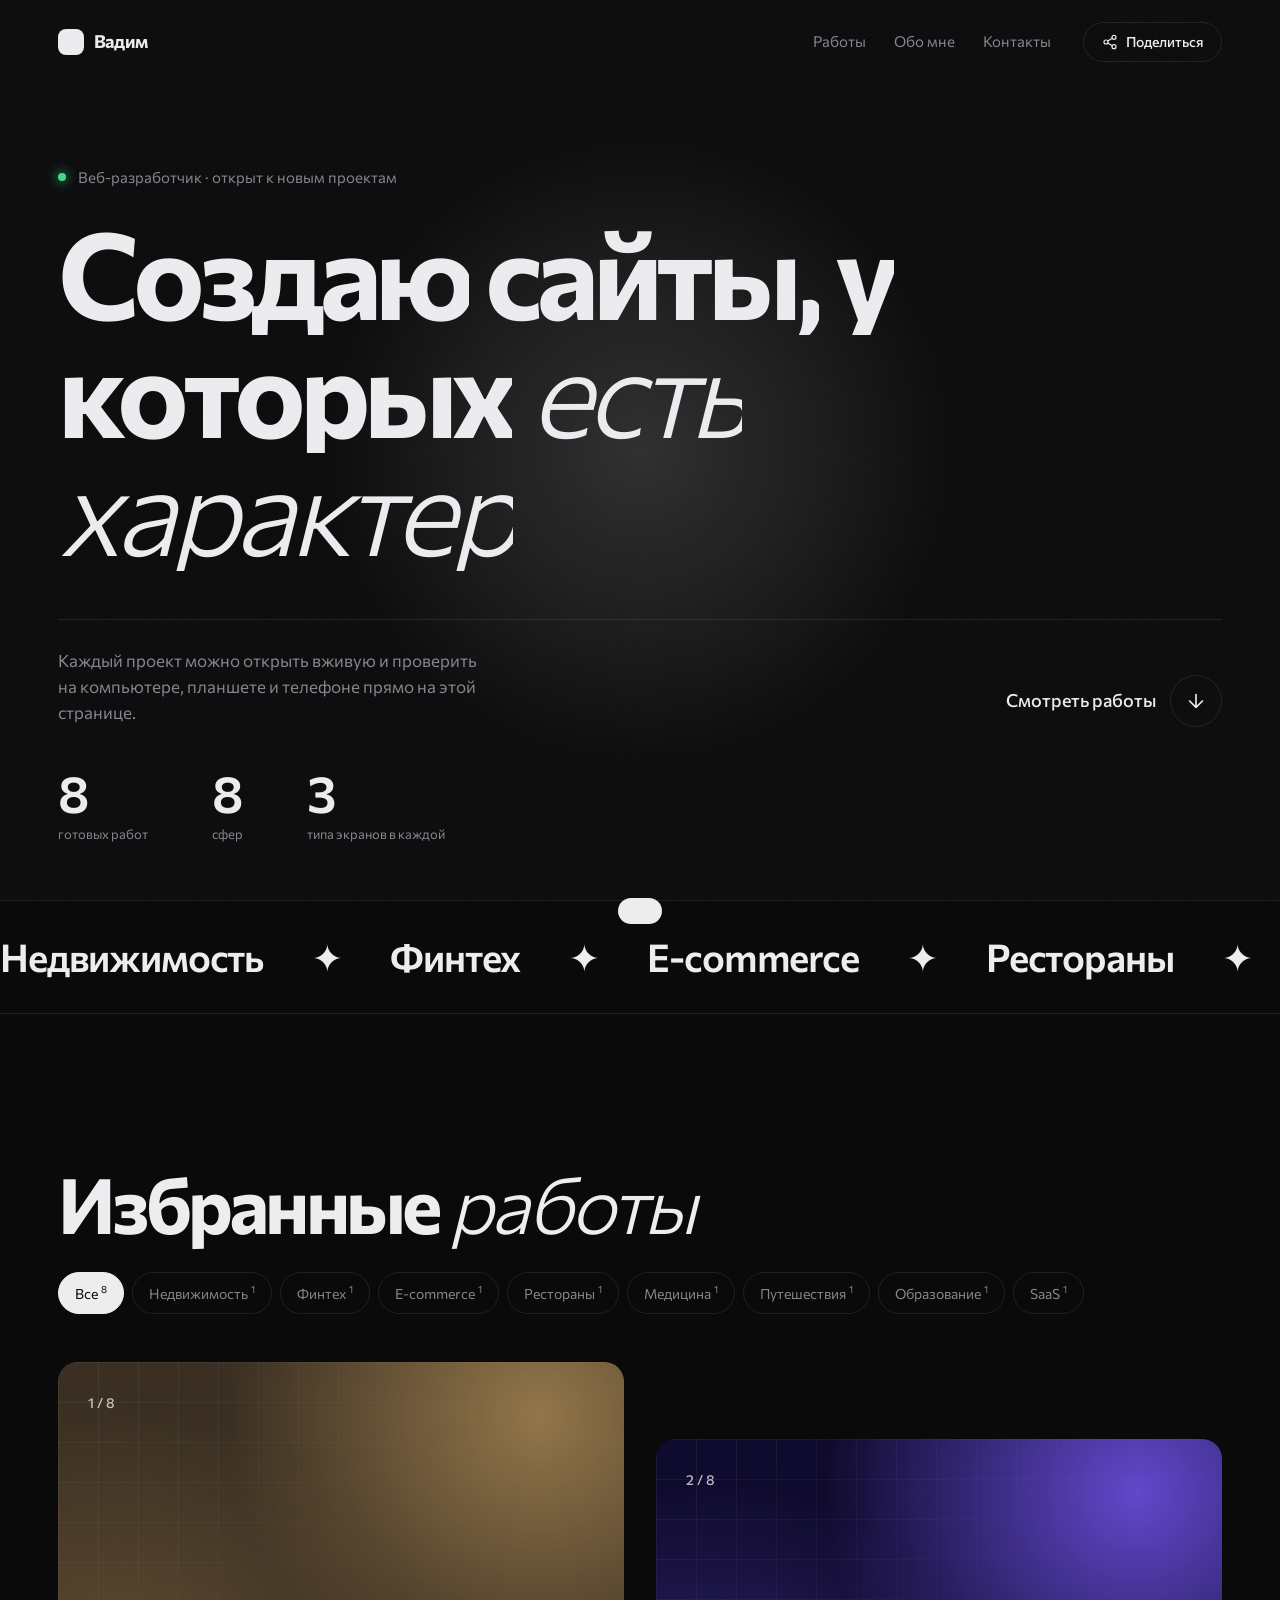
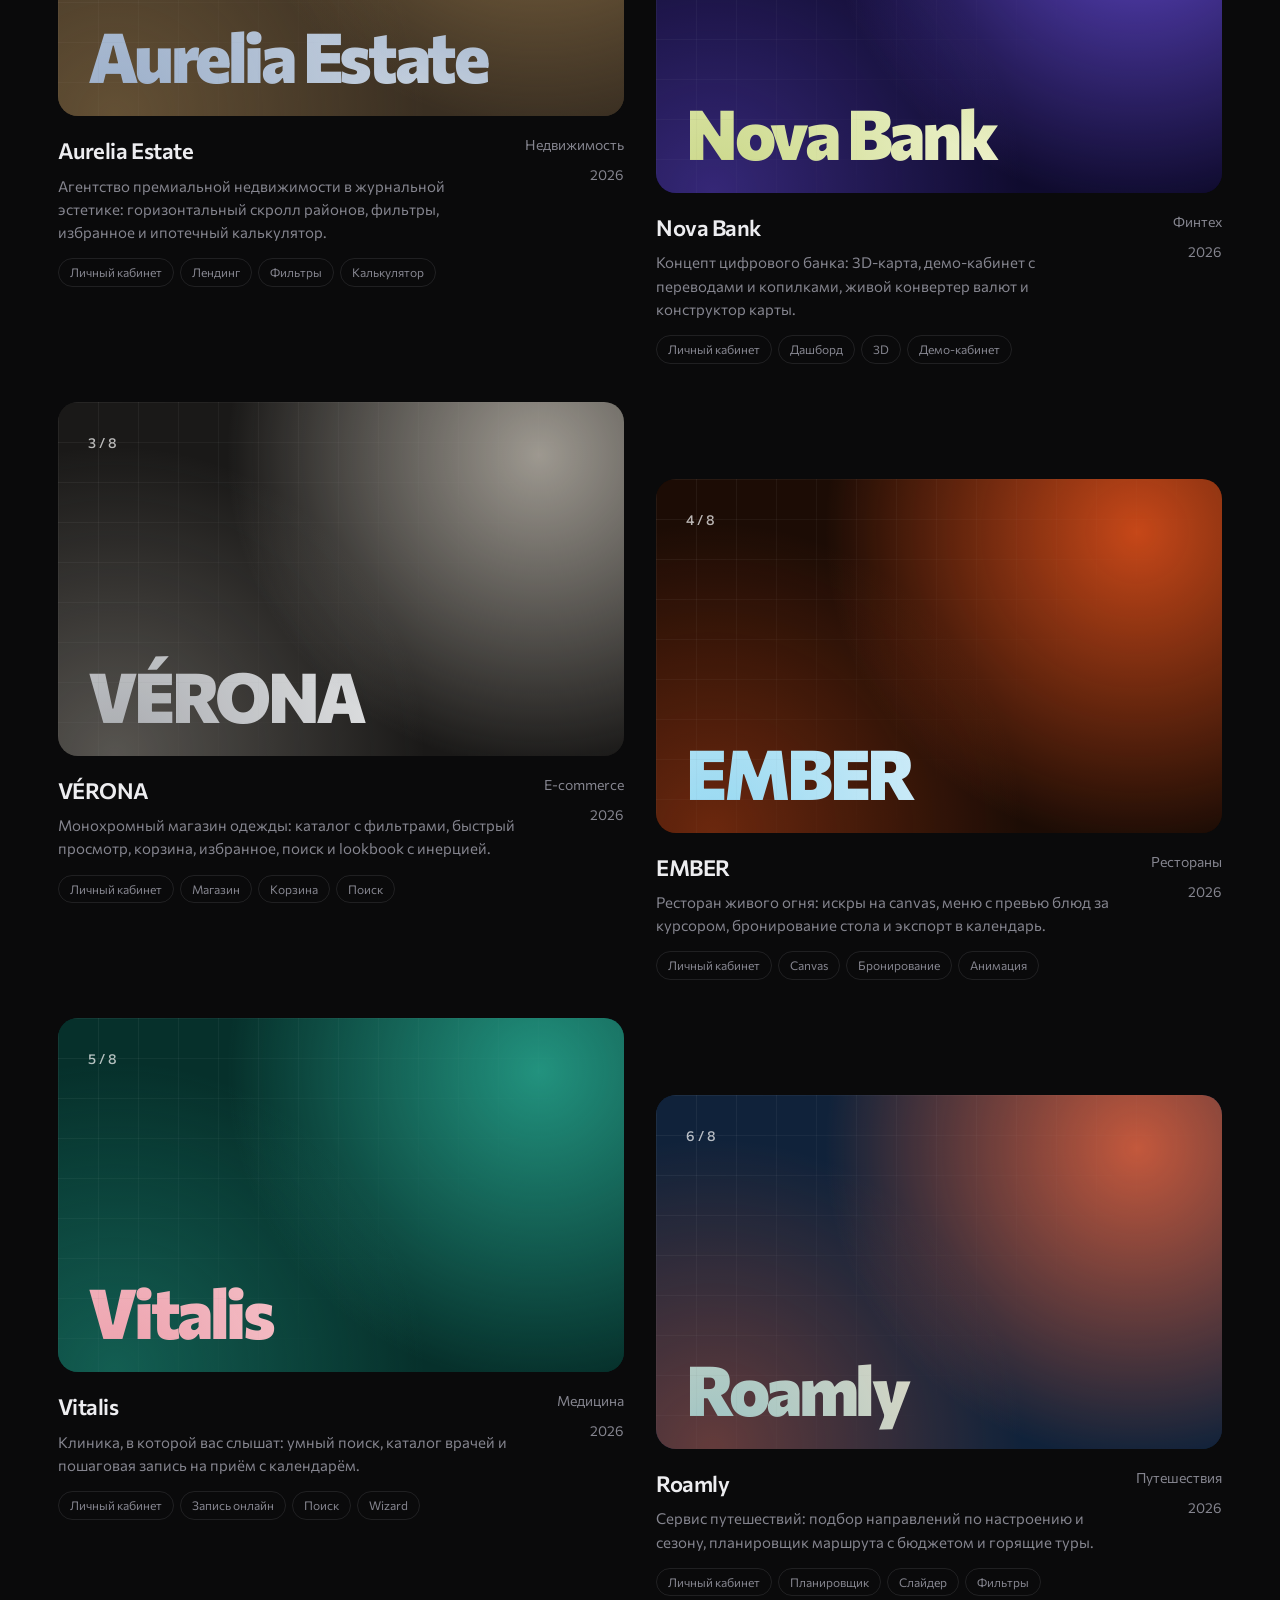
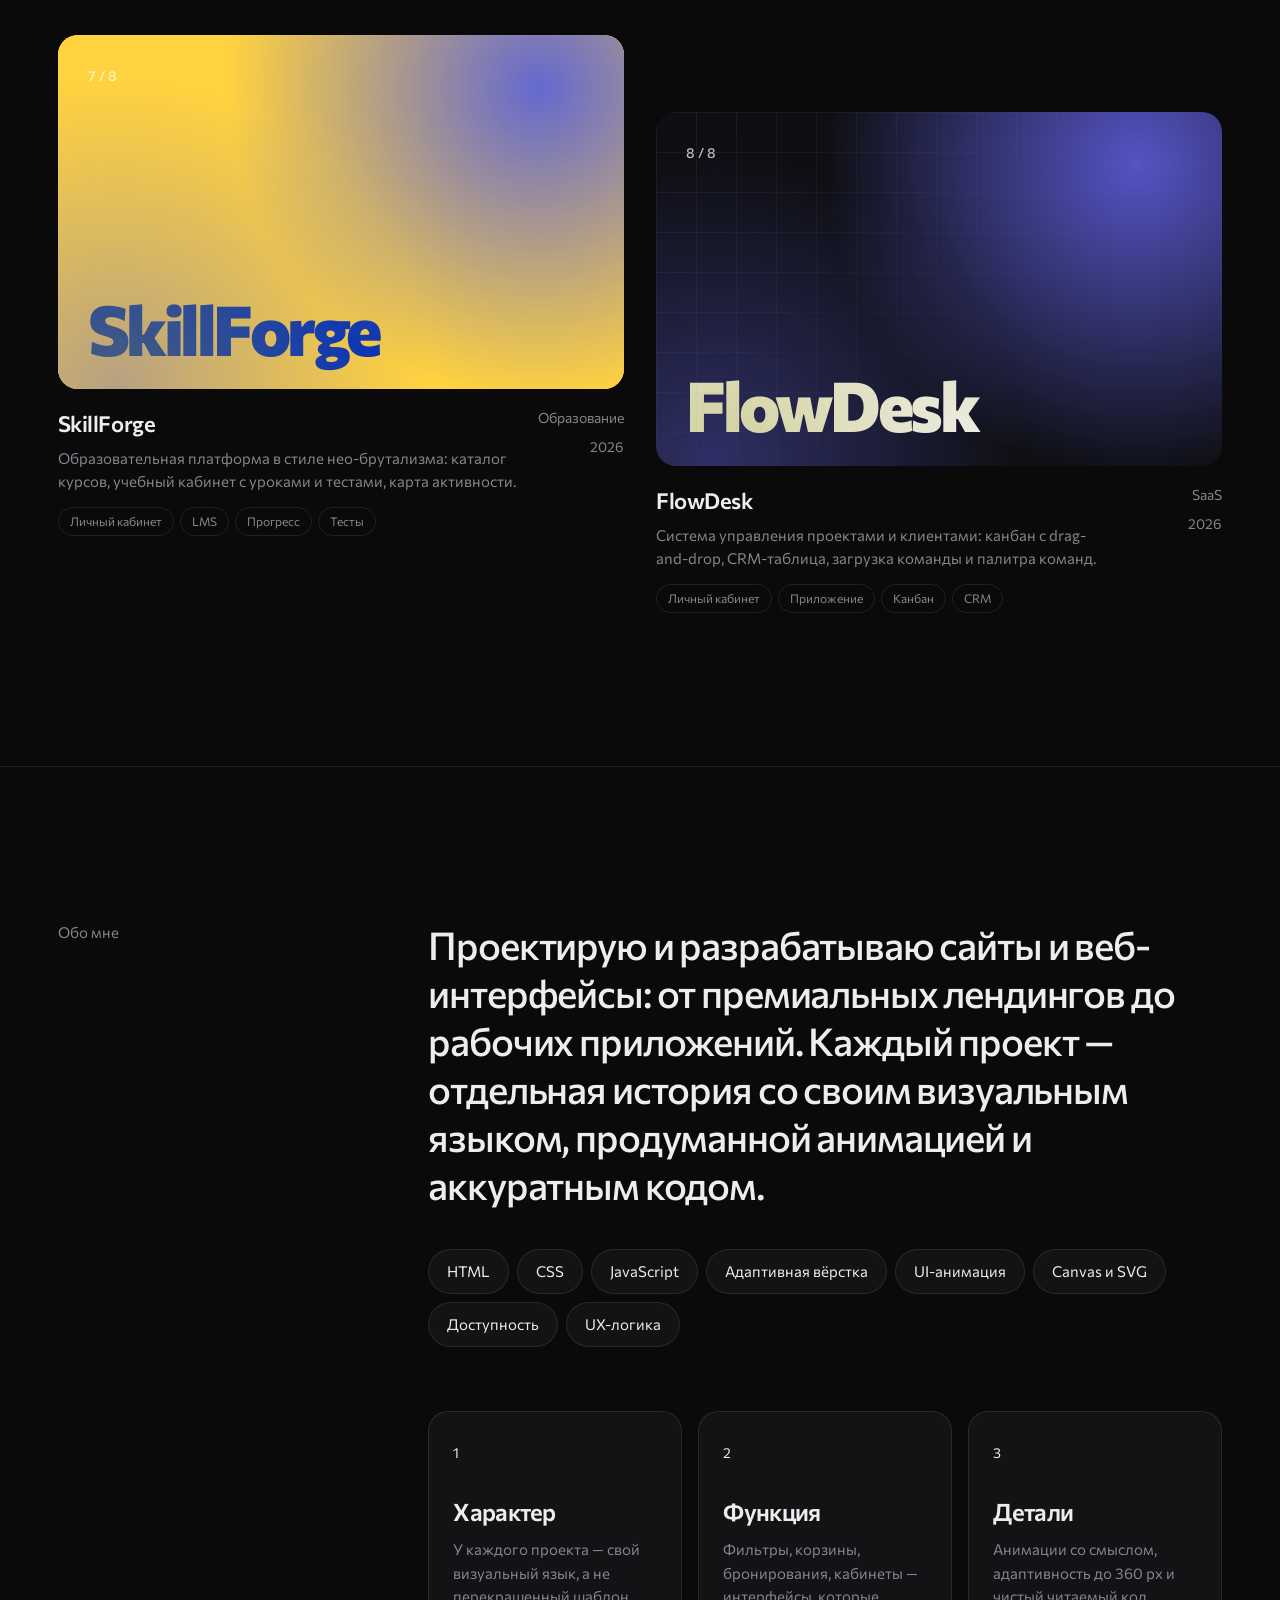
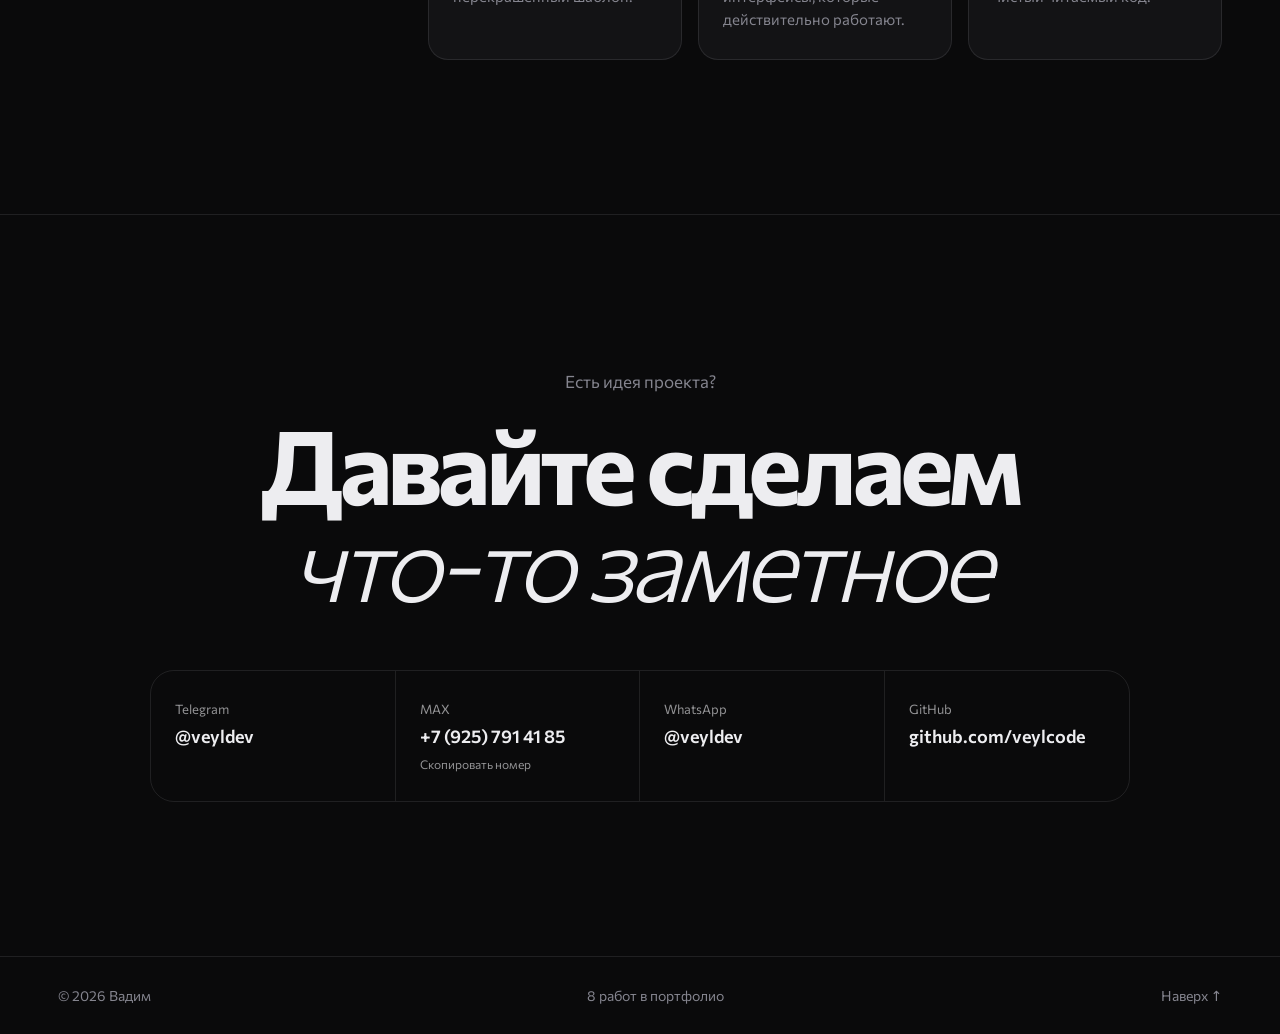
<file: index.html>
<!DOCTYPE html>
<html lang="ru">
<head>
  <meta charset="UTF-8">
  <meta name="viewport" content="width=device-width, initial-scale=1.0">
  <title>Портфолио — сайты с характером</title>
  <meta name="description" content="Портфолио веб-разработчика: интерактивные сайты для недвижимости, финтеха, e-commerce, ресторанов, медицины, туризма, образования и SaaS.">
  <meta property="og:title" content="Портфолио — сайты с характером">
  <meta property="og:description" content="Интерактивные сайты с собственным визуальным языком. Смотрите вживую на любом устройстве.">
  <meta property="og:type" content="website">
  <meta name="theme-color" content="#0a0a0b">
  <link rel="icon" href="data:image/svg+xml,%3Csvg xmlns='http://www.w3.org/2000/svg' viewBox='0 0 32 32'%3E%3Crect width='32' height='32' rx='8' fill='%23ededf0'/%3E%3Ccircle cx='16' cy='16' r='6' fill='%230a0a0b'/%3E%3C/svg%3E">
  <link rel="preconnect" href="https://fonts.googleapis.com">
  <link rel="preconnect" href="https://fonts.gstatic.com" crossorigin>
  <link href="https://fonts.googleapis.com/css2?family=Commissioner:wght@300;400;500;600;700;800&display=swap" rel="stylesheet">
  <link rel="stylesheet" href="assets/hub.css?v=c6bb14c7860f">
</head>
<body>
  <div class="spotlight" id="spotlight" aria-hidden="true"></div>

  <header class="header" id="header">
    <a href="#top" class="logo" id="logo"><span class="logo__mark"></span><span id="logoName"></span></a>
    <nav class="nav">
      <a href="#works">Работы</a>
      <a href="#about">Обо мне</a>
      <a href="#contact">Контакты</a>
    </nav>
    <button class="share-btn" id="shareBtn">
      <svg viewBox="0 0 24 24"><circle cx="18" cy="5" r="3"/><circle cx="6" cy="12" r="3"/><circle cx="18" cy="19" r="3"/><path d="m8.6 13.5 6.8 4M15.4 6.5l-6.8 4"/></svg>
      <span>Поделиться</span>
    </button>
  </header>

  <main>
    <section class="hero" id="top">
      <p class="hero__role" id="heroRole"></p>
      <h1 class="hero__title" id="heroTitle"></h1>
      <div class="hero__bottom">
        <p class="hero__lead">Каждый проект можно открыть вживую и проверить на компьютере, планшете и телефоне прямо на этой странице.</p>
        <a href="#works" class="hero__cta">
          <span>Смотреть работы</span>
          <svg viewBox="0 0 24 24"><path d="M12 5v14M5 12l7 7 7-7"/></svg>
        </a>
      </div>
      <dl class="hero__stats" id="heroStats"></dl>
    </section>

    <div class="ticker" aria-hidden="true">
      <div class="ticker__track" id="ticker"></div>
    </div>

    <section class="works" id="works">
      <div class="works__head">
        <h2 class="section-title reveal">Избранные <span class="accent">работы</span></h2>
        <div class="filters reveal" id="filters"></div>
      </div>
      <div class="grid" id="grid"></div>
    </section>

    <section class="about" id="about">
      <div class="about__label reveal">Обо мне</div>
      <div class="about__body">
        <p class="about__text reveal" id="aboutText"></p>
        <ul class="skills reveal" id="skills"></ul>
        <div class="principles">
          <article class="principle reveal">
            <span>1</span>
            <h3>Характер</h3>
            <p>У каждого проекта — свой визуальный язык, а не перекрашенный шаблон.</p>
          </article>
          <article class="principle reveal">
            <span>2</span>
            <h3>Функция</h3>
            <p>Фильтры, корзины, бронирования, кабинеты — интерфейсы, которые действительно работают.</p>
          </article>
          <article class="principle reveal">
            <span>3</span>
            <h3>Детали</h3>
            <p>Анимации со смыслом, адаптивность до 360 px и чистый читаемый код.</p>
          </article>
        </div>
      </div>
    </section>

    <section class="contact" id="contact">
      <p class="contact__kicker reveal">Есть идея проекта?</p>
      <h2 class="contact__title reveal">Давайте сделаем<br><span class="accent">что-то заметное</span></h2>
      <ul class="contact__list" id="contacts"></ul>
    </section>
  </main>

  <footer class="footer">
    <span id="footerName"></span>
    <span id="footerCount"></span>
    <a href="#top">Наверх ↑</a>
  </footer>

  <div class="viewer" id="viewer" aria-hidden="true">
    <div class="viewer__bar">
      <div class="viewer__info">
        <span class="viewer__dot" id="viewerDot"></span>
        <div>
          <b id="viewerTitle"></b>
          <small id="viewerCategory"></small>
        </div>
      </div>
      <div class="devices" id="devices">
        <button class="is-active" data-device="desktop" aria-label="Компьютер">
          <svg viewBox="0 0 24 24"><rect x="2" y="4" width="20" height="13" rx="2"/><path d="M8 21h8M12 17v4"/></svg>
          <span>ПК</span>
        </button>
        <button data-device="tablet" aria-label="Планшет">
          <svg viewBox="0 0 24 24"><rect x="5" y="2" width="14" height="20" rx="2"/><path d="M11 18h2"/></svg>
          <span>Планшет</span>
        </button>
        <button data-device="mobile" aria-label="Телефон">
          <svg viewBox="0 0 24 24"><rect x="7" y="2" width="10" height="20" rx="2"/><path d="M11 18h2"/></svg>
          <span>Телефон</span>
        </button>
      </div>
      <div class="viewer__actions">
        <button class="icon-btn" id="viewerPrev" aria-label="Предыдущая работа"><svg viewBox="0 0 24 24"><path d="m15 18-6-6 6-6"/></svg></button>
        <button class="icon-btn" id="viewerNext" aria-label="Следующая работа"><svg viewBox="0 0 24 24"><path d="m9 18 6-6-6-6"/></svg></button>
        <button class="icon-btn" id="viewerShare" aria-label="Скопировать ссылку на работу"><svg viewBox="0 0 24 24"><path d="M10 14a5 5 0 0 0 7 0l3-3a5 5 0 0 0-7-7l-1 1"/><path d="M14 10a5 5 0 0 0-7 0l-3 3a5 5 0 0 0 7 7l1-1"/></svg></button>
        <a class="viewer__open" id="viewerOpen" target="_blank" rel="noopener">Открыть сайт ↗</a>
        <button class="icon-btn" id="viewerClose" aria-label="Закрыть"><svg viewBox="0 0 24 24"><path d="m6 6 12 12M18 6 6 18"/></svg></button>
      </div>
    </div>
    <div class="viewer__stage" id="viewerStage">
      <div class="frame" id="frame">
        <div class="frame__loader" id="frameLoader"><span></span></div>
        <iframe id="viewerFrame" title="Предпросмотр сайта" loading="lazy"></iframe>
      </div>
    </div>
  </div>

  <div class="toast" id="toast" role="status"></div>

  <script src="projects.js?v=3c3fac9658bf"></script>
  <script src="assets/hub.js?v=1ea142410634"></script>
</body>
</html>
</file>
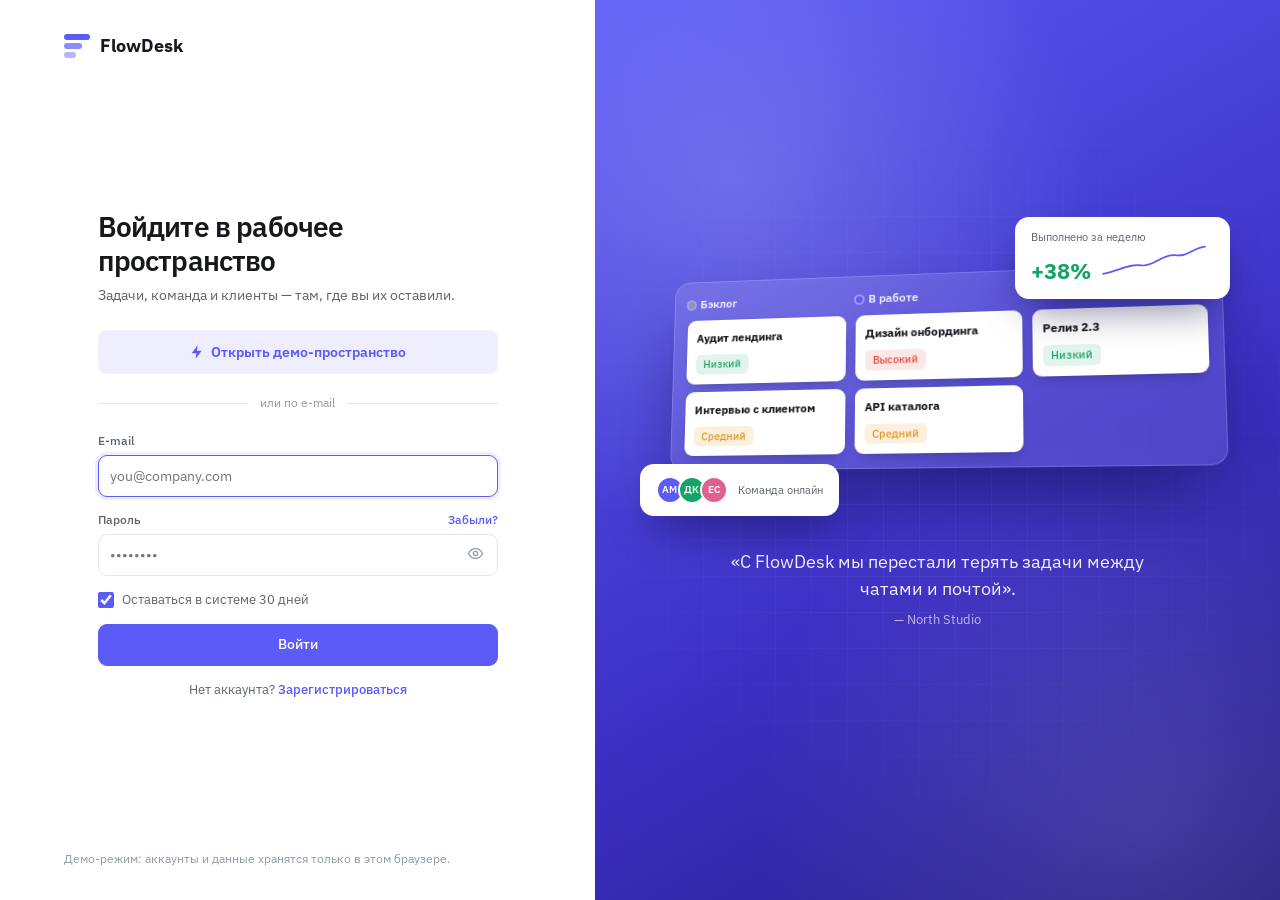
<file: flowdesk-app/index.html>
<!DOCTYPE html>
<html lang="ru" data-theme="light">
<head>
  <meta charset="UTF-8">
  <meta name="viewport" content="width=device-width, initial-scale=1.0">
  <title>FlowDesk — задачи, команда и клиенты в одном потоке</title>
  <meta name="description" content="FlowDesk — онлайн-сервис управления проектами и клиентами. Демо-версия с локальным хранением данных.">
  <link rel="preconnect" href="https://fonts.googleapis.com">
  <link rel="preconnect" href="https://fonts.gstatic.com" crossorigin>
  <link href="https://fonts.googleapis.com/css2?family=IBM+Plex+Mono:wght@400;500&family=IBM+Plex+Sans:wght@400;500;600;700&display=swap" rel="stylesheet">
  <link rel="stylesheet" href="styles.css?v=6851c9fe927c">
  <link rel="stylesheet" href="account.css?v=2b1e70dfdc2d">
</head>
<body>
  <section class="gate" data-when="out" data-auth-root data-view="login">
    <div class="gate__form">
      <div class="gate__brand">
        <span class="brand-mark"><i></i><i></i><i></i></span>
        <b>FlowDesk</b>
      </div>

      <div class="gate__inner">
        <h1 class="gate__title">
          <span data-pane="login">Войдите в рабочее пространство</span>
          <span data-pane="register" hidden>Создайте рабочее пространство</span>
          <span data-pane="reset" hidden>Восстановление доступа</span>
        </h1>
        <p class="gate__lead" data-pane="login">Задачи, команда и клиенты — там, где вы их оставили.</p>
        <p class="gate__lead" data-pane="register" hidden>Бесплатно для команд до 10 человек. Без карты.</p>

        <button class="btn gate__demo" data-auth-demo>
          <svg viewBox="0 0 24 24"><path d="M13 2 4 14h7l-1 8 9-12h-7l1-8Z"/></svg>
          Открыть демо-пространство
        </button>
        <div class="gate__divider"><span>или по e-mail</span></div>

        <form class="g-form" data-auth-form="login" data-pane="login">
          <label class="field" data-field>
            <span>E-mail</span>
            <input type="email" name="email" placeholder="you@company.com" autocomplete="email">
            <small data-field-error></small>
          </label>
          <label class="field" data-field>
            <span class="g-form__label-row">Пароль <button class="link" data-auth-switch="reset">Забыли?</button></span>
            <input type="password" name="password" placeholder="••••••••" autocomplete="current-password">
            <button class="g-eye" data-toggle-password aria-label="Показать пароль"><svg viewBox="0 0 24 24"><path d="M2 12s3.5-7 10-7 10 7 10 7-3.5 7-10 7S2 12 2 12Z"/><circle cx="12" cy="12" r="3"/></svg></button>
            <small data-field-error></small>
          </label>
          <label class="g-check"><input type="checkbox" name="remember" checked>Оставаться в системе 30 дней</label>
          <p class="form-error" data-form-error hidden></p>
          <button class="btn btn--primary btn--block" type="submit">Войти</button>
          <p class="g-form__switch">Нет аккаунта? <button class="link" data-auth-switch="register">Зарегистрироваться</button></p>
        </form>

        <form class="g-form" data-auth-form="register" data-pane="register" hidden>
          <label class="field" data-field>
            <span>Имя и фамилия</span>
            <input type="text" name="name" placeholder="Алина Морозова" autocomplete="name">
            <small data-field-error></small>
          </label>
          <label class="field" data-field>
            <span>Рабочий e-mail</span>
            <input type="email" name="email" placeholder="you@company.com" autocomplete="email">
            <small data-field-error></small>
          </label>
          <label class="field" data-field>
            <span>Пароль</span>
            <input type="password" name="password" placeholder="Минимум 8 символов" autocomplete="new-password">
            <button class="g-eye" data-toggle-password aria-label="Показать пароль"><svg viewBox="0 0 24 24"><path d="M2 12s3.5-7 10-7 10 7 10 7-3.5 7-10 7S2 12 2 12Z"/><circle cx="12" cy="12" r="3"/></svg></button>
            <small data-field-error></small>
          </label>
          <div class="g-strength" data-strength><i></i><i></i><i></i><i></i><span data-strength-label></span></div>
          <label class="field" data-field>
            <span>Повторите пароль</span>
            <input type="password" name="confirm" placeholder="••••••••" autocomplete="new-password">
            <small data-field-error></small>
          </label>
          <label class="g-check" data-field>
            <input type="checkbox" name="agree">Принимаю условия использования
            <small data-field-error></small>
          </label>
          <p class="form-error" data-form-error hidden></p>
          <button class="btn btn--primary btn--block" type="submit">Создать пространство</button>
          <p class="g-form__switch">Уже есть аккаунт? <button class="link" data-auth-switch="login">Войти</button></p>
        </form>

        <form class="g-form" data-auth-form="reset" data-pane="reset" hidden>
          <label class="field" data-field>
            <span>E-mail</span>
            <input type="email" name="email" placeholder="you@company.com" autocomplete="email">
            <small data-field-error></small>
          </label>
          <p class="g-success" data-form-success hidden></p>
          <button class="btn btn--primary btn--block" type="submit">Отправить ссылку</button>
          <p class="g-form__switch"><button class="link" data-auth-switch="login">← Вернуться ко входу</button></p>
        </form>
      </div>

      <p class="gate__note">Демо-режим: аккаунты и данные хранятся только в этом браузере.</p>
    </div>

    <div class="gate__showcase" aria-hidden="true">
      <div class="showcase">
        <div class="showcase__stat showcase__stat--a">
          <small>Выполнено за неделю</small>
          <b>+38%</b>
          <svg viewBox="0 0 120 40"><path d="M0 34 C20 30 30 22 45 24 S70 10 85 12 S105 4 120 2"/></svg>
        </div>
        <div class="showcase__board">
          <div class="showcase__col">
            <span class="showcase__head"><i style="--c:#9198a6"></i>Бэклог</span>
            <div class="showcase__card"><b>Аудит лендинга</b><span class="tag tag--low">Низкий</span></div>
            <div class="showcase__card"><b>Интервью с клиентом</b><span class="tag tag--medium">Средний</span></div>
          </div>
          <div class="showcase__col">
            <span class="showcase__head"><i style="--c:#5b5bf7"></i>В работе</span>
            <div class="showcase__card showcase__card--moving"><b>Дизайн онбординга</b><span class="tag tag--high">Высокий</span></div>
            <div class="showcase__card"><b>API каталога</b><span class="tag tag--medium">Средний</span></div>
          </div>
          <div class="showcase__col">
            <span class="showcase__head"><i style="--c:#16a36a"></i>Готово</span>
            <div class="showcase__card"><b>Релиз 2.3</b><span class="tag tag--low">Низкий</span></div>
          </div>
        </div>
        <div class="showcase__stat showcase__stat--b">
          <span class="showcase__avatars"><i style="--c:#5b5bf7">АМ</i><i style="--c:#16a36a">ДК</i><i style="--c:#e0618f">ЕС</i></span>
          <small>Команда онлайн</small>
        </div>
      </div>
      <p class="gate__quote">«С FlowDesk мы перестали терять задачи между чатами и почтой».<span>— North Studio</span></p>
    </div>
  </section>

  <div class="app" data-when="in">
    <aside class="sidebar" id="sidebar">
      <div class="sidebar__brand">
        <span class="brand-mark"><i></i><i></i><i></i></span>
        <b>FlowDesk</b>
      </div>

      <button class="workspace">
        <span class="workspace__avatar">NS</span>
        <span class="workspace__info"><b>North Studio</b><small>Команда · 6 человек</small></span>
      </button>

      <nav class="menu" id="menu">
        <button class="menu__item is-active" data-view="dashboard">
          <svg viewBox="0 0 24 24"><rect x="3" y="3" width="7" height="9" rx="2"/><rect x="14" y="3" width="7" height="5" rx="2"/><rect x="14" y="12" width="7" height="9" rx="2"/><rect x="3" y="16" width="7" height="5" rx="2"/></svg>
          Обзор
        </button>
        <button class="menu__item" data-view="board">
          <svg viewBox="0 0 24 24"><rect x="3" y="4" width="5" height="16" rx="1.5"/><rect x="10" y="4" width="5" height="11" rx="1.5"/><rect x="17" y="4" width="4" height="7" rx="1.5"/></svg>
          Задачи
          <span class="menu__badge" id="openBadge">0</span>
        </button>
        <button class="menu__item" data-view="clients">
          <svg viewBox="0 0 24 24"><path d="M16 20v-1a4 4 0 0 0-4-4H7a4 4 0 0 0-4 4v1"/><circle cx="9.5" cy="8" r="3.5"/><path d="M21 20v-1a4 4 0 0 0-3-3.8M16 4.3a3.5 3.5 0 0 1 0 6.9"/></svg>
          Клиенты
        </button>
        <button class="menu__item" data-view="team">
          <svg viewBox="0 0 24 24"><circle cx="12" cy="8" r="4"/><path d="M4 21a8 8 0 0 1 16 0"/></svg>
          Команда
        </button>
      </nav>

      <div class="sidebar__footer">
        <button class="me" id="meBtn">
          <span class="avatar me__avatar" data-auth-initials></span>
          <span class="me__info"><b data-auth-name></b><small data-auth-email></small></span>
          <svg viewBox="0 0 24 24"><circle cx="12" cy="5" r="1"/><circle cx="12" cy="12" r="1"/><circle cx="12" cy="19" r="1"/></svg>
        </button>
        <div class="demo-note">
          <b>Демо-режим</b>
          <span>Данные хранятся только в вашем браузере.</span>
          <button id="resetData">Сбросить данные</button>
        </div>
        <button class="theme-toggle" id="themeToggle" aria-label="Сменить тему">
          <span class="theme-toggle__track"><span class="theme-toggle__thumb"></span></span>
          <span id="themeLabel">Тёмная тема</span>
        </button>
      </div>
    </aside>

    <div class="sidebar-backdrop" id="sidebarBackdrop"></div>

    <div class="main">
      <header class="topbar">
        <button class="icon-btn mobile-only" id="openSidebar" aria-label="Меню">
          <svg viewBox="0 0 24 24"><path d="M4 7h16M4 12h16M4 17h16"/></svg>
        </button>
        <div class="topbar__title">
          <small id="viewEyebrow">North Studio</small>
          <h1 id="viewTitle">Обзор</h1>
        </div>
        <button class="search-trigger" id="openPalette">
          <svg viewBox="0 0 24 24"><circle cx="11" cy="11" r="7"/><path d="m20 20-4-4"/></svg>
          <span>Поиск и команды</span>
          <kbd>Ctrl K</kbd>
        </button>
        <div class="notifications">
          <button class="icon-btn" id="bellBtn" aria-label="Уведомления">
            <svg viewBox="0 0 24 24"><path d="M6 8a6 6 0 1 1 12 0c0 7 3 9 3 9H3s3-2 3-9M10 21h4"/></svg>
            <span class="dot" id="bellDot"></span>
          </button>
          <div class="dropdown" id="notifications"></div>
        </div>
        <button class="btn btn--primary" id="newTaskBtn">
          <svg viewBox="0 0 24 24"><path d="M12 5v14M5 12h14"/></svg>
          <span>Задача</span>
        </button>
      </header>

      <section class="view is-active" data-view="dashboard">
        <div class="greeting">
          <h2 id="greeting">Добрый день, Алина</h2>
          <p id="greetingSub"></p>
        </div>

        <div class="kpis" id="kpis"></div>

        <div class="dash-grid">
          <article class="panel panel--chart">
            <div class="panel__head">
              <h3>Выполненные задачи</h3>
              <div class="segmented" id="chartRange">
                <button class="is-active" data-range="14">14 дней</button>
                <button data-range="30">30 дней</button>
              </div>
            </div>
            <div class="chart" id="chart"></div>
          </article>

          <article class="panel">
            <div class="panel__head">
              <h3>Мои задачи</h3>
              <button class="link" data-goto="board">Все →</button>
            </div>
            <ul class="todo" id="myTasks"></ul>
          </article>

          <article class="panel">
            <div class="panel__head"><h3>Статусы</h3></div>
            <div class="status-bars" id="statusBars"></div>
          </article>

          <article class="panel">
            <div class="panel__head"><h3>Активность</h3></div>
            <ul class="feed" id="feed"></ul>
          </article>
        </div>
      </section>

      <section class="view" data-view="board">
        <div class="board-toolbar">
          <div class="avatar-filter" id="assigneeFilter"></div>
          <div class="segmented" id="priorityFilter">
            <button class="is-active" data-priority="all">Все</button>
            <button data-priority="high">Высокий</button>
            <button data-priority="medium">Средний</button>
            <button data-priority="low">Низкий</button>
          </div>
        </div>
        <div class="board" id="board"></div>
      </section>

      <section class="view" data-view="clients">
        <div class="clients-toolbar">
          <label class="input-search">
            <svg viewBox="0 0 24 24"><circle cx="11" cy="11" r="7"/><path d="m20 20-4-4"/></svg>
            <input type="search" id="clientSearch" placeholder="Поиск по компании или контакту">
          </label>
          <div class="segmented" id="clientStatusFilter">
            <button class="is-active" data-status="all">Все</button>
            <button data-status="active">Активные</button>
            <button data-status="lead">Лиды</button>
            <button data-status="paused">Пауза</button>
          </div>
          <button class="btn" id="newClientBtn">
            <svg viewBox="0 0 24 24"><path d="M12 5v14M5 12h14"/></svg>
            Клиент
          </button>
        </div>
        <div class="table-wrap">
          <table class="table">
            <thead>
              <tr>
                <th><button data-sort="company">Компания</button></th>
                <th><button data-sort="contact">Контакт</button></th>
                <th><button data-sort="status">Статус</button></th>
                <th><button data-sort="value">Сумма сделок</button></th>
                <th><button data-sort="tasks">Задачи</button></th>
                <th><button data-sort="updated">Обновлено</button></th>
              </tr>
            </thead>
            <tbody id="clientsBody"></tbody>
          </table>
        </div>
      </section>

      <section class="view" data-view="team">
        <div class="team" id="team"></div>
      </section>
    </div>
  </div>

  <aside class="drawer" id="clientDrawer" aria-hidden="true">
    <div class="drawer__head">
      <h3 id="drawerTitle"></h3>
      <button class="icon-btn" data-close-drawer aria-label="Закрыть"><svg viewBox="0 0 24 24"><path d="m6 6 12 12M18 6 6 18"/></svg></button>
    </div>
    <div class="drawer__body" id="drawerBody"></div>
  </aside>

  <div class="modal" id="taskModal" aria-hidden="true">
    <div class="modal__backdrop" data-close-modal></div>
    <form class="modal__panel" id="taskForm" novalidate>
      <div class="modal__head">
        <h3 id="taskModalTitle">Новая задача</h3>
        <button type="button" class="icon-btn" data-close-modal aria-label="Закрыть"><svg viewBox="0 0 24 24"><path d="m6 6 12 12M18 6 6 18"/></svg></button>
      </div>
      <label class="field field--title">
        <input name="title" placeholder="Название задачи" required minlength="3" autocomplete="off">
      </label>
      <label class="field">
        <span>Описание</span>
        <textarea name="description" rows="3" placeholder="Детали, ссылки, критерии готовности"></textarea>
      </label>
      <div class="field-grid">
        <label class="field">
          <span>Статус</span>
          <select name="status" id="taskStatus"></select>
        </label>
        <label class="field">
          <span>Приоритет</span>
          <select name="priority">
            <option value="high">Высокий</option>
            <option value="medium">Средний</option>
            <option value="low">Низкий</option>
          </select>
        </label>
        <label class="field">
          <span>Исполнитель</span>
          <select name="assignee" id="taskAssignee"></select>
        </label>
        <label class="field">
          <span>Клиент</span>
          <select name="client" id="taskClient"></select>
        </label>
        <label class="field">
          <span>Срок</span>
          <input type="date" name="due">
        </label>
        <label class="field">
          <span>Оценка, ч</span>
          <input type="number" name="estimate" min="1" max="200" value="4">
        </label>
      </div>
      <p class="form-error" id="taskError"></p>
      <div class="modal__foot">
        <button type="button" class="btn btn--danger" id="deleteTask">Удалить</button>
        <button type="submit" class="btn btn--primary">Сохранить</button>
      </div>
    </form>
  </div>

  <div class="modal" id="clientModal" aria-hidden="true">
    <div class="modal__backdrop" data-close-modal></div>
    <form class="modal__panel" id="clientForm" novalidate>
      <div class="modal__head">
        <h3>Новый клиент</h3>
        <button type="button" class="icon-btn" data-close-modal aria-label="Закрыть"><svg viewBox="0 0 24 24"><path d="m6 6 12 12M18 6 6 18"/></svg></button>
      </div>
      <div class="field-grid">
        <label class="field">
          <span>Компания</span>
          <input name="company" required minlength="2">
        </label>
        <label class="field">
          <span>Контактное лицо</span>
          <input name="contact" required minlength="2">
        </label>
        <label class="field">
          <span>E-mail</span>
          <input name="email" type="email" required>
        </label>
        <label class="field">
          <span>Статус</span>
          <select name="status">
            <option value="lead">Лид</option>
            <option value="active">Активный</option>
            <option value="paused">Пауза</option>
          </select>
        </label>
        <label class="field">
          <span>Сумма сделок, ₽</span>
          <input name="value" type="number" min="0" step="10000" value="300000">
        </label>
        <label class="field">
          <span>Отрасль</span>
          <input name="industry" placeholder="Например, ритейл">
        </label>
      </div>
      <p class="form-error" id="clientError"></p>
      <div class="modal__foot">
        <span></span>
        <button type="submit" class="btn btn--primary">Добавить клиента</button>
      </div>
    </form>
  </div>

  <div class="palette" id="palette" aria-hidden="true">
    <div class="palette__backdrop" data-close-palette></div>
    <div class="palette__panel" role="dialog" aria-modal="true">
      <label class="palette__input">
        <svg viewBox="0 0 24 24"><circle cx="11" cy="11" r="7"/><path d="m20 20-4-4"/></svg>
        <input type="text" id="paletteInput" placeholder="Найдите задачу, клиента или действие…" autocomplete="off">
        <kbd>Esc</kbd>
      </label>
      <ul class="palette__list" id="paletteList"></ul>
      <div class="palette__hint"><span><kbd>↑</kbd><kbd>↓</kbd> навигация</span><span><kbd>Enter</kbd> выбрать</span></div>
    </div>
  </div>

  <div class="toasts" id="toasts"></div>

  <div class="modal" id="profileModal" aria-hidden="true">
    <div class="modal__backdrop" data-close-profile></div>
    <div class="modal__panel profile">
      <div class="modal__head">
        <h3>Настройки аккаунта</h3>
        <button type="button" class="icon-btn" data-close-profile aria-label="Закрыть"><svg viewBox="0 0 24 24"><path d="m6 6 12 12M18 6 6 18"/></svg></button>
      </div>
      <div class="profile__hero">
        <span class="avatar avatar--lg" data-auth-initials></span>
        <div>
          <b data-auth-name></b>
          <small><span data-auth-email></span> · с <span data-auth-since></span></small>
        </div>
      </div>
      <div class="segmented profile__tabs" id="profileTabs">
        <button class="is-active" data-ptab="profile">Профиль</button>
        <button data-ptab="security">Безопасность</button>
      </div>

      <form class="g-form" data-auth-form="profile" data-ppanel="profile">
        <div class="field-grid">
          <label class="field" data-field>
            <span>Имя и фамилия</span>
            <input type="text" name="name">
            <small data-field-error></small>
          </label>
          <label class="field" data-field>
            <span>Телефон</span>
            <input type="tel" name="phone" placeholder="+7 900 000-00-00">
            <small data-field-error></small>
          </label>
        </div>
        <label class="field" data-field>
          <span>E-mail</span>
          <input type="email" name="email" readonly>
        </label>
        <p class="g-success" data-form-success hidden></p>
        <div class="modal__foot">
          <button type="button" class="btn btn--danger" data-auth-logout>Выйти</button>
          <button type="submit" class="btn btn--primary">Сохранить</button>
        </div>
      </form>

      <form class="g-form" data-auth-form="password" data-ppanel="security" hidden>
        <label class="field" data-field>
          <span>Текущий пароль</span>
          <input type="password" name="current" autocomplete="current-password">
          <small data-field-error></small>
        </label>
        <div class="field-grid">
          <label class="field" data-field>
            <span>Новый пароль</span>
            <input type="password" name="password" autocomplete="new-password">
            <button class="g-eye" data-toggle-password aria-label="Показать пароль"><svg viewBox="0 0 24 24"><path d="M2 12s3.5-7 10-7 10 7 10 7-3.5 7-10 7S2 12 2 12Z"/><circle cx="12" cy="12" r="3"/></svg></button>
            <small data-field-error></small>
          </label>
          <label class="field" data-field>
            <span>Повторите пароль</span>
            <input type="password" name="confirm" autocomplete="new-password">
            <small data-field-error></small>
          </label>
        </div>
        <div class="g-strength" data-strength><i></i><i></i><i></i><i></i><span data-strength-label></span></div>
        <p class="form-error" data-form-error hidden></p>
        <p class="g-success" data-form-success hidden></p>
        <div class="modal__foot">
          <span class="profile__session" id="sessionInfo"></span>
          <button type="submit" class="btn btn--primary">Обновить пароль</button>
        </div>
      </form>
    </div>
  </div>

  <script src="auth.js?v=54d93c96dfa7"></script>
  <script src="script.js?v=7d62396e2336"></script>
  <script src="account.js?v=dc2eda9f0840"></script>
</body>
</html>
</file>
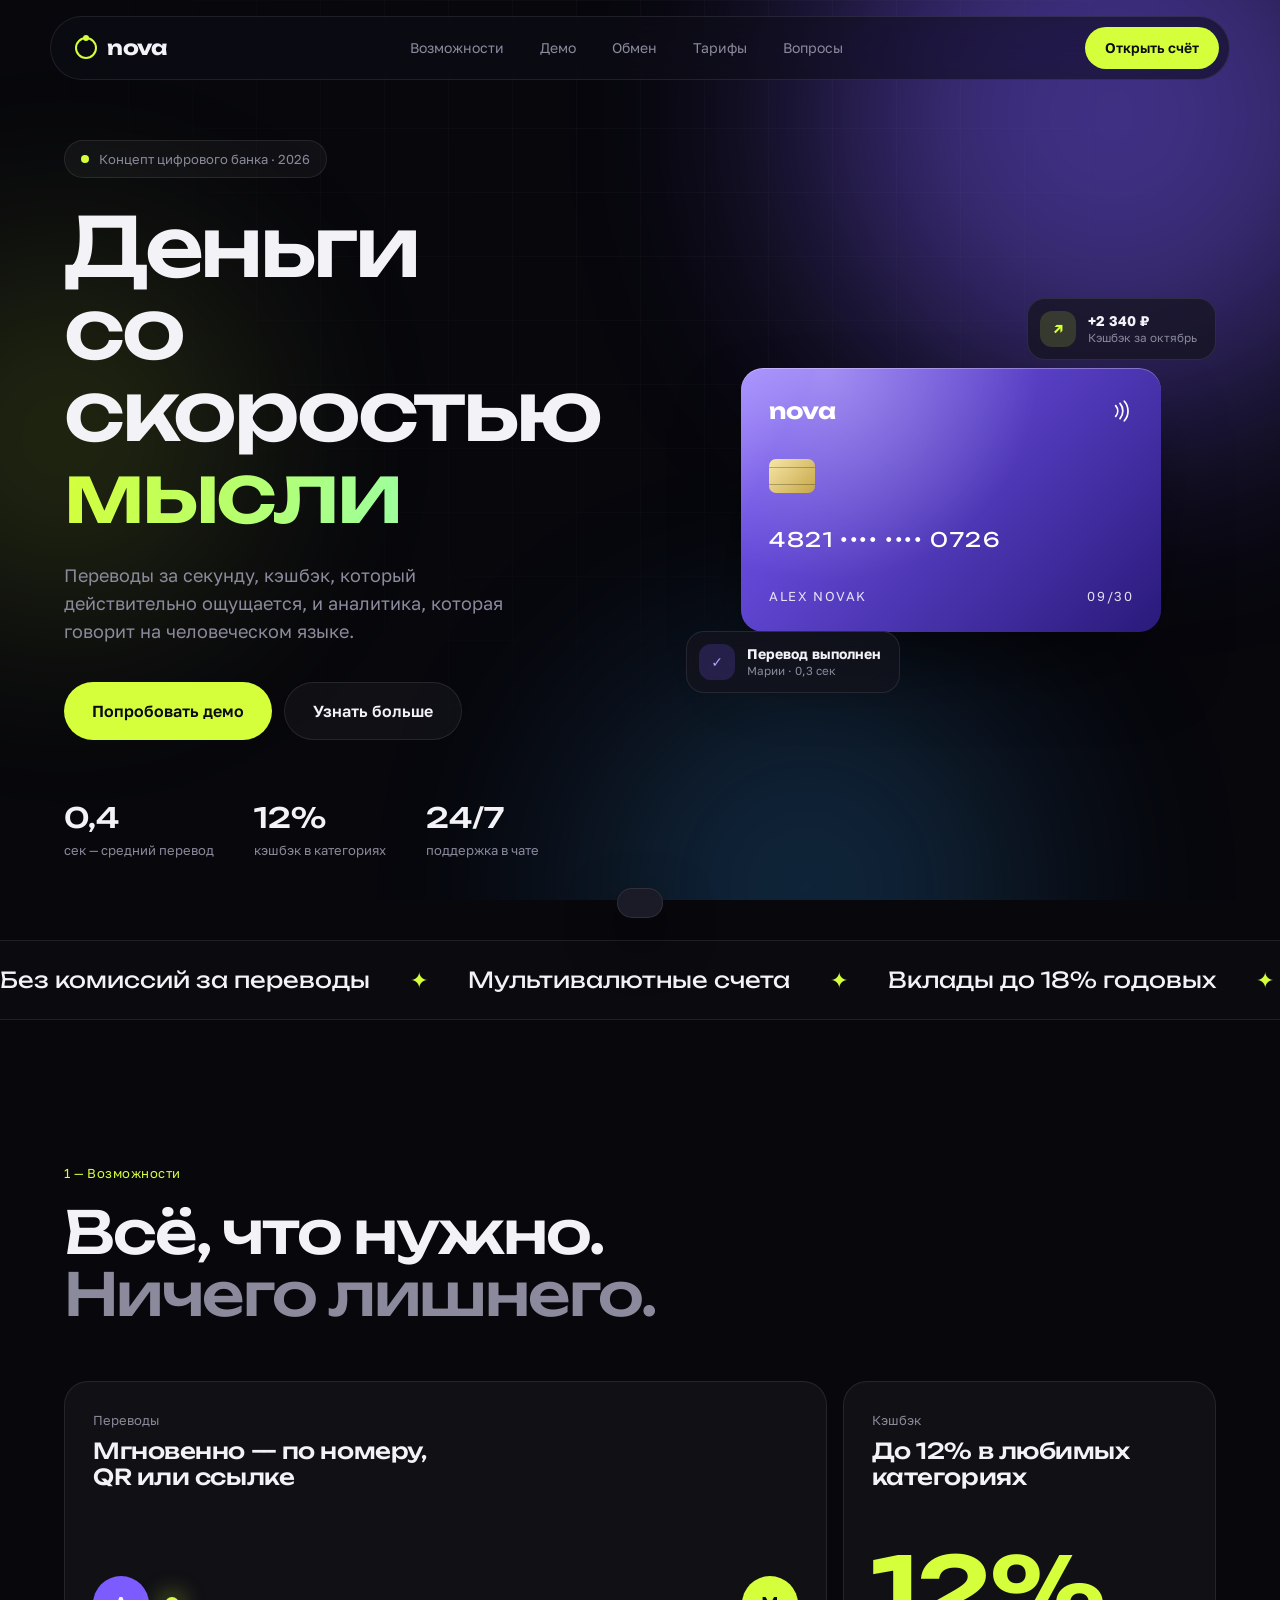
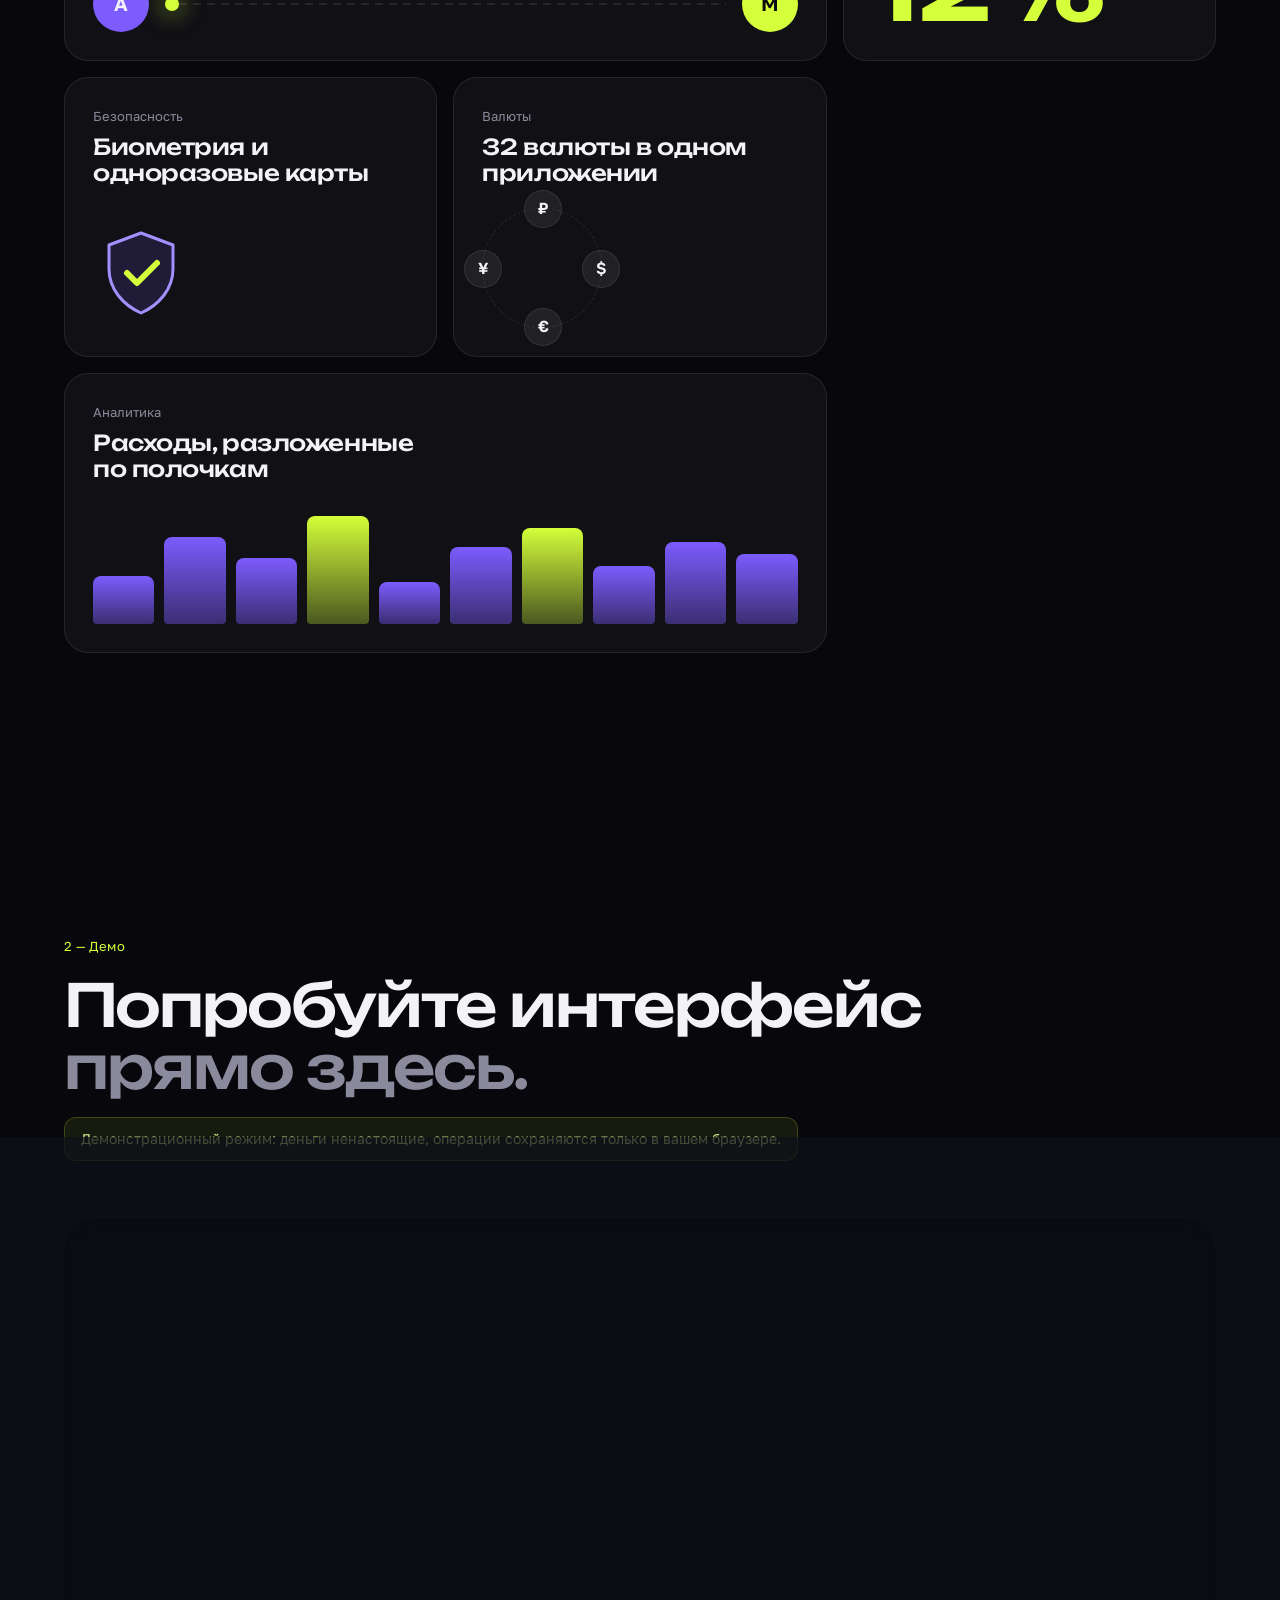
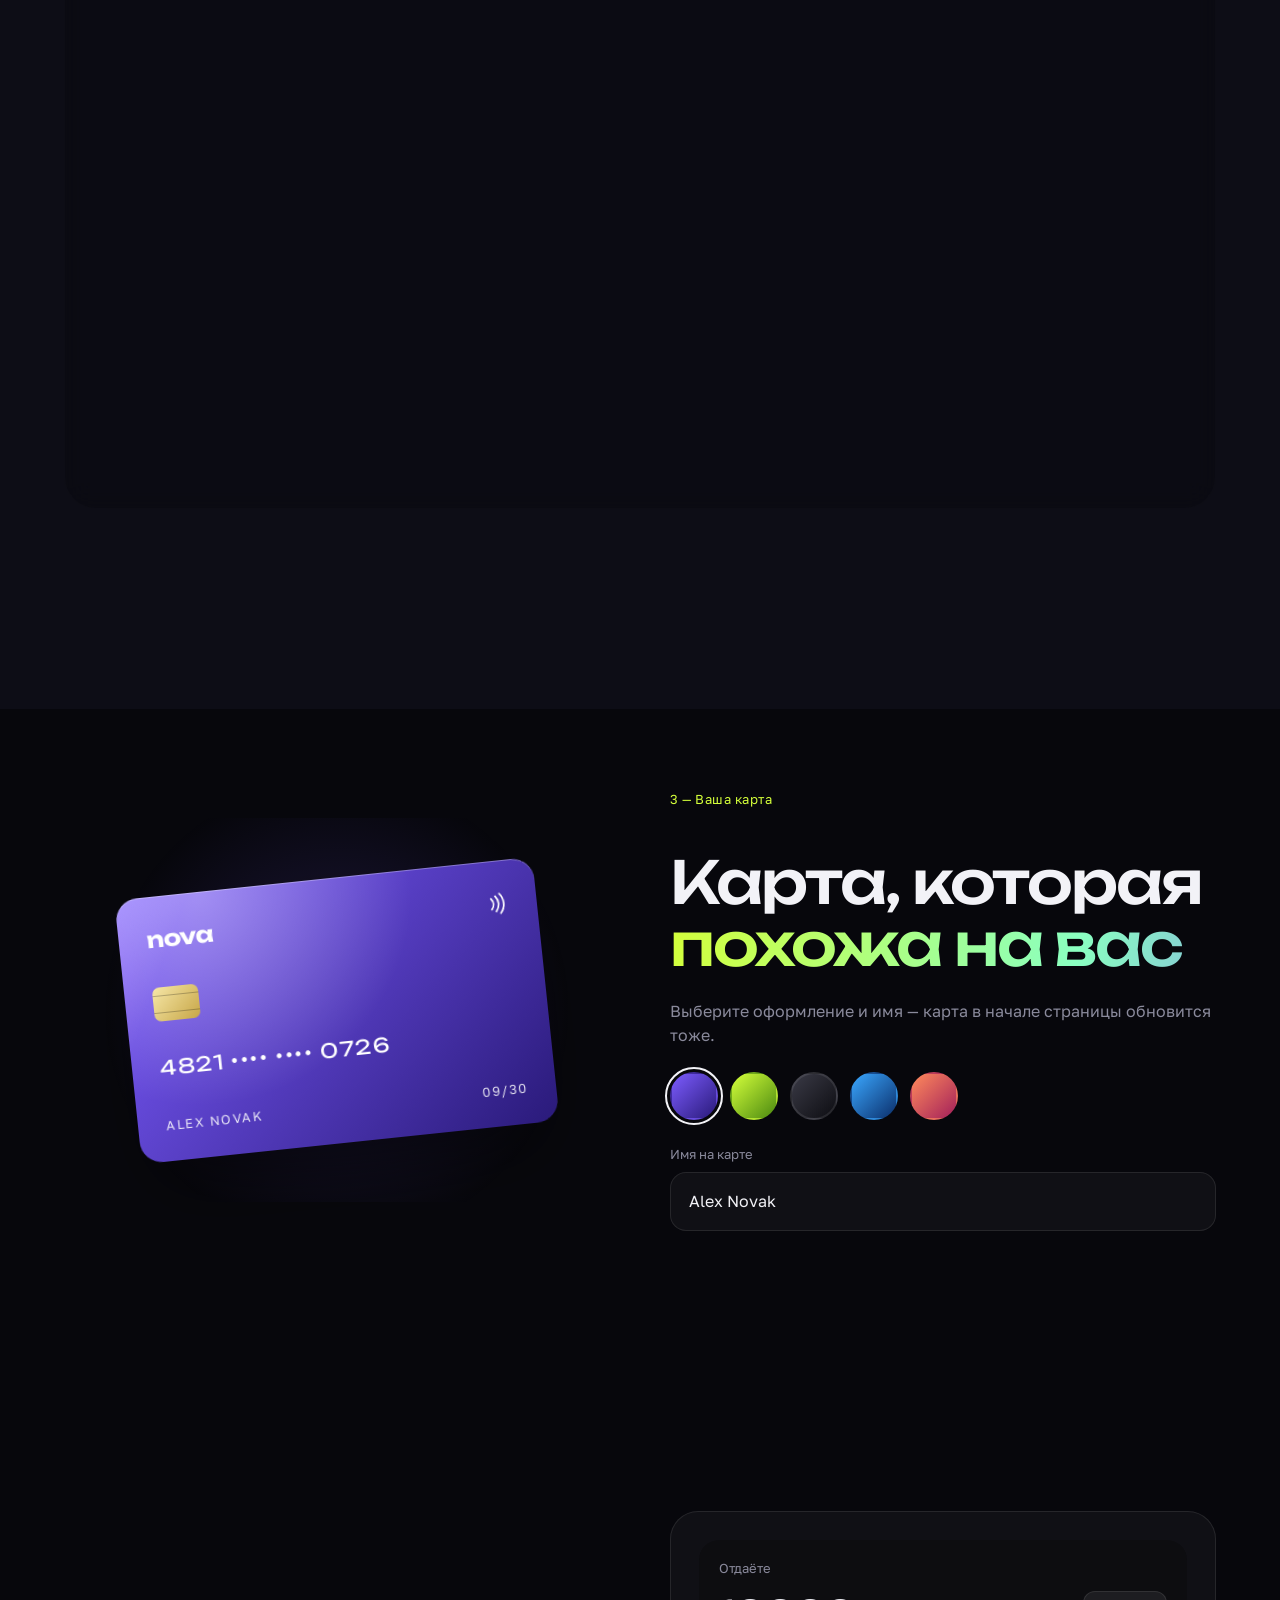
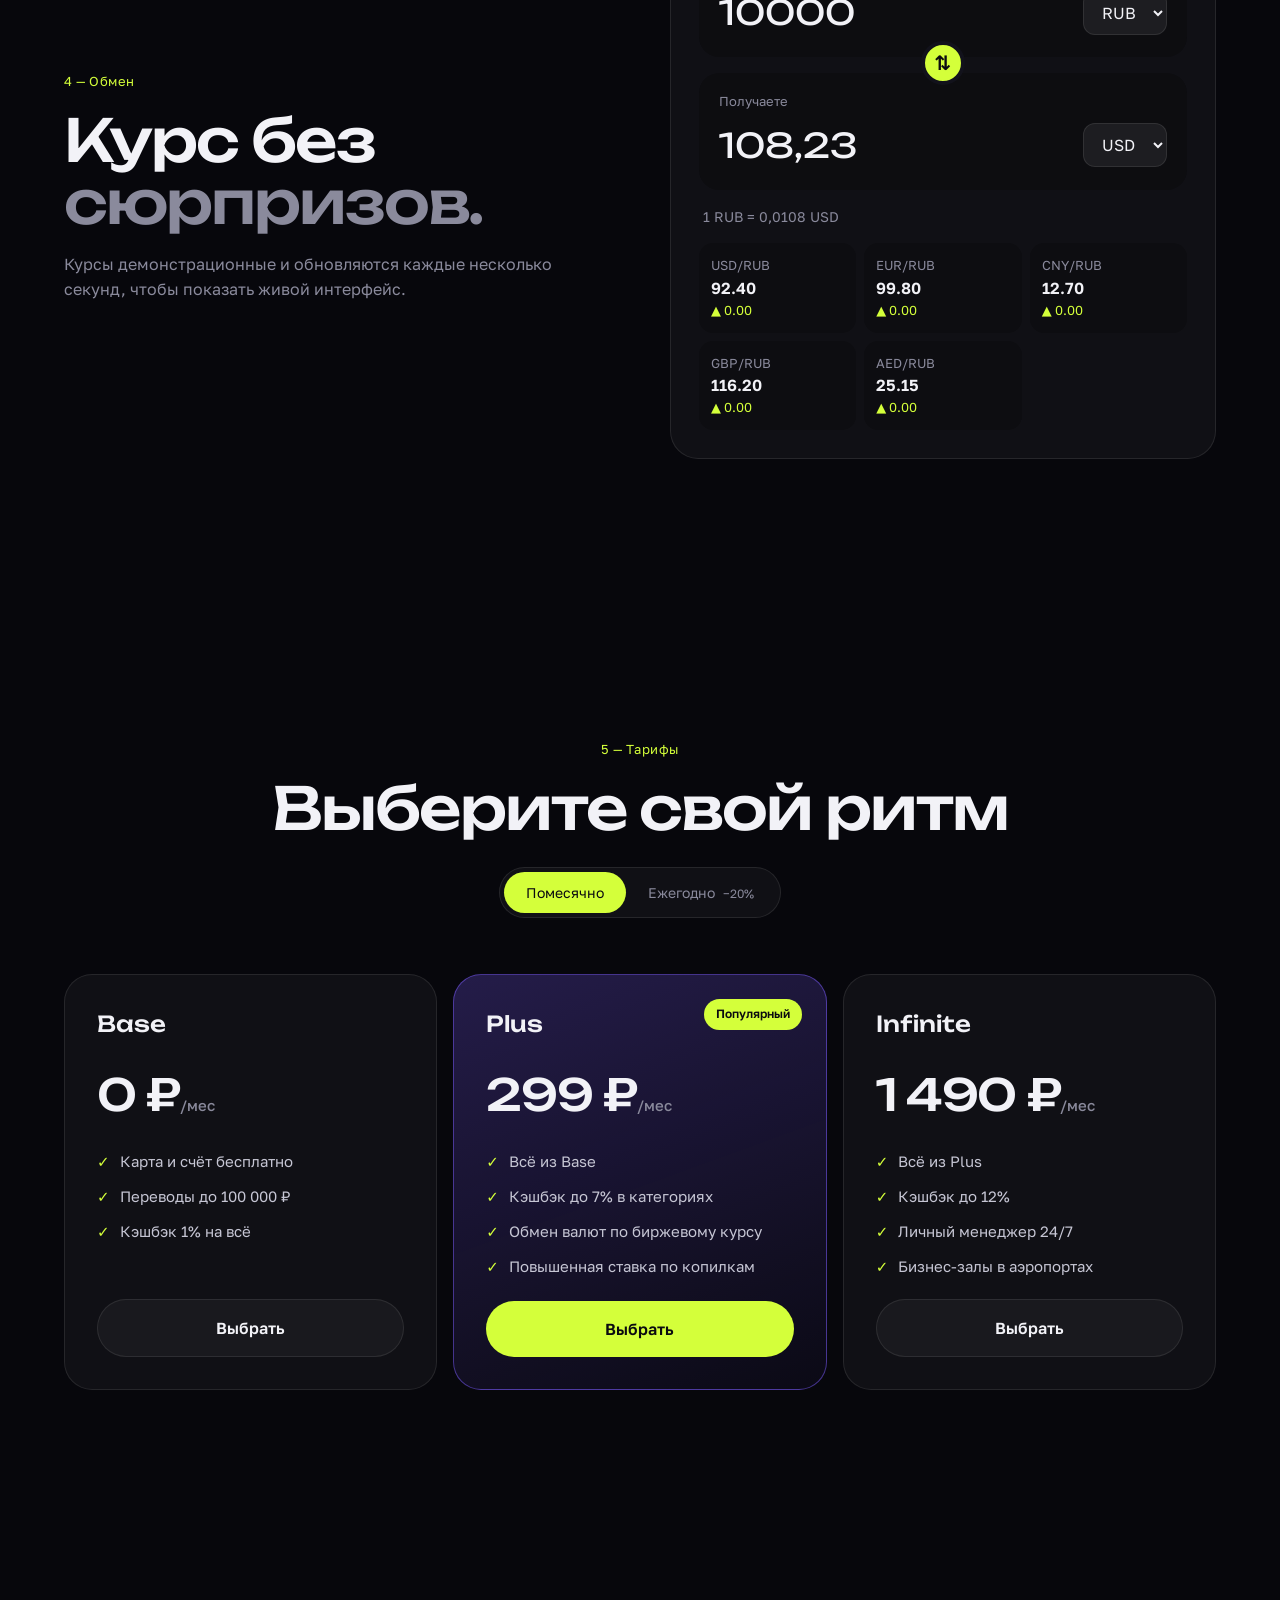
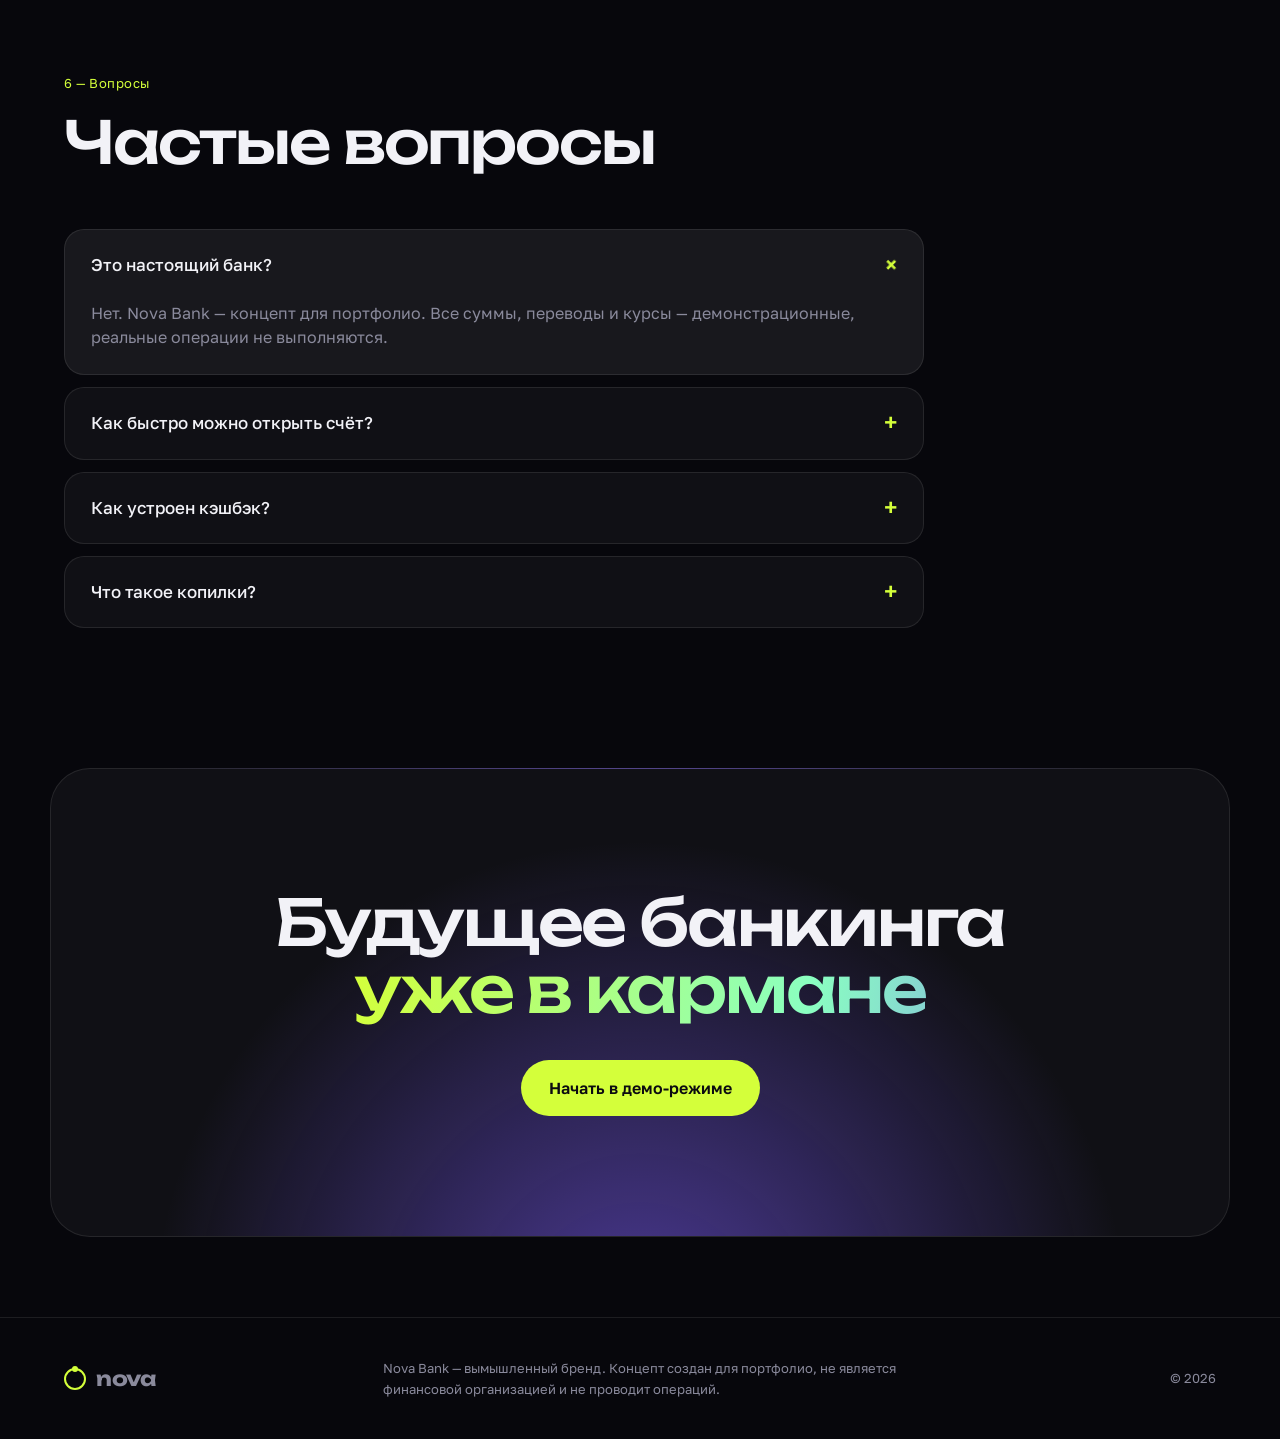
<file: nova-bank/index.html>
<!DOCTYPE html>
<html lang="ru">
<head>
  <meta charset="UTF-8">
  <meta name="viewport" content="width=device-width, initial-scale=1.0">
  <title>Nova Bank — банк, который двигается вместе с вами</title>
  <meta name="description" content="Nova Bank — концепт цифрового банка. Демонстрационный интерфейс без реальных операций.">
  <link rel="preconnect" href="https://fonts.googleapis.com">
  <link rel="preconnect" href="https://fonts.gstatic.com" crossorigin>
  <link href="https://fonts.googleapis.com/css2?family=Golos+Text:wght@400;500;600&family=Unbounded:wght@400;500;700&display=swap" rel="stylesheet">
  <link rel="stylesheet" href="styles.css?v=65b6945adffa">
  <link rel="stylesheet" href="account.css?v=0f5f3771fd55">
</head>
<body>
  <div class="aurora" aria-hidden="true">
    <span class="aurora__orb aurora__orb--violet"></span>
    <span class="aurora__orb aurora__orb--lime"></span>
    <span class="aurora__orb aurora__orb--blue"></span>
  </div>

  <header class="header" id="header">
    <a href="#top" class="logo"><span class="logo__mark"></span>nova</a>
    <nav class="nav" id="nav">
      <a href="#features">Возможности</a>
      <a href="#demo">Демо</a>
      <a href="#exchange">Обмен</a>
      <a href="#plans">Тарифы</a>
      <a href="#faq">Вопросы</a>
    </nav>
    <div class="header__account">
      <button class="btn btn--small" data-when="out" data-open-auth="register">Открыть счёт</button>
      <button class="user-pill" data-when="in" id="userPill">
        <span class="user-pill__avatar" data-auth-initials></span>
        <span data-auth-first-name></span>
      </button>
    </div>
    <button class="burger" id="burger" aria-label="Меню"><span></span><span></span><span></span></button>
  </header>

  <main>
    <section class="hero" id="top">
      <div class="hero__content">
        <span class="pill"><span class="pill__dot"></span>Концепт цифрового банка · 2026</span>
        <h1 class="hero__title">
          <span class="split">Деньги</span>
          <span class="split">со скоростью</span>
          <span class="split gradient-text">мысли</span>
        </h1>
        <p class="hero__lead">Переводы за секунду, кэшбэк, который действительно ощущается, и аналитика, которая говорит на человеческом языке.</p>
        <div class="hero__actions">
          <a href="#demo" class="btn">Попробовать демо</a>
          <a href="#features" class="btn btn--ghost">Узнать больше</a>
        </div>
        <ul class="hero__facts">
          <li><b data-count="0.4" data-decimals="1">0</b><span>сек — средний перевод</span></li>
          <li><b data-count="12" data-suffix="%">0</b><span>кэшбэк в категориях</span></li>
          <li><b data-count="24" data-suffix="/7">0</b><span>поддержка в чате</span></li>
        </ul>
      </div>

      <div class="hero__visual">
        <div class="card-stage" id="cardStage">
          <div class="bank-card" id="bankCard" data-theme="violet">
            <div class="bank-card__shine"></div>
            <div class="bank-card__top">
              <span class="bank-card__logo">nova</span>
              <svg class="bank-card__contactless" viewBox="0 0 24 24"><path d="M8 7c2.5 3 2.5 7 0 10M12 5c3.5 4 3.5 10 0 14M16 3c4.5 5 4.5 13 0 18"/></svg>
            </div>
            <div class="bank-card__chip"></div>
            <div class="bank-card__number">4821 •••• •••• 0726</div>
            <div class="bank-card__bottom">
              <span id="cardHolder">ALEX NOVAK</span>
              <span>09/30</span>
            </div>
          </div>
        </div>
        <div class="float-note float-note--top">
          <span class="float-note__icon">↗</span>
          <div><b>+2 340 ₽</b><small>Кэшбэк за октябрь</small></div>
        </div>
        <div class="float-note float-note--bottom">
          <span class="float-note__icon float-note__icon--ok">✓</span>
          <div><b>Перевод выполнен</b><small>Марии · 0,3 сек</small></div>
        </div>
      </div>
    </section>

    <div class="ticker" aria-hidden="true">
      <div class="ticker__track">
        <span>Без комиссий за переводы</span><span>✦</span>
        <span>Мультивалютные счета</span><span>✦</span>
        <span>Вклады до 18% годовых</span><span>✦</span>
        <span>Виртуальные карты за 10 секунд</span><span>✦</span>
        <span>Без комиссий за переводы</span><span>✦</span>
        <span>Мультивалютные счета</span><span>✦</span>
        <span>Вклады до 18% годовых</span><span>✦</span>
        <span>Виртуальные карты за 10 секунд</span><span>✦</span>
      </div>
    </div>

    <section class="section" id="features">
      <div class="section__head reveal">
        <span class="label">1 — Возможности</span>
        <h2 class="title">Всё, что нужно.<br><span class="muted">Ничего лишнего.</span></h2>
      </div>
      <div class="bento">
        <article class="tile tile--wide reveal" data-glow>
          <span class="tile__kicker">Переводы</span>
          <h3>Мгновенно — по номеру, QR или ссылке</h3>
          <div class="transfer-anim">
            <span class="transfer-anim__avatar">А</span>
            <span class="transfer-anim__line"><i></i></span>
            <span class="transfer-anim__avatar transfer-anim__avatar--lime">М</span>
          </div>
        </article>
        <article class="tile reveal" data-glow>
          <span class="tile__kicker">Кэшбэк</span>
          <h3>До 12% в любимых категориях</h3>
          <div class="cashback-num"><span data-count="12" data-suffix="%">0</span></div>
        </article>
        <article class="tile reveal" data-glow>
          <span class="tile__kicker">Безопасность</span>
          <h3>Биометрия и одноразовые карты</h3>
          <div class="shield">
            <svg viewBox="0 0 48 48"><path d="M24 4 8 10v12c0 10 7 18 16 22 9-4 16-12 16-22V10L24 4Z"/><path class="shield__check" d="m17 24 5 5 10-10"/></svg>
          </div>
        </article>
        <article class="tile reveal" data-glow>
          <span class="tile__kicker">Валюты</span>
          <h3>32 валюты в одном приложении</h3>
          <div class="currency-orbit">
            <span>₽</span><span>$</span><span>€</span><span>¥</span>
          </div>
        </article>
        <article class="tile tile--wide reveal" data-glow>
          <span class="tile__kicker">Аналитика</span>
          <h3>Расходы, разложенные по полочкам</h3>
          <div class="mini-bars">
            <i style="--h: 40%"></i><i style="--h: 72%"></i><i style="--h: 55%"></i><i style="--h: 90%"></i><i style="--h: 35%"></i><i style="--h: 64%"></i><i style="--h: 80%"></i><i style="--h: 48%"></i><i style="--h: 68%"></i><i style="--h: 58%"></i>
          </div>
        </article>
      </div>
    </section>

    <section class="section" id="demo">
      <div class="section__head reveal">
        <span class="label">2 — Демо</span>
        <h2 class="title">Попробуйте интерфейс<br><span class="muted">прямо здесь.</span></h2>
        <p class="note">Демонстрационный режим: деньги ненастоящие, операции сохраняются только в вашем браузере.</p>
      </div>

      <div class="app reveal">
        <div class="app__gate" data-when="out">
          <div class="app__gate-card">
            <span class="app__gate-icon">
              <svg viewBox="0 0 24 24"><rect x="4" y="10" width="16" height="11" rx="3"/><path d="M8 10V7a4 4 0 0 1 8 0v3"/></svg>
            </span>
            <h3>Кабинет защищён</h3>
            <p>Войдите или откройте счёт — у каждого пользователя свой демо-баланс и история операций.</p>
            <div class="app__gate-actions">
              <button class="btn" data-open-auth="login">Войти</button>
              <button class="btn btn--ghost" data-auth-demo>Демо-вход</button>
            </div>
          </div>
        </div>
        <aside class="app__side">
          <div class="app__user">
            <span class="avatar" data-auth-initials></span>
            <div><b data-auth-name></b><small>Премиум</small></div>
          </div>
          <div class="app__tabs" role="tablist">
            <button class="app__tab is-active" data-tab="overview" role="tab">
              <svg viewBox="0 0 24 24"><path d="M4 13h6V4H4v9Zm0 7h6v-5H4v5Zm10 0h6v-9h-6v9Zm0-16v5h6V4h-6Z"/></svg>Обзор
            </button>
            <button class="app__tab" data-tab="transfer" role="tab">
              <svg viewBox="0 0 24 24"><path d="M4 8h14l-4-4M20 16H6l4 4"/></svg>Переводы
            </button>
            <button class="app__tab" data-tab="savings" role="tab">
              <svg viewBox="0 0 24 24"><path d="M12 3v18M5 8h10a3 3 0 0 1 0 6H8a3 3 0 0 0 0 6h11"/></svg>Копилки
            </button>
          </div>
          <button class="app__reset" id="resetDemo">Сбросить демо</button>
        </aside>

        <div class="app__main">
          <div class="app__panel is-active" data-panel="overview">
            <div class="balance">
              <span class="balance__label">Общий баланс</span>
              <span class="balance__value" id="balanceValue">0 ₽</span>
              <span class="balance__delta">+4,2% за месяц</span>
            </div>
            <div class="overview-grid">
              <div class="widget">
                <div class="widget__head"><b>Расходы по неделям</b><small>Ноябрь</small></div>
                <div class="chart" id="weekChart"></div>
              </div>
              <div class="widget">
                <div class="widget__head"><b>Категории</b><small id="spentTotal"></small></div>
                <div class="donut">
                  <svg viewBox="0 0 42 42" id="donut"></svg>
                  <ul class="donut__legend" id="donutLegend"></ul>
                </div>
              </div>
            </div>
            <div class="widget">
              <div class="widget__head"><b>Последние операции</b><small>Сегодня и ранее</small></div>
              <ul class="transactions" id="transactions"></ul>
            </div>
          </div>

          <div class="app__panel" data-panel="transfer">
            <h3 class="panel-title">Новый перевод</h3>
            <div class="contacts" id="contacts"></div>
            <form class="transfer-form" id="transferForm">
              <label class="field">
                <span>Получатель</span>
                <input type="text" name="recipient" id="recipientInput" placeholder="Имя или номер телефона" required>
              </label>
              <label class="field field--amount">
                <span>Сумма</span>
                <input type="number" name="amount" min="1" step="1" placeholder="0" required>
                <em>₽</em>
              </label>
              <div class="quick-amounts">
                <button type="button" data-amount="500">500</button>
                <button type="button" data-amount="1500">1 500</button>
                <button type="button" data-amount="5000">5 000</button>
                <button type="button" data-amount="10000">10 000</button>
              </div>
              <label class="field">
                <span>Сообщение</span>
                <input type="text" name="message" placeholder="За кофе ☕">
              </label>
              <p class="form-error" id="transferError"></p>
              <button class="btn btn--full" type="submit">Перевести без комиссии</button>
            </form>
            <div class="success" id="transferSuccess" hidden>
              <svg viewBox="0 0 52 52"><circle cx="26" cy="26" r="24"/><path d="m15 27 7 7 15-15"/></svg>
              <h4 id="successText">Готово</h4>
              <p>Демо-перевод выполнен за 0,3 секунды</p>
              <button class="btn btn--ghost" id="successBack">Новый перевод</button>
            </div>
          </div>

          <div class="app__panel" data-panel="savings">
            <h3 class="panel-title">Копилки</h3>
            <div class="goals" id="goals"></div>
          </div>
        </div>
      </div>
    </section>

    <section class="section designer" id="designer">
      <div class="designer__preview reveal">
        <div class="bank-card bank-card--static" id="previewCard" data-theme="violet">
          <div class="bank-card__shine"></div>
          <div class="bank-card__top">
            <span class="bank-card__logo">nova</span>
            <svg class="bank-card__contactless" viewBox="0 0 24 24"><path d="M8 7c2.5 3 2.5 7 0 10M12 5c3.5 4 3.5 10 0 14M16 3c4.5 5 4.5 13 0 18"/></svg>
          </div>
          <div class="bank-card__chip"></div>
          <div class="bank-card__number">4821 •••• •••• 0726</div>
          <div class="bank-card__bottom">
            <span id="previewHolder">ALEX NOVAK</span>
            <span>09/30</span>
          </div>
        </div>
      </div>
      <div class="designer__controls reveal">
        <span class="label">3 — Ваша карта</span>
        <h2 class="title">Карта, которая <span class="gradient-text">похожа на вас</span></h2>
        <p class="muted">Выберите оформление и имя — карта в начале страницы обновится тоже.</p>
        <div class="swatches" id="swatches">
          <button class="swatch is-active" data-theme="violet" aria-label="Фиолетовая"></button>
          <button class="swatch" data-theme="lime" aria-label="Лаймовая"></button>
          <button class="swatch" data-theme="graphite" aria-label="Графитовая"></button>
          <button class="swatch" data-theme="ocean" aria-label="Океан"></button>
          <button class="swatch" data-theme="sunset" aria-label="Закат"></button>
        </div>
        <label class="field">
          <span>Имя на карте</span>
          <input type="text" id="holderInput" maxlength="22" value="Alex Novak">
        </label>
      </div>
    </section>

    <section class="section" id="exchange">
      <div class="exchange reveal">
        <div class="exchange__info">
          <span class="label">4 — Обмен</span>
          <h2 class="title">Курс без<br><span class="muted">сюрпризов.</span></h2>
          <p class="muted">Курсы демонстрационные и обновляются каждые несколько секунд, чтобы показать живой интерфейс.</p>
        </div>
        <div class="converter">
          <label class="converter__row">
            <span>Отдаёте</span>
            <div class="converter__input">
              <input type="number" id="fromAmount" value="10000" min="0">
              <select id="fromCurrency"></select>
            </div>
          </label>
          <button class="converter__swap" id="swapCurrency" aria-label="Поменять местами">⇅</button>
          <label class="converter__row">
            <span>Получаете</span>
            <div class="converter__input">
              <output id="toAmount">0</output>
              <select id="toCurrency"></select>
            </div>
          </label>
          <p class="converter__rate" id="rateLine"></p>
          <ul class="rates" id="ratesList"></ul>
        </div>
      </div>
    </section>

    <section class="section" id="plans">
      <div class="section__head section__head--center reveal">
        <span class="label">5 — Тарифы</span>
        <h2 class="title">Выберите свой ритм</h2>
        <div class="billing-toggle" id="billingToggle">
          <button class="is-active" data-billing="month">Помесячно</button>
          <button data-billing="year">Ежегодно <i>−20%</i></button>
          <span class="billing-toggle__thumb"></span>
        </div>
      </div>
      <div class="plans">
        <article class="plan reveal">
          <h3>Base</h3>
          <p class="plan__price"><span data-month="0" data-year="0">0</span> ₽<small>/мес</small></p>
          <ul>
            <li>Карта и счёт бесплатно</li>
            <li>Переводы до 100 000 ₽</li>
            <li>Кэшбэк 1% на всё</li>
          </ul>
          <a href="#demo" class="btn btn--ghost btn--full">Выбрать</a>
        </article>
        <article class="plan plan--featured reveal">
          <span class="plan__badge">Популярный</span>
          <h3>Plus</h3>
          <p class="plan__price"><span data-month="299" data-year="239">299</span> ₽<small>/мес</small></p>
          <ul>
            <li>Всё из Base</li>
            <li>Кэшбэк до 7% в категориях</li>
            <li>Обмен валют по биржевому курсу</li>
            <li>Повышенная ставка по копилкам</li>
          </ul>
          <a href="#demo" class="btn btn--full">Выбрать</a>
        </article>
        <article class="plan reveal">
          <h3>Infinite</h3>
          <p class="plan__price"><span data-month="1490" data-year="1190">1 490</span> ₽<small>/мес</small></p>
          <ul>
            <li>Всё из Plus</li>
            <li>Кэшбэк до 12%</li>
            <li>Личный менеджер 24/7</li>
            <li>Бизнес-залы в аэропортах</li>
          </ul>
          <a href="#demo" class="btn btn--ghost btn--full">Выбрать</a>
        </article>
      </div>
    </section>

    <section class="section faq" id="faq">
      <div class="section__head reveal">
        <span class="label">6 — Вопросы</span>
        <h2 class="title">Частые вопросы</h2>
      </div>
      <div class="accordion" id="accordion">
        <details class="reveal" open>
          <summary>Это настоящий банк?</summary>
          <p>Нет. Nova Bank — концепт для портфолио. Все суммы, переводы и курсы — демонстрационные, реальные операции не выполняются.</p>
        </details>
        <details class="reveal">
          <summary>Как быстро можно открыть счёт?</summary>
          <p>В концепции — за 5 минут: фото паспорта, селфи и подпись в приложении. Карта доставляется курьером на следующий день.</p>
        </details>
        <details class="reveal">
          <summary>Как устроен кэшбэк?</summary>
          <p>Каждый месяц вы выбираете три категории с повышенным кэшбэком. Начисление приходит рублями, а не баллами.</p>
        </details>
        <details class="reveal">
          <summary>Что такое копилки?</summary>
          <p>Отдельные накопительные счета под конкретные цели с ежедневным начислением процентов и автопополнением.</p>
        </details>
      </div>
    </section>

    <section class="cta reveal">
      <h2 class="cta__title">Будущее банкинга<br><span class="gradient-text">уже в кармане</span></h2>
      <a href="#demo" class="btn">Начать в демо-режиме</a>
    </section>
  </main>

  <footer class="footer">
    <a href="#top" class="logo"><span class="logo__mark"></span>nova</a>
    <p>Nova Bank — вымышленный бренд. Концепт создан для портфолио, не является финансовой организацией и не проводит операций.</p>
    <span>© 2026</span>
  </footer>

  <div class="toast" id="toast" role="status"></div>

  <div class="glass-modal" id="authModal" aria-hidden="true">
    <div class="glass-modal__backdrop" data-close-auth></div>
    <div class="glass-modal__panel auth-card" data-auth-root data-view="login" role="dialog" aria-modal="true" aria-label="Вход в Nova Bank">
      <button class="glass-modal__close" data-close-auth aria-label="Закрыть">
        <svg viewBox="0 0 24 24"><path d="m6 6 12 12M18 6 6 18"/></svg>
      </button>
      <div class="auth-card__brand"><span class="logo__mark"></span>nova</div>

      <div class="auth-card__switch">
        <button data-auth-switch="login">Вход</button>
        <button data-auth-switch="register">Открыть счёт</button>
        <span class="auth-card__thumb"></span>
      </div>

      <form class="nova-form" data-auth-form="login" data-pane="login">
        <h3>С возвращением</h3>
        <label class="nova-field" data-field>
          <span>E-mail</span>
          <input type="email" name="email" placeholder="you@email.com" autocomplete="email">
          <small data-field-error></small>
        </label>
        <label class="nova-field" data-field>
          <span>Пароль</span>
          <input type="password" name="password" placeholder="••••••••" autocomplete="current-password">
          <button class="nova-field__eye" data-toggle-password aria-label="Показать пароль"><svg viewBox="0 0 24 24"><path d="M2 12s3.5-7 10-7 10 7 10 7-3.5 7-10 7S2 12 2 12Z"/><circle cx="12" cy="12" r="3"/></svg></button>
          <small data-field-error></small>
        </label>
        <div class="nova-form__row">
          <label class="nova-switch"><input type="checkbox" name="remember" checked><i></i>Запомнить устройство</label>
          <button class="nova-link" data-auth-switch="reset">Забыли пароль?</button>
        </div>
        <p class="nova-form__error" data-form-error hidden></p>
        <button class="btn btn--full" type="submit">Войти</button>
        <div class="nova-divider"><span>или</span></div>
        <button class="btn btn--ghost btn--full" data-auth-demo>⚡ Демо-вход за секунду</button>
      </form>

      <form class="nova-form" data-auth-form="register" data-pane="register" hidden>
        <h3>Счёт за 2 минуты</h3>
        <label class="nova-field" data-field>
          <span>Имя и фамилия</span>
          <input type="text" name="name" placeholder="Алекс Новак" autocomplete="name">
          <small data-field-error></small>
        </label>
        <label class="nova-field" data-field>
          <span>E-mail</span>
          <input type="email" name="email" placeholder="you@email.com" autocomplete="email">
          <small data-field-error></small>
        </label>
        <label class="nova-field" data-field>
          <span>Пароль</span>
          <input type="password" name="password" placeholder="Минимум 8 символов" autocomplete="new-password">
          <button class="nova-field__eye" data-toggle-password aria-label="Показать пароль"><svg viewBox="0 0 24 24"><path d="M2 12s3.5-7 10-7 10 7 10 7-3.5 7-10 7S2 12 2 12Z"/><circle cx="12" cy="12" r="3"/></svg></button>
          <small data-field-error></small>
        </label>
        <div class="nova-strength" data-strength><i></i><i></i><i></i><i></i><span data-strength-label></span></div>
        <label class="nova-field" data-field>
          <span>Повторите пароль</span>
          <input type="password" name="confirm" placeholder="••••••••" autocomplete="new-password">
          <small data-field-error></small>
        </label>
        <label class="nova-switch" data-field>
          <input type="checkbox" name="agree"><i></i>Принимаю условия демо-сервиса
          <small data-field-error></small>
        </label>
        <p class="nova-form__error" data-form-error hidden></p>
        <button class="btn btn--full" type="submit">Открыть счёт</button>
      </form>

      <form class="nova-form" data-auth-form="reset" data-pane="reset" hidden>
        <h3>Восстановление доступа</h3>
        <p class="muted">Отправим ссылку для смены пароля на почту, привязанную к счёту.</p>
        <label class="nova-field" data-field>
          <span>E-mail</span>
          <input type="email" name="email" placeholder="you@email.com" autocomplete="email">
          <small data-field-error></small>
        </label>
        <p class="nova-form__success" data-form-success hidden></p>
        <button class="btn btn--full" type="submit">Отправить ссылку</button>
        <button class="nova-link" data-auth-switch="login">← Назад ко входу</button>
      </form>

      <p class="auth-card__note">🔒 Демо: данные хранятся только в этом браузере, пароль — в виде SHA-256 хеша.</p>
    </div>
  </div>

  <div class="glass-modal" id="profileModal" aria-hidden="true">
    <div class="glass-modal__backdrop" data-close-profile></div>
    <div class="glass-modal__panel profile-card" role="dialog" aria-modal="true" aria-label="Профиль">
      <button class="glass-modal__close" data-close-profile aria-label="Закрыть">
        <svg viewBox="0 0 24 24"><path d="m6 6 12 12M18 6 6 18"/></svg>
      </button>
      <div class="profile-card__head">
        <span class="profile-card__avatar" data-auth-initials></span>
        <div>
          <b data-auth-name></b>
          <small data-auth-email></small>
        </div>
      </div>
      <div class="profile-card__stats">
        <div><small>Баланс</small><b id="profileBalance">0 ₽</b></div>
        <div><small>Операций</small><b id="profileTx">0</b></div>
        <div><small>Клиент с</small><b data-auth-since></b></div>
      </div>

      <div class="profile-card__tabs" id="profileTabs">
        <button class="is-active" data-ptab="profile">Профиль</button>
        <button data-ptab="security">Безопасность</button>
      </div>

      <form class="nova-form" data-auth-form="profile" data-ppanel="profile">
        <label class="nova-field" data-field>
          <span>Имя и фамилия</span>
          <input type="text" name="name">
          <small data-field-error></small>
        </label>
        <label class="nova-field" data-field>
          <span>Телефон</span>
          <input type="tel" name="phone" placeholder="+7 900 000-00-00">
          <small data-field-error></small>
        </label>
        <p class="nova-form__success" data-form-success hidden></p>
        <button class="btn btn--full" type="submit">Сохранить</button>
      </form>

      <div data-ppanel="security" hidden>
        <form class="nova-form" data-auth-form="password">
          <label class="nova-field" data-field>
            <span>Текущий пароль</span>
            <input type="password" name="current" autocomplete="current-password">
            <small data-field-error></small>
          </label>
          <label class="nova-field" data-field>
            <span>Новый пароль</span>
            <input type="password" name="password" autocomplete="new-password">
            <button class="nova-field__eye" data-toggle-password aria-label="Показать пароль"><svg viewBox="0 0 24 24"><path d="M2 12s3.5-7 10-7 10 7 10 7-3.5 7-10 7S2 12 2 12Z"/><circle cx="12" cy="12" r="3"/></svg></button>
            <small data-field-error></small>
          </label>
          <div class="nova-strength" data-strength><i></i><i></i><i></i><i></i><span data-strength-label></span></div>
          <label class="nova-field" data-field>
            <span>Повторите новый пароль</span>
            <input type="password" name="confirm" autocomplete="new-password">
            <small data-field-error></small>
          </label>
          <p class="nova-form__error" data-form-error hidden></p>
          <p class="nova-form__success" data-form-success hidden></p>
          <button class="btn btn--full" type="submit">Сменить пароль</button>
        </form>
        <div class="sessions">
          <p class="sessions__title">Активные сеансы</p>
          <div class="session"><span class="session__dot"></span><div><b id="sessionDevice">Этот браузер</b><small>Сейчас · текущий сеанс</small></div></div>
        </div>
      </div>

      <button class="profile-card__logout" data-auth-logout>Выйти из аккаунта</button>
    </div>
  </div>

  <script src="auth.js?v=54d93c96dfa7"></script>
  <script src="script.js?v=a3171fd736a2"></script>
  <script src="account.js?v=3996c8a3ab45"></script>
</body>
</html>
</file>
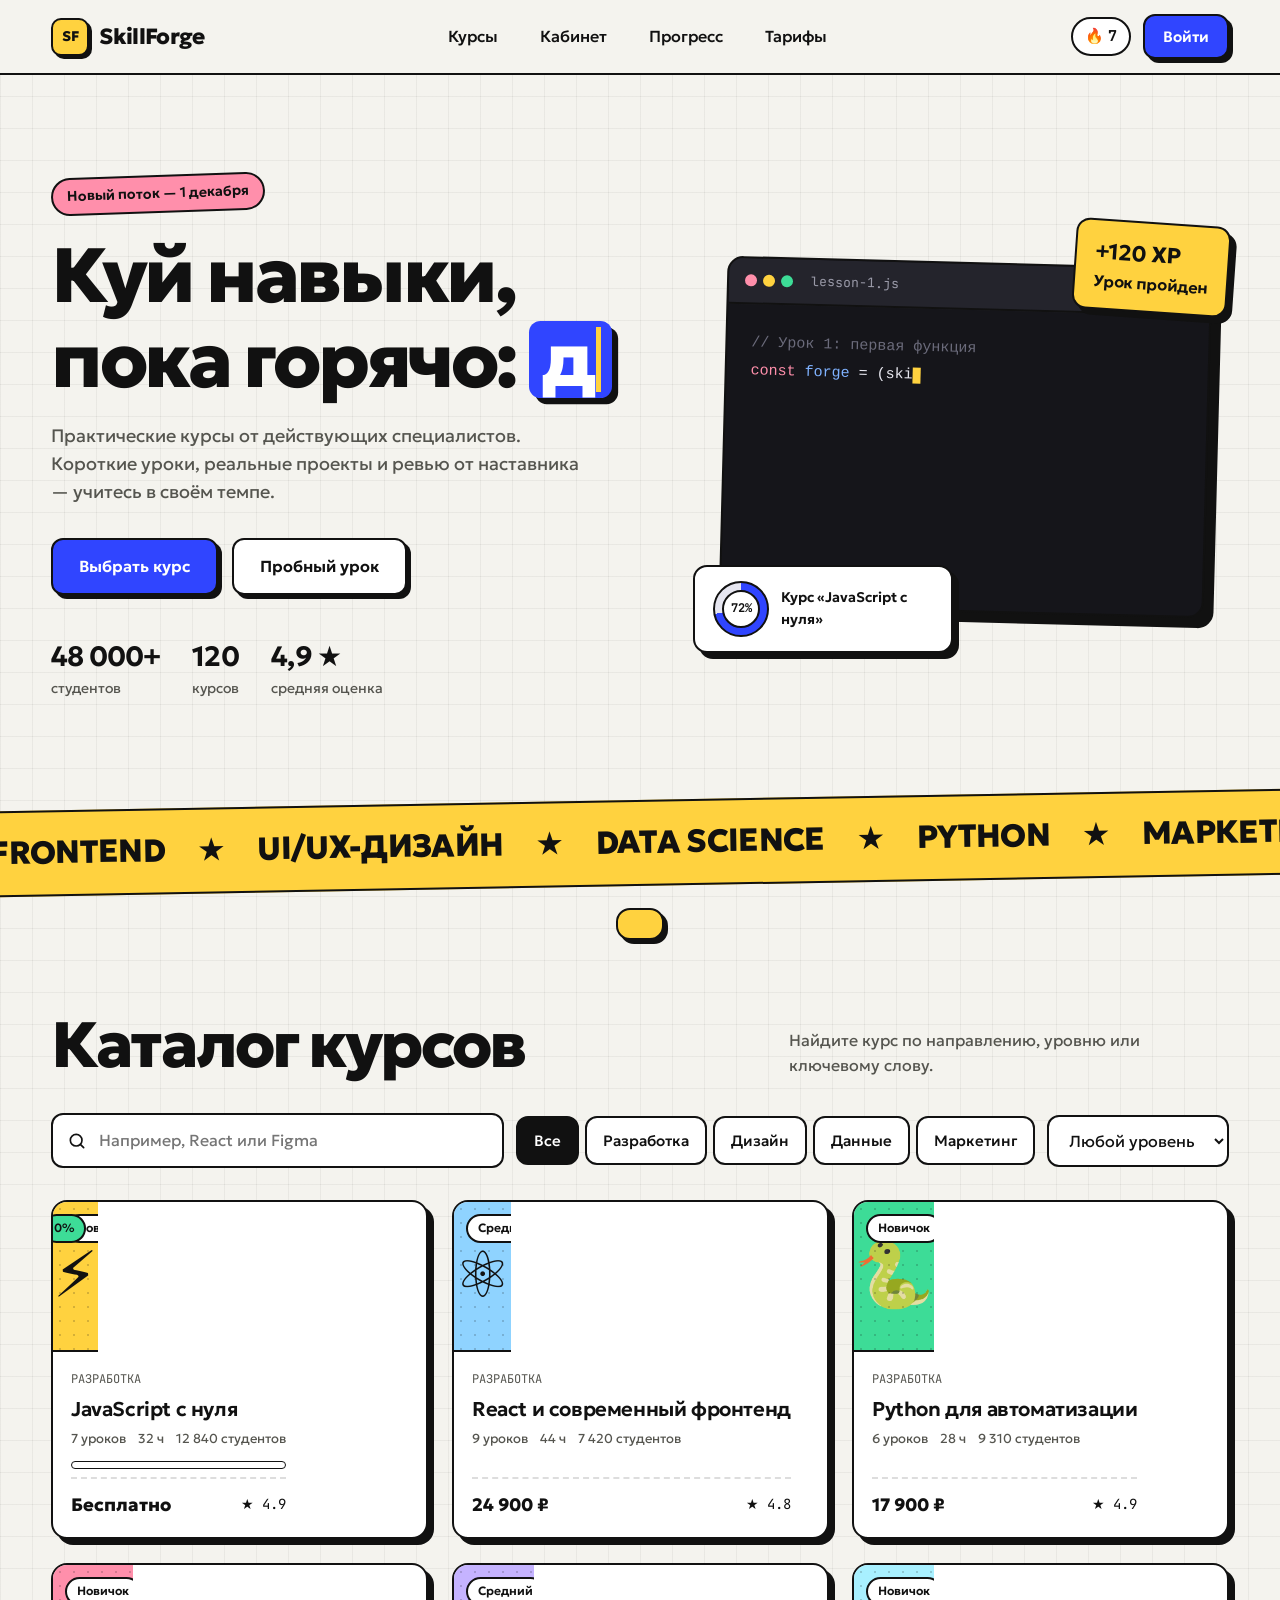
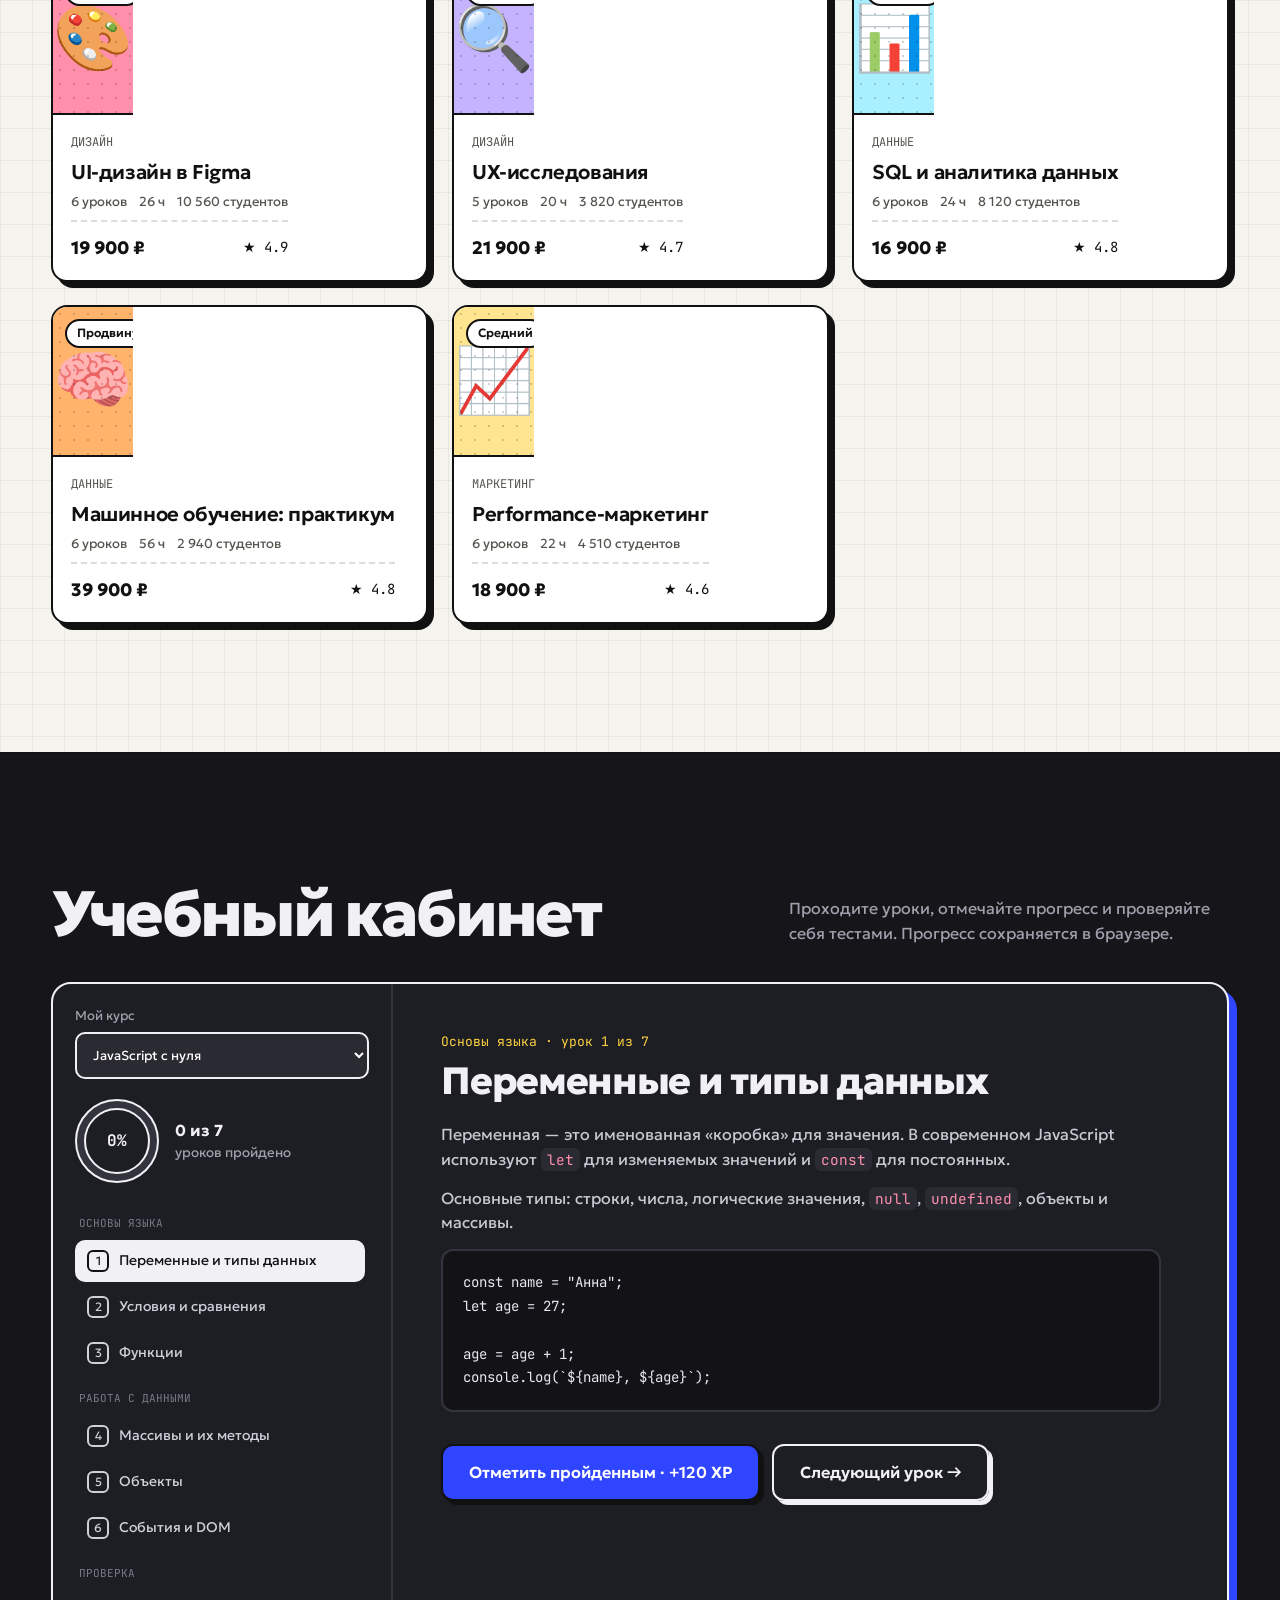
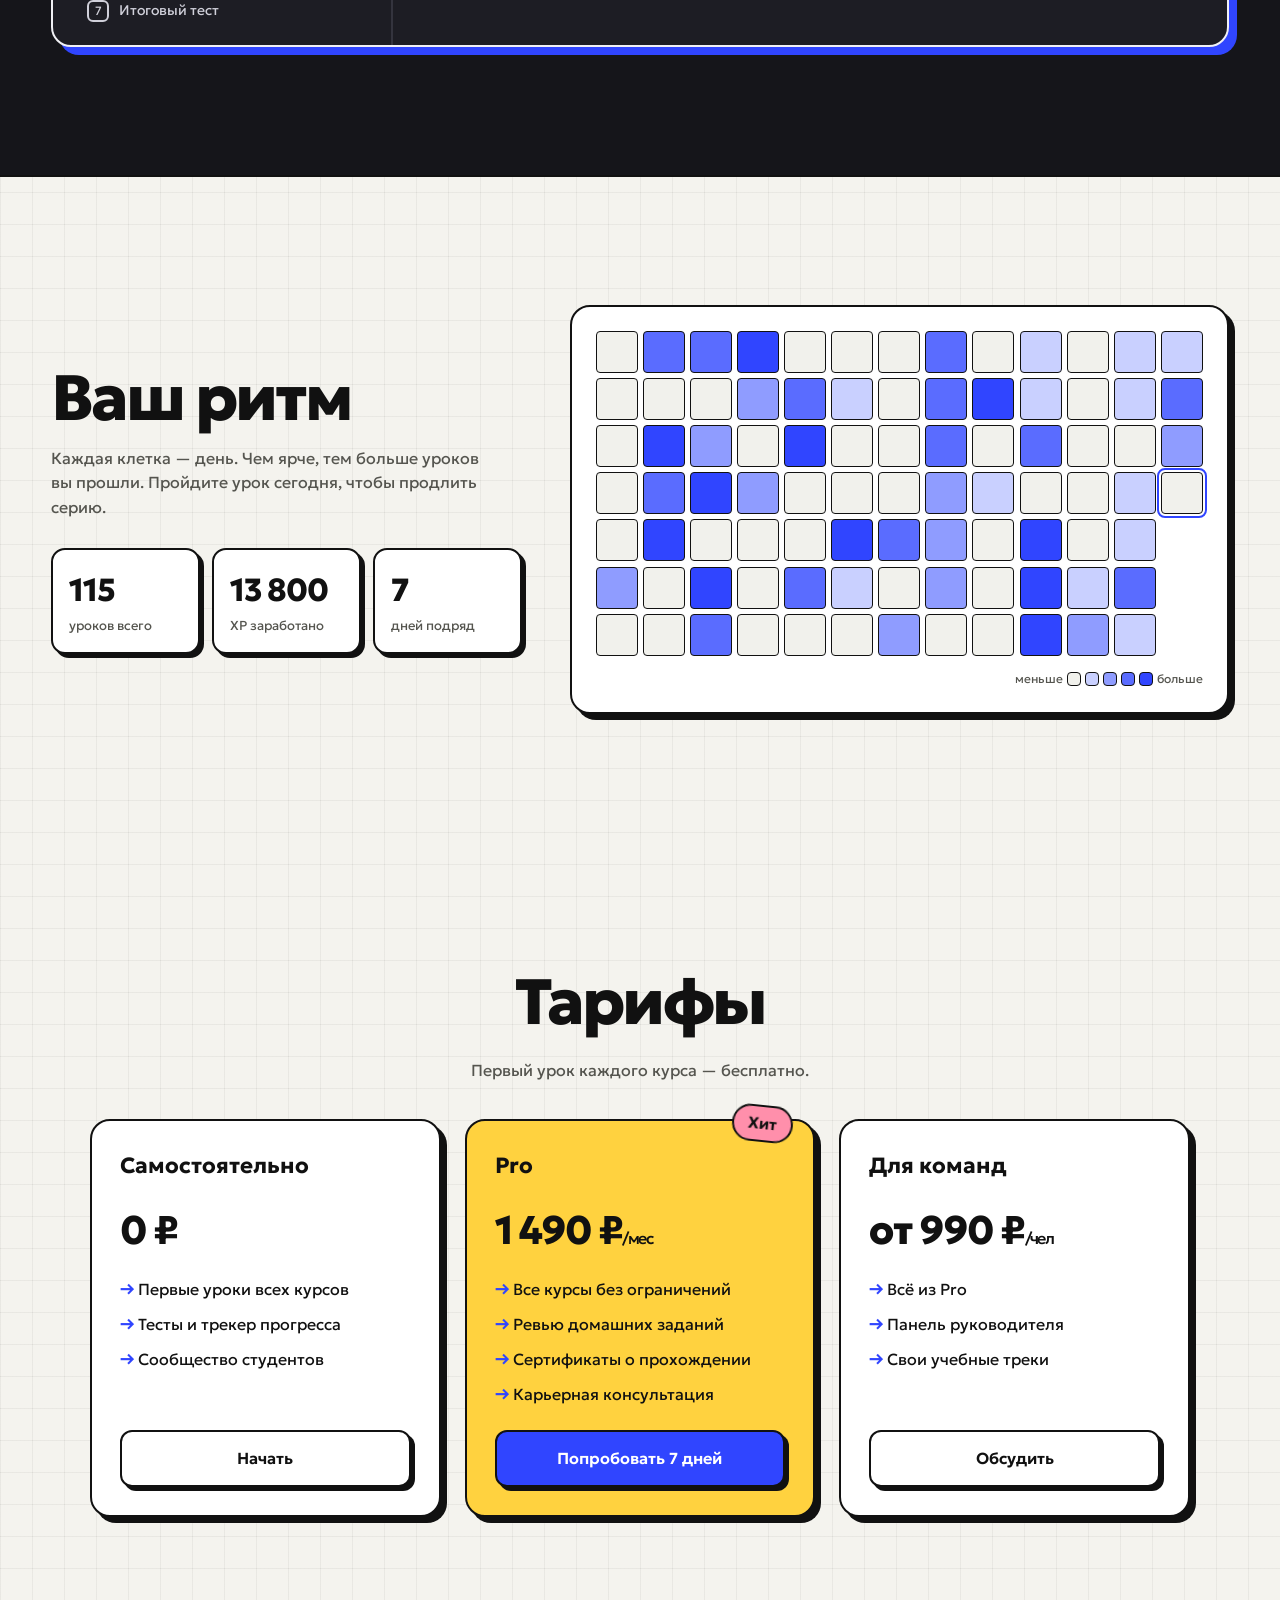
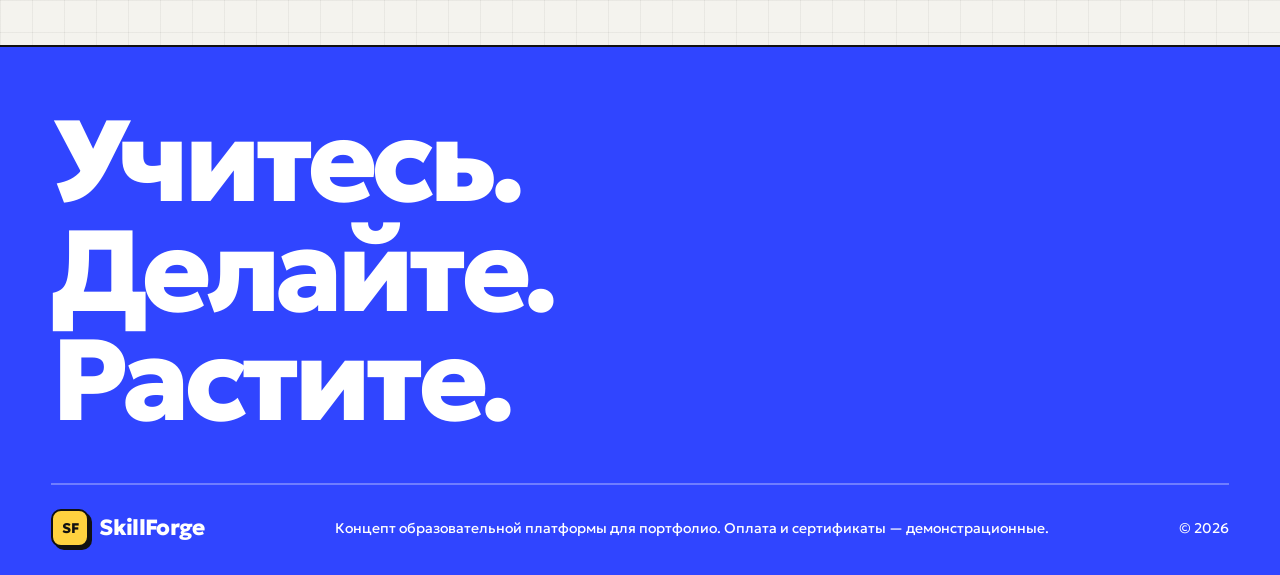
<file: skillforge-academy/index.html>
<!DOCTYPE html>
<html lang="ru">
<head>
  <meta charset="UTF-8">
  <meta name="viewport" content="width=device-width, initial-scale=1.0">
  <title>SkillForge — куй навыки, пока горячо</title>
  <meta name="description" content="SkillForge — онлайн-платформа обучения: курсы по программированию, дизайну, аналитике и маркетингу.">
  <link rel="preconnect" href="https://fonts.googleapis.com">
  <link rel="preconnect" href="https://fonts.gstatic.com" crossorigin>
  <link href="https://fonts.googleapis.com/css2?family=Geologica:wght@400;500;600;800&family=JetBrains+Mono:wght@400;600&display=swap" rel="stylesheet">
  <link rel="stylesheet" href="styles.css?v=70029e3e6cbd">
  <link rel="stylesheet" href="account.css?v=f65ce2922c1c">
</head>
<body>
  <header class="header" id="header">
    <a href="#top" class="logo"><span class="logo__mark">SF</span>SkillForge</a>
    <nav class="nav" id="nav">
      <a href="#catalog">Курсы</a>
      <a href="#cabinet">Кабинет</a>
      <a href="#activity">Прогресс</a>
      <a href="#pricing">Тарифы</a>
    </nav>
    <div class="header__right">
      <span class="streak" title="Дней подряд"><span class="streak__fire">🔥</span><b id="streakCount">0</b></span>
      <button class="btn btn--small" data-when="out" id="loginBtn">Войти</button>
      <button class="student-btn" data-when="in" id="studentBtn" aria-label="Профиль студента">
        <span data-auth-initials></span>
      </button>
      <button class="burger" id="burger" aria-label="Меню"><span></span><span></span></button>
    </div>
  </header>

  <main>
    <section class="hero" id="top">
      <div class="hero__text">
        <span class="badge">Новый поток — 1 декабря</span>
        <h1 class="hero__title">
          Куй навыки,<br>пока горячо:
          <span class="typed"><span id="typed">код</span><i class="typed__caret"></i></span>
        </h1>
        <p class="hero__lead">Практические курсы от действующих специалистов. Короткие уроки, реальные проекты и ревью от наставника — учитесь в своём темпе.</p>
        <div class="hero__actions">
          <a href="#catalog" class="btn">Выбрать курс</a>
          <a href="#cabinet" class="btn btn--ghost">Пробный урок</a>
        </div>
        <ul class="hero__stats">
          <li><b>48 000+</b>студентов</li>
          <li><b>120</b>курсов</li>
          <li><b>4,9 ★</b>средняя оценка</li>
        </ul>
      </div>

      <div class="hero__visual">
        <div class="window">
          <div class="window__bar"><i></i><i></i><i></i><span>lesson-1.js</span></div>
          <pre class="window__code"><code id="heroCode"></code></pre>
        </div>
        <div class="sticker-card sticker-card--yellow">
          <b>+120 XP</b>
          <span>Урок пройден</span>
        </div>
        <div class="sticker-card sticker-card--blue">
          <span class="ring" style="--p: 72"><b>72%</b></span>
          <span>Курс «JavaScript с нуля»</span>
        </div>
      </div>
    </section>

    <div class="marquee" aria-hidden="true">
      <div class="marquee__track">
        <span>Frontend</span><span>★</span><span>UI/UX-дизайн</span><span>★</span><span>Data Science</span><span>★</span><span>Python</span><span>★</span><span>Маркетинг</span><span>★</span><span>Продакт-менеджмент</span><span>★</span>
        <span>Frontend</span><span>★</span><span>UI/UX-дизайн</span><span>★</span><span>Data Science</span><span>★</span><span>Python</span><span>★</span><span>Маркетинг</span><span>★</span><span>Продакт-менеджмент</span><span>★</span>
      </div>
    </div>

    <section class="section" id="catalog">
      <div class="section__head">
        <h2 class="title reveal">Каталог курсов</h2>
        <p class="reveal">Найдите курс по направлению, уровню или ключевому слову.</p>
      </div>

      <div class="toolbar reveal">
        <label class="search">
          <svg viewBox="0 0 24 24"><circle cx="11" cy="11" r="7"/><path d="m20 20-4-4"/></svg>
          <input type="search" id="courseSearch" placeholder="Например, React или Figma">
        </label>
        <div class="tabs" id="categoryTabs"></div>
        <select class="select" id="levelSelect" aria-label="Уровень">
          <option value="all">Любой уровень</option>
          <option value="Новичок">Новичок</option>
          <option value="Средний">Средний</option>
          <option value="Продвинутый">Продвинутый</option>
        </select>
      </div>

      <div class="courses" id="coursesGrid"></div>
      <p class="courses__empty" id="coursesEmpty" hidden>Ничего не нашлось. Попробуйте изменить запрос.</p>
    </section>

    <section class="section section--dark" id="cabinet">
      <div class="section__head">
        <h2 class="title reveal">Учебный кабинет</h2>
        <p class="reveal">Проходите уроки, отмечайте прогресс и проверяйте себя тестами. Прогресс сохраняется в браузере.</p>
      </div>

      <div class="player reveal">
        <aside class="player__side">
          <label class="player__select">
            <span>Мой курс</span>
            <select id="enrolledSelect"></select>
          </label>
          <div class="player__progress">
            <span class="ring ring--big" id="courseRing" style="--p: 0"><b id="courseRingValue">0%</b></span>
            <div>
              <b id="courseLessonsDone">0 из 0</b>
              <small>уроков пройдено</small>
            </div>
          </div>
          <ol class="lessons" id="lessonsList"></ol>
        </aside>

        <article class="player__main" id="lessonView"></article>
      </div>
    </section>

    <section class="section" id="activity">
      <div class="activity">
        <div class="activity__intro">
          <h2 class="title reveal">Ваш ритм</h2>
          <p class="reveal">Каждая клетка — день. Чем ярче, тем больше уроков вы прошли. Пройдите урок сегодня, чтобы продлить серию.</p>
          <dl class="activity__stats reveal">
            <div><dt id="statLessons">0</dt><dd>уроков всего</dd></div>
            <div><dt id="statXp">0</dt><dd>XP заработано</dd></div>
            <div><dt id="statStreak">0</dt><dd>дней подряд</dd></div>
          </dl>
        </div>
        <div class="heatmap reveal">
          <div class="heatmap__grid" id="heatmap"></div>
          <div class="heatmap__legend">меньше <i class="l0"></i><i class="l1"></i><i class="l2"></i><i class="l3"></i><i class="l4"></i> больше</div>
        </div>
      </div>
    </section>

    <section class="section" id="pricing">
      <div class="section__head section__head--center">
        <h2 class="title reveal">Тарифы</h2>
        <p class="reveal">Первый урок каждого курса — бесплатно.</p>
      </div>
      <div class="plans">
        <article class="plan reveal">
          <h3>Самостоятельно</h3>
          <p class="plan__price">0 ₽</p>
          <ul>
            <li>Первые уроки всех курсов</li>
            <li>Тесты и трекер прогресса</li>
            <li>Сообщество студентов</li>
          </ul>
          <a href="#catalog" class="btn btn--ghost btn--full">Начать</a>
        </article>
        <article class="plan plan--hot reveal">
          <span class="plan__tag">Хит</span>
          <h3>Pro</h3>
          <p class="plan__price">1 490 ₽<small>/мес</small></p>
          <ul>
            <li>Все курсы без ограничений</li>
            <li>Ревью домашних заданий</li>
            <li>Сертификаты о прохождении</li>
            <li>Карьерная консультация</li>
          </ul>
          <a href="#catalog" class="btn btn--full">Попробовать 7 дней</a>
        </article>
        <article class="plan reveal">
          <h3>Для команд</h3>
          <p class="plan__price">от 990 ₽<small>/чел</small></p>
          <ul>
            <li>Всё из Pro</li>
            <li>Панель руководителя</li>
            <li>Свои учебные треки</li>
          </ul>
          <a href="#catalog" class="btn btn--ghost btn--full">Обсудить</a>
        </article>
      </div>
    </section>
  </main>

  <footer class="footer">
    <div class="footer__big">Учитесь.<br>Делайте.<br>Растите.</div>
    <div class="footer__row">
      <a href="#top" class="logo"><span class="logo__mark">SF</span>SkillForge</a>
      <span>Концепт образовательной платформы для портфолио. Оплата и сертификаты — демонстрационные.</span>
      <span>© 2026</span>
    </div>
  </footer>

  <div class="modal" id="courseModal" aria-hidden="true">
    <div class="modal__backdrop" data-close></div>
    <article class="modal__panel" role="dialog" aria-modal="true">
      <button class="modal__close" data-close aria-label="Закрыть">✕</button>
      <div class="modal__cover" id="modalCover"></div>
      <div class="modal__content">
        <p class="modal__meta" id="modalMeta"></p>
        <h3 class="modal__title" id="modalTitle"></h3>
        <p class="modal__desc" id="modalDesc"></p>
        <div class="modal__facts" id="modalFacts"></div>
        <h4>Программа</h4>
        <ol class="curriculum" id="modalCurriculum"></ol>
        <div class="modal__actions">
          <button class="btn" id="modalEnroll">Записаться бесплатно</button>
          <span class="modal__price" id="modalPrice"></span>
        </div>
      </div>
    </article>
  </div>

  <div class="toast" id="toast"></div>

  <div class="modal" id="authModal" aria-hidden="true">
    <div class="modal__backdrop" data-close-auth></div>
    <div class="modal__panel sf-auth" data-auth-root data-view="login" role="dialog" aria-modal="true" aria-label="Вход в SkillForge">
      <button class="modal__close" data-close-auth aria-label="Закрыть">✕</button>
      <div class="sf-auth__head">
        <span class="logo__mark">SF</span>
        <h3>
          <span data-pane="login">Снова за работу!</span>
          <span data-pane="register" hidden>Начнём ковать</span>
          <span data-pane="reset" hidden>Сброс пароля</span>
        </h3>
      </div>

      <div class="sf-tabs">
        <button data-auth-switch="login">Вход</button>
        <button data-auth-switch="register">Регистрация</button>
      </div>

      <form class="sf-form" data-auth-form="login" data-pane="login">
        <label class="sf-field" data-field>
          <span>E-mail</span>
          <input type="email" name="email" placeholder="student@mail.ru" autocomplete="email">
          <small data-field-error></small>
        </label>
        <label class="sf-field" data-field>
          <span>Пароль</span>
          <input type="password" name="password" placeholder="••••••••" autocomplete="current-password">
          <button class="sf-field__eye" data-toggle-password aria-label="Показать пароль"><svg viewBox="0 0 24 24"><path d="M2 12s3.5-7 10-7 10 7 10 7-3.5 7-10 7S2 12 2 12Z"/><circle cx="12" cy="12" r="3"/></svg></button>
          <small data-field-error></small>
        </label>
        <div class="sf-form__row">
          <label class="sf-check"><input type="checkbox" name="remember" checked><i></i>Запомнить</label>
          <button class="sf-link" data-auth-switch="reset">Забыли пароль?</button>
        </div>
        <p class="sf-form__error" data-form-error hidden></p>
        <button class="btn btn--full" type="submit">Войти →</button>
        <button class="btn btn--ghost btn--full" data-auth-demo>⚡ Демо-студент</button>
      </form>

      <form class="sf-form" data-auth-form="register" data-pane="register" hidden>
        <label class="sf-field" data-field>
          <span>Имя</span>
          <input type="text" name="name" placeholder="Как к вам обращаться" autocomplete="name">
          <small data-field-error></small>
        </label>
        <label class="sf-field" data-field>
          <span>E-mail</span>
          <input type="email" name="email" placeholder="student@mail.ru" autocomplete="email">
          <small data-field-error></small>
        </label>
        <label class="sf-field" data-field>
          <span>Пароль</span>
          <input type="password" name="password" placeholder="8+ символов, буквы и цифры" autocomplete="new-password">
          <button class="sf-field__eye" data-toggle-password aria-label="Показать пароль"><svg viewBox="0 0 24 24"><path d="M2 12s3.5-7 10-7 10 7 10 7-3.5 7-10 7S2 12 2 12Z"/><circle cx="12" cy="12" r="3"/></svg></button>
          <small data-field-error></small>
        </label>
        <div class="sf-strength" data-strength><i></i><i></i><i></i><i></i><span data-strength-label></span></div>
        <label class="sf-field" data-field>
          <span>Повторите пароль</span>
          <input type="password" name="confirm" placeholder="••••••••" autocomplete="new-password">
          <small data-field-error></small>
        </label>
        <label class="sf-check" data-field>
          <input type="checkbox" name="agree"><i></i>Принимаю правила платформы
          <small data-field-error></small>
        </label>
        <p class="sf-form__error" data-form-error hidden></p>
        <button class="btn btn--full" type="submit">Создать аккаунт</button>
      </form>

      <form class="sf-form" data-auth-form="reset" data-pane="reset" hidden>
        <p>Введите почту — пришлём ссылку для нового пароля.</p>
        <label class="sf-field" data-field>
          <span>E-mail</span>
          <input type="email" name="email" placeholder="student@mail.ru" autocomplete="email">
          <small data-field-error></small>
        </label>
        <p class="sf-form__success" data-form-success hidden></p>
        <button class="btn btn--full" type="submit">Отправить</button>
        <button class="sf-link" data-auth-switch="login">← Ко входу</button>
      </form>

      <p class="sf-auth__note">Демо: аккаунт и прогресс хранятся только в этом браузере.</p>
    </div>
  </div>

  <div class="modal" id="studentModal" aria-hidden="true">
    <div class="modal__backdrop" data-close-student></div>
    <div class="modal__panel sf-profile" role="dialog" aria-modal="true" aria-label="Профиль студента">
      <button class="modal__close" data-close-student aria-label="Закрыть">✕</button>
      <div class="sf-profile__cover">
        <span class="sf-profile__avatar" data-auth-initials></span>
      </div>
      <div class="sf-profile__body">
        <div class="sf-profile__name">
          <h3 data-auth-name></h3>
          <span class="sf-profile__level" id="studentLevel"></span>
        </div>
        <p class="sf-profile__since">На платформе с <span data-auth-since></span></p>

        <div class="sf-xp">
          <div class="sf-xp__row"><b id="studentXp">0 XP</b><span id="studentNext"></span></div>
          <div class="sf-xp__bar"><i id="studentBar"></i></div>
        </div>

        <div class="sf-tabs sf-tabs--wide" id="studentTabs">
          <button class="is-active" data-stab="learning">Обучение</button>
          <button data-stab="profile">Профиль</button>
          <button data-stab="security">Пароль</button>
        </div>

        <div data-spanel="learning">
          <h4 class="sf-subtitle">Достижения</h4>
          <div class="badges" id="badges"></div>
          <h4 class="sf-subtitle">Мои курсы</h4>
          <div class="my-courses" id="myCourses"></div>
        </div>

        <form class="sf-form" data-auth-form="profile" data-spanel="profile" hidden>
          <label class="sf-field" data-field>
            <span>Имя</span>
            <input type="text" name="name">
            <small data-field-error></small>
          </label>
          <label class="sf-field" data-field>
            <span>E-mail</span>
            <input type="email" name="email" readonly>
          </label>
          <label class="sf-field" data-field>
            <span>Телефон</span>
            <input type="tel" name="phone" placeholder="+7 900 000-00-00">
            <small data-field-error></small>
          </label>
          <p class="sf-form__success" data-form-success hidden></p>
          <button class="btn" type="submit">Сохранить</button>
        </form>

        <form class="sf-form" data-auth-form="password" data-spanel="security" hidden>
          <label class="sf-field" data-field>
            <span>Текущий пароль</span>
            <input type="password" name="current" autocomplete="current-password">
            <small data-field-error></small>
          </label>
          <label class="sf-field" data-field>
            <span>Новый пароль</span>
            <input type="password" name="password" autocomplete="new-password">
            <button class="sf-field__eye" data-toggle-password aria-label="Показать пароль"><svg viewBox="0 0 24 24"><path d="M2 12s3.5-7 10-7 10 7 10 7-3.5 7-10 7S2 12 2 12Z"/><circle cx="12" cy="12" r="3"/></svg></button>
            <small data-field-error></small>
          </label>
          <div class="sf-strength" data-strength><i></i><i></i><i></i><i></i><span data-strength-label></span></div>
          <label class="sf-field" data-field>
            <span>Повторите пароль</span>
            <input type="password" name="confirm" autocomplete="new-password">
            <small data-field-error></small>
          </label>
          <p class="sf-form__error" data-form-error hidden></p>
          <p class="sf-form__success" data-form-success hidden></p>
          <button class="btn" type="submit">Обновить пароль</button>
        </form>

        <button class="sf-logout" data-auth-logout>Выйти из аккаунта</button>
      </div>
    </div>
  </div>

  <script src="auth.js?v=54d93c96dfa7"></script>
  <script src="script.js?v=4cd285cff4ef"></script>
  <script src="account.js?v=f1e0ca2824b6"></script>
</body>
</html>
</file>
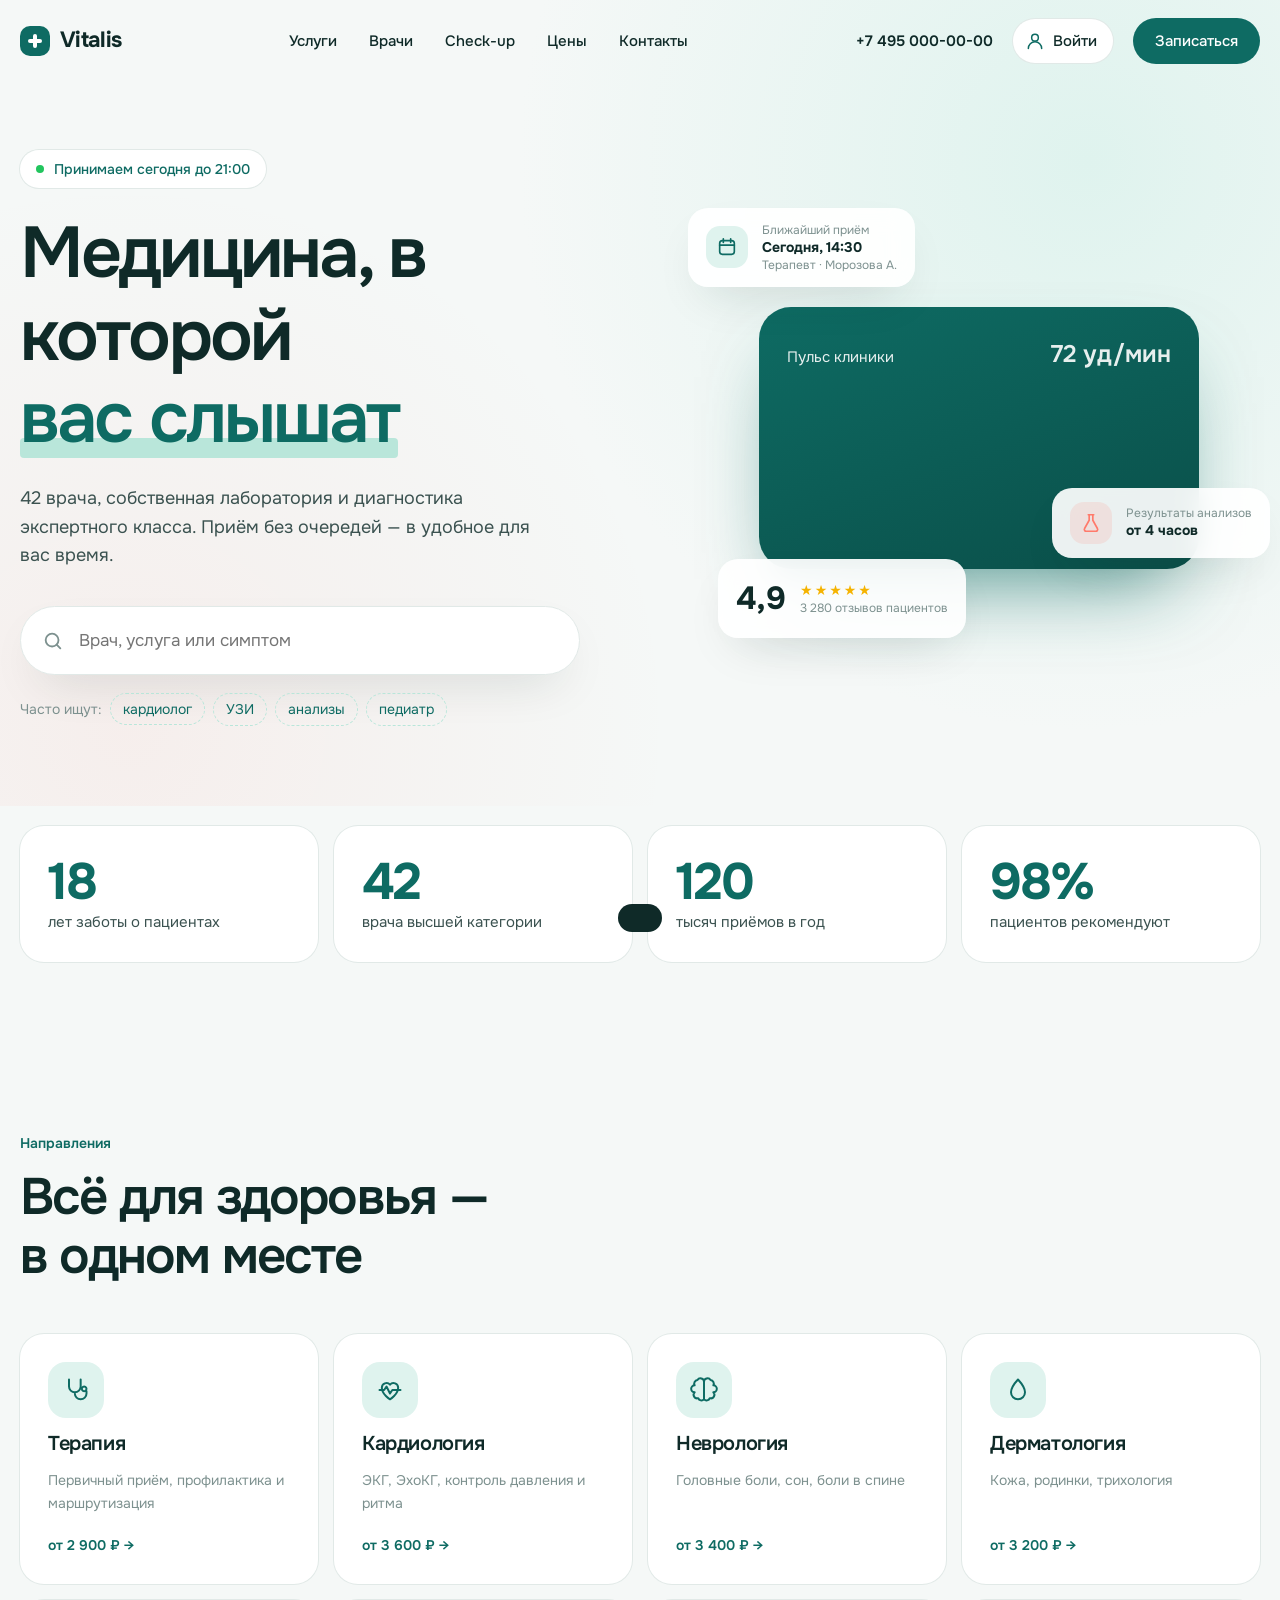
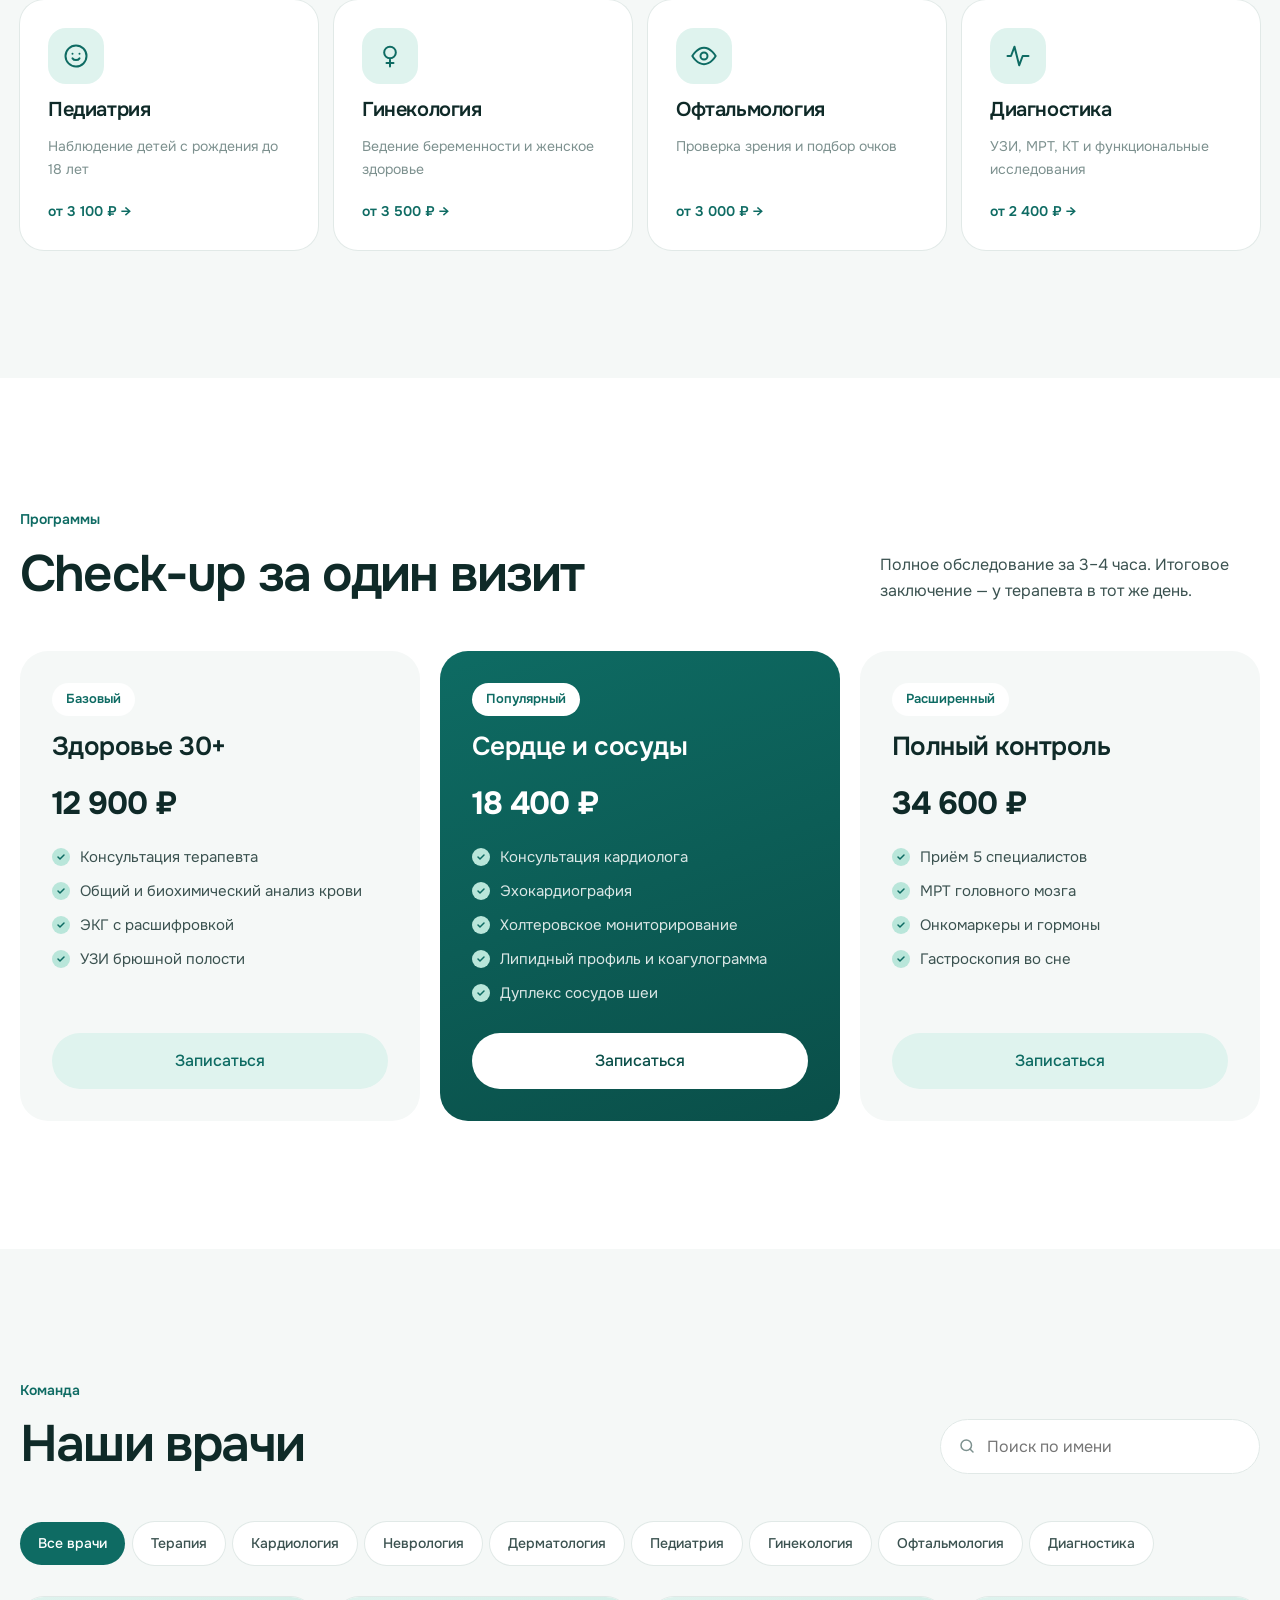
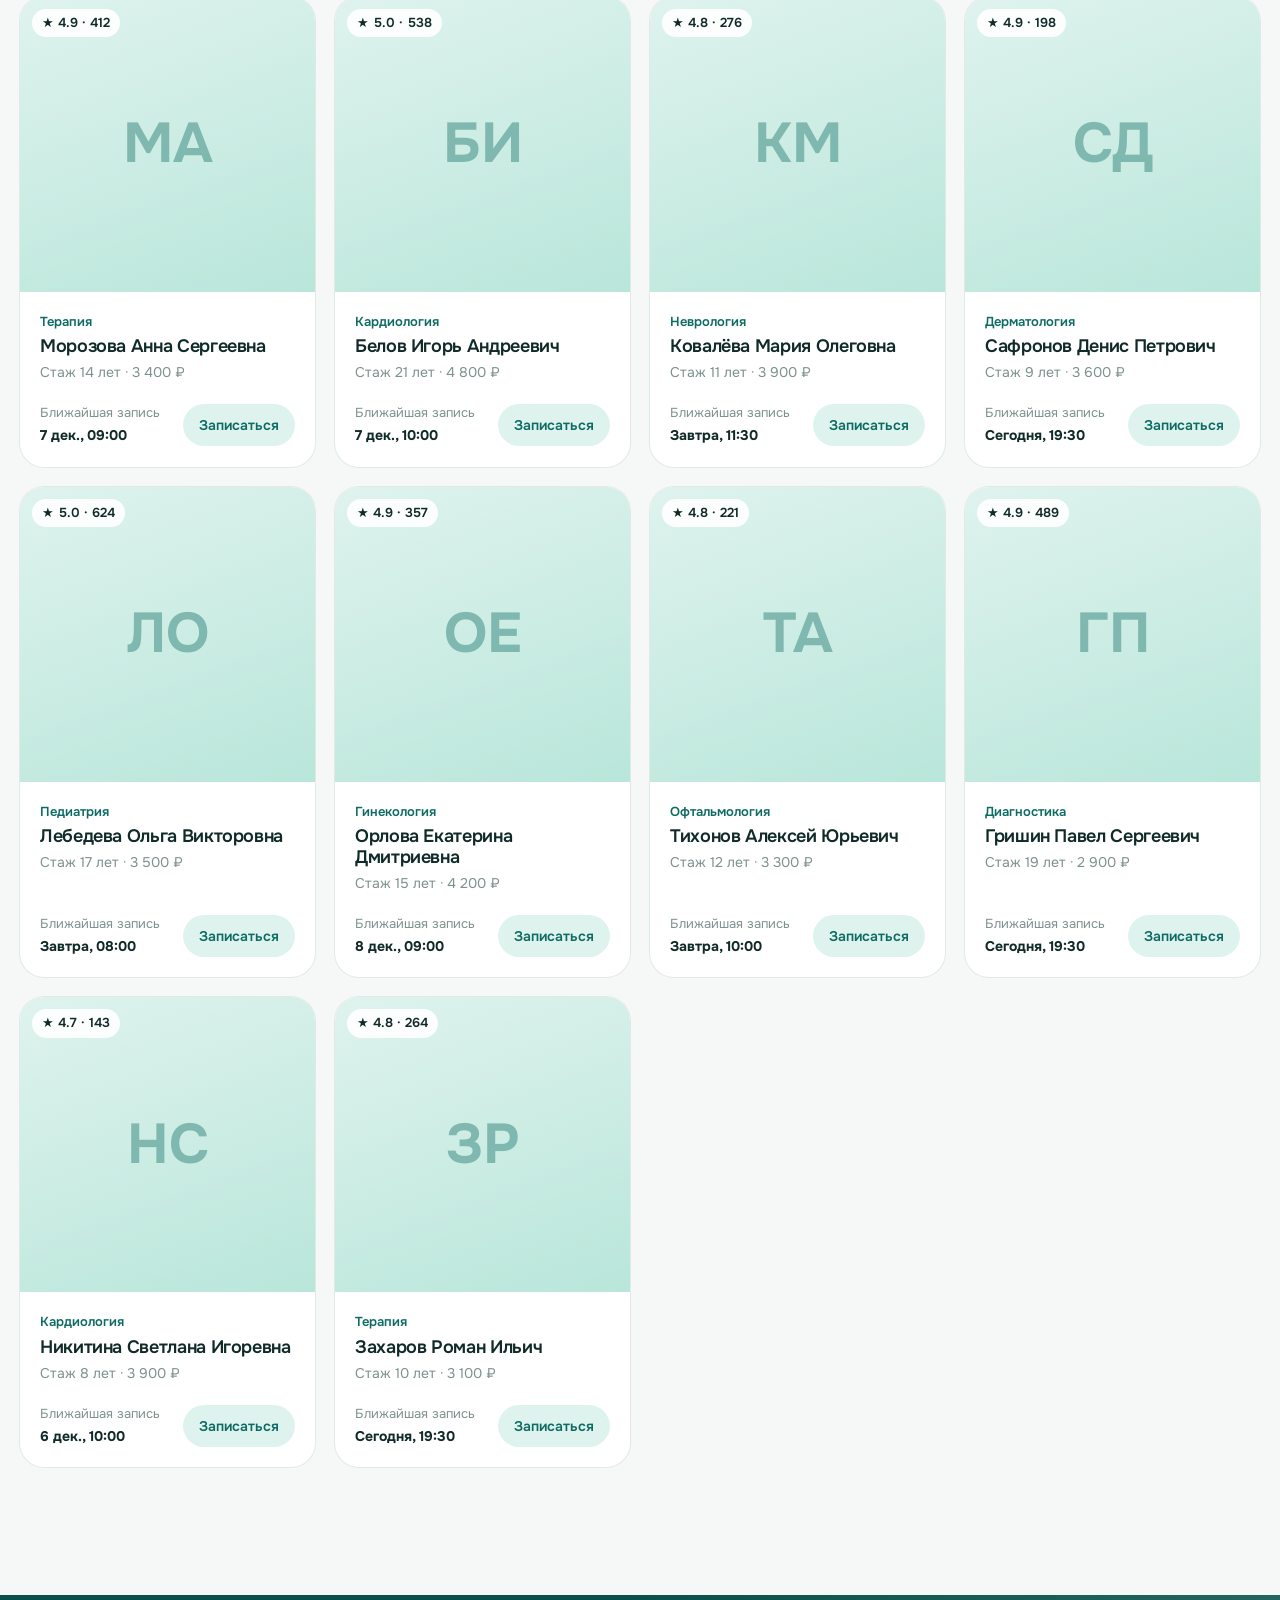
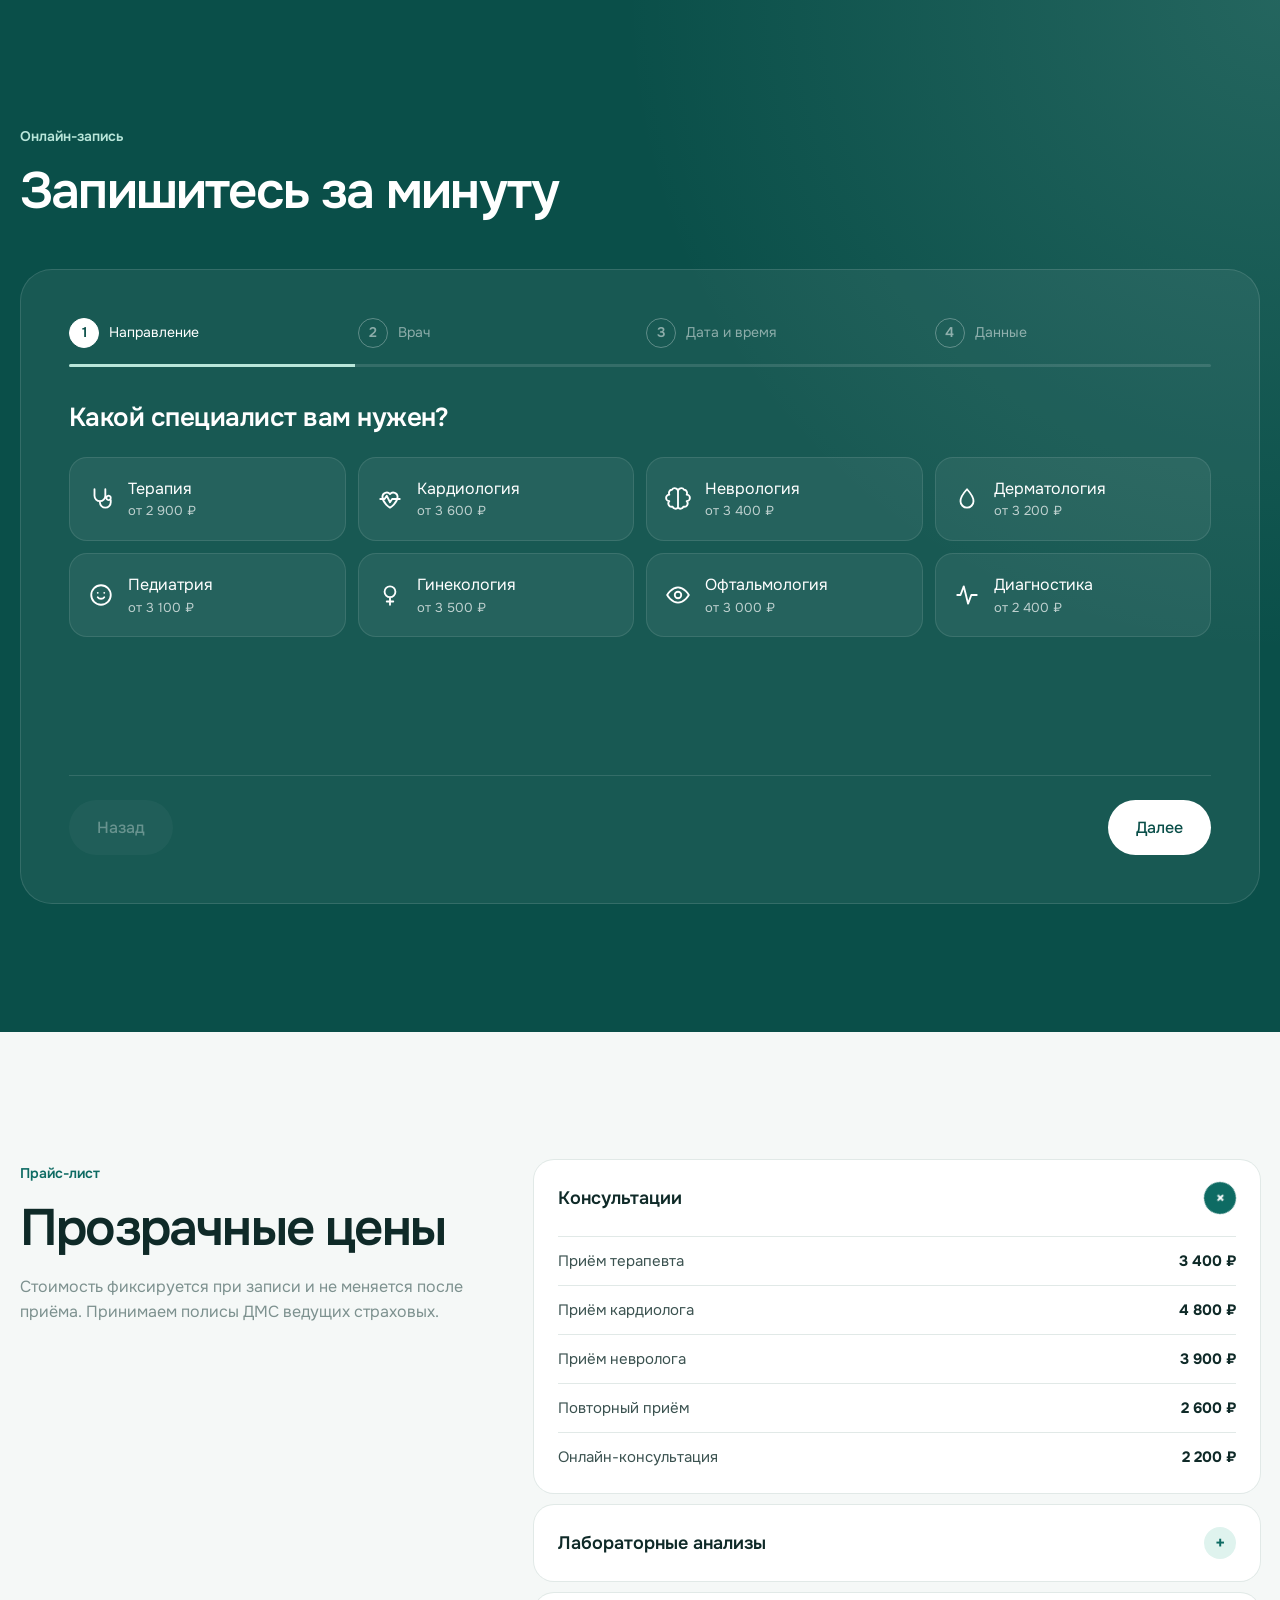
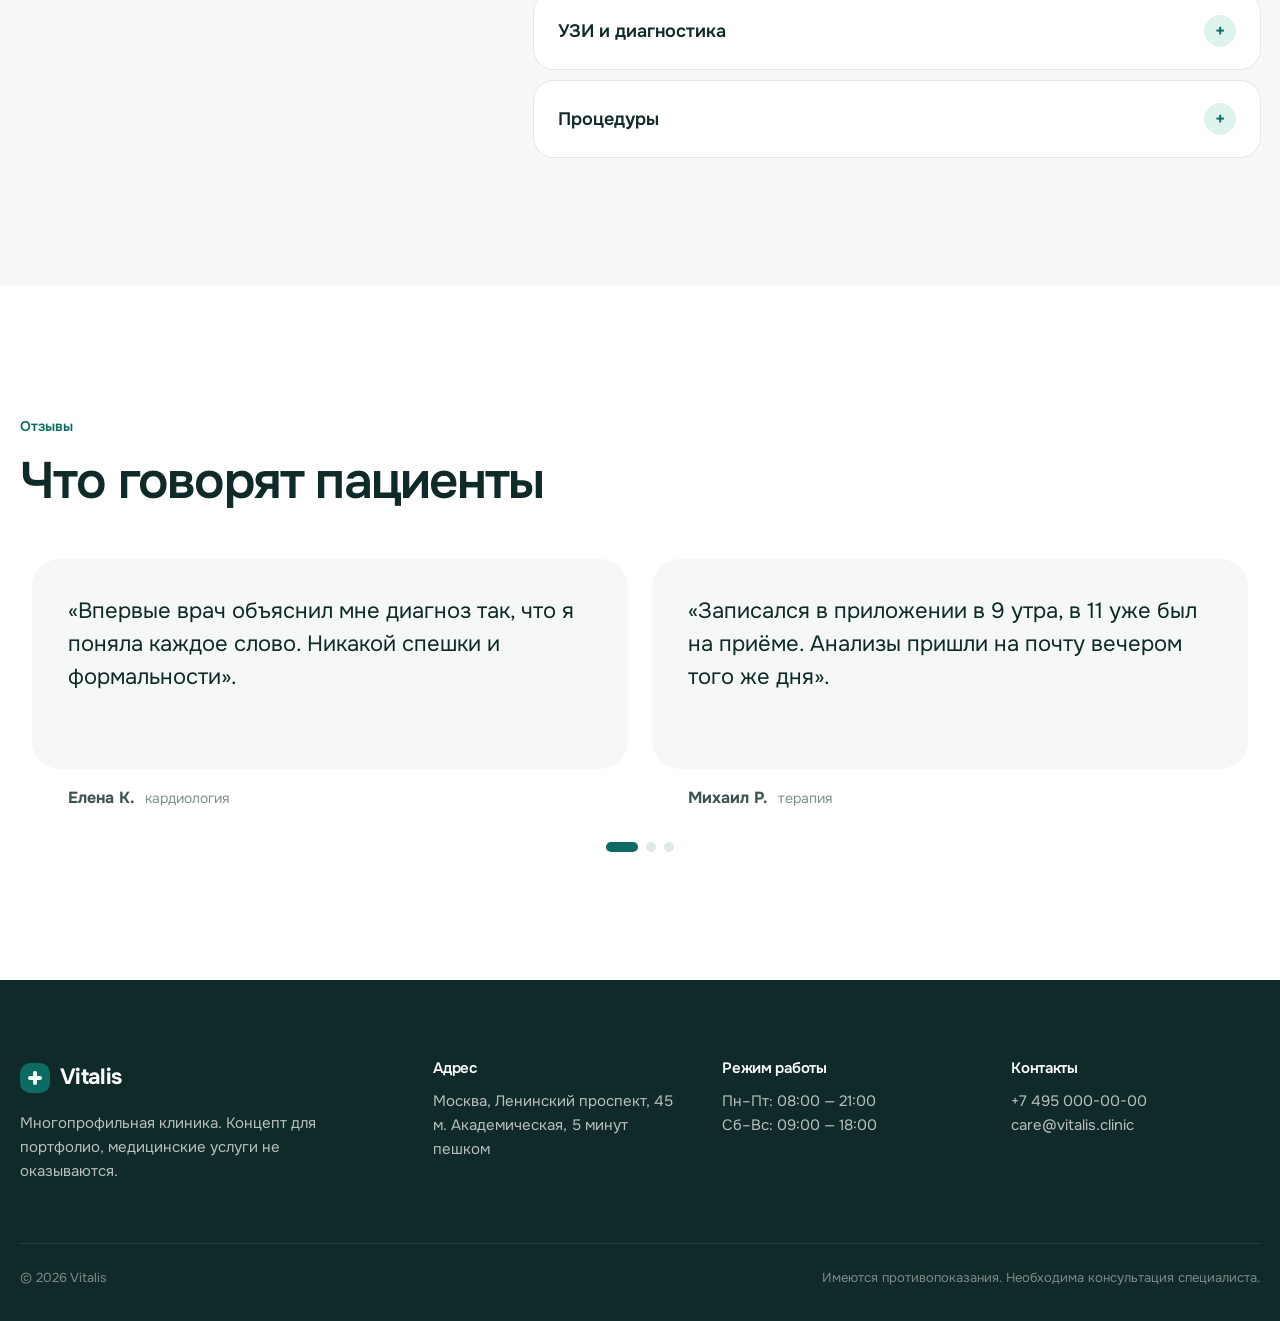
<file: vitalis-clinic/index.html>
<!DOCTYPE html>
<html lang="ru">
<head>
  <meta charset="UTF-8">
  <meta name="viewport" content="width=device-width, initial-scale=1.0">
  <title>Vitalis — клиника, в которой вас слышат</title>
  <meta name="description" content="Vitalis — многопрофильная клиника. Врачи, услуги, цены и онлайн-запись на приём.">
  <link rel="preconnect" href="https://fonts.googleapis.com">
  <link rel="preconnect" href="https://fonts.gstatic.com" crossorigin>
  <link href="https://fonts.googleapis.com/css2?family=Onest:wght@300;400;500;600;700&display=swap" rel="stylesheet">
  <link rel="stylesheet" href="styles.css?v=f7d5b6eece6d">
  <link rel="stylesheet" href="account.css?v=44db9a5aef67">
</head>
<body>
  <header class="header" id="header">
    <div class="container header__inner">
      <a href="#top" class="logo">
        <span class="logo__mark"><i></i><i></i></span>
        Vitalis
      </a>
      <nav class="nav" id="nav">
        <a href="#services">Услуги</a>
        <a href="#doctors">Врачи</a>
        <a href="#checkups">Check-up</a>
        <a href="#prices">Цены</a>
        <a href="#contacts">Контакты</a>
      </nav>
      <div class="header__right">
        <a href="tel:+74950000000" class="header__phone">+7 495 000-00-00</a>
        <button class="patient-btn" id="patientBtn" aria-label="Кабинет пациента">
          <svg viewBox="0 0 24 24" data-when="out"><circle cx="12" cy="8" r="4"/><path d="M4 21a8 8 0 0 1 16 0"/></svg>
          <span data-when="out">Войти</span>
          <span class="patient-btn__avatar" data-when="in" data-auth-initials></span>
          <span data-when="in" data-auth-first-name></span>
        </button>
        <a href="#booking" class="btn btn--small">Записаться</a>
        <button class="burger" id="burger" aria-label="Меню"><span></span><span></span></button>
      </div>
    </div>
  </header>

  <main>
    <section class="hero" id="top">
      <div class="container hero__grid">
        <div class="hero__text">
          <span class="chip"><span class="chip__pulse"></span>Принимаем сегодня до 21:00</span>
          <h1 class="hero__title">Медицина, в которой <span class="highlight">вас слышат</span></h1>
          <p class="hero__lead">42 врача, собственная лаборатория и диагностика экспертного класса. Приём без очередей — в удобное для вас время.</p>

          <div class="search" id="search">
            <svg viewBox="0 0 24 24" class="search__icon"><circle cx="11" cy="11" r="7"/><path d="m20 20-4-4"/></svg>
            <input type="search" id="searchInput" placeholder="Врач, услуга или симптом" autocomplete="off">
            <div class="search__results" id="searchResults"></div>
          </div>
          <div class="hero__tags">
            <span>Часто ищут:</span>
            <button data-query="кардиолог">кардиолог</button>
            <button data-query="УЗИ">УЗИ</button>
            <button data-query="анализы">анализы</button>
            <button data-query="педиатр">педиатр</button>
          </div>
        </div>

        <div class="hero__visual">
          <div class="pulse-card">
            <div class="pulse-card__head">
              <span>Пульс клиники</span>
              <b><span id="bpm">72</span> уд/мин</b>
            </div>
            <svg class="ecg" viewBox="0 0 400 120" preserveAspectRatio="none">
              <path id="ecgPath" d="M0 60 H90 L100 60 L110 40 L120 60 L135 60 L145 10 L158 105 L170 60 L185 60 L200 48 L215 60 H290 L300 60 L310 40 L320 60 L335 60 L345 10 L358 105 L370 60 L385 60 L400 52"/>
            </svg>
          </div>

          <div class="float float--next">
            <span class="float__icon">
              <svg viewBox="0 0 24 24"><rect x="4" y="5" width="16" height="15" rx="3"/><path d="M8 3v4M16 3v4M4 10h16"/></svg>
            </span>
            <div><small>Ближайший приём</small><b>Сегодня, 14:30</b><small>Терапевт · Морозова А.</small></div>
          </div>

          <div class="float float--rating">
            <b>4,9</b>
            <div><span class="stars">★★★★★</span><small>3 280 отзывов пациентов</small></div>
          </div>

          <div class="float float--lab">
            <span class="float__icon float__icon--coral">
              <svg viewBox="0 0 24 24"><path d="M9 3h6M10 3v6l-5 9a2 2 0 0 0 2 3h10a2 2 0 0 0 2-3l-5-9V3"/></svg>
            </span>
            <div><small>Результаты анализов</small><b>от 4 часов</b></div>
          </div>
        </div>
      </div>
    </section>

    <section class="trust">
      <div class="container trust__grid">
        <div class="trust__item reveal"><b data-count="18">0</b><span>лет заботы о пациентах</span></div>
        <div class="trust__item reveal"><b data-count="42">0</b><span>врача высшей категории</span></div>
        <div class="trust__item reveal"><b data-count="120">0</b><span>тысяч приёмов в год</span></div>
        <div class="trust__item reveal"><b data-count="98" data-suffix="%">0</b><span>пациентов рекомендуют</span></div>
      </div>
    </section>

    <section class="section" id="services">
      <div class="container">
        <div class="section__head">
          <p class="eyebrow reveal">Направления</p>
          <h2 class="section__title reveal">Всё для здоровья — <br>в одном месте</h2>
        </div>
        <div class="services" id="servicesGrid"></div>
      </div>
    </section>

    <section class="section section--tint" id="checkups">
      <div class="container">
        <div class="section__head section__head--row">
          <div>
            <p class="eyebrow reveal">Программы</p>
            <h2 class="section__title reveal">Check-up за один визит</h2>
          </div>
          <p class="section__note reveal">Полное обследование за 3–4 часа. Итоговое заключение — у терапевта в тот же день.</p>
        </div>
        <div class="checkups">
          <article class="checkup reveal">
            <span class="checkup__tag">Базовый</span>
            <h3>Здоровье 30+</h3>
            <p class="checkup__price">12 900 ₽</p>
            <ul>
              <li>Консультация терапевта</li>
              <li>Общий и биохимический анализ крови</li>
              <li>ЭКГ с расшифровкой</li>
              <li>УЗИ брюшной полости</li>
            </ul>
            <a href="#booking" class="btn btn--ghost" data-book-service="therapy">Записаться</a>
          </article>
          <article class="checkup checkup--accent reveal">
            <span class="checkup__tag">Популярный</span>
            <h3>Сердце и сосуды</h3>
            <p class="checkup__price">18 400 ₽</p>
            <ul>
              <li>Консультация кардиолога</li>
              <li>Эхокардиография</li>
              <li>Холтеровское мониторирование</li>
              <li>Липидный профиль и коагулограмма</li>
              <li>Дуплекс сосудов шеи</li>
            </ul>
            <a href="#booking" class="btn" data-book-service="cardio">Записаться</a>
          </article>
          <article class="checkup reveal">
            <span class="checkup__tag">Расширенный</span>
            <h3>Полный контроль</h3>
            <p class="checkup__price">34 600 ₽</p>
            <ul>
              <li>Приём 5 специалистов</li>
              <li>МРТ головного мозга</li>
              <li>Онкомаркеры и гормоны</li>
              <li>Гастроскопия во сне</li>
            </ul>
            <a href="#booking" class="btn btn--ghost" data-book-service="therapy">Записаться</a>
          </article>
        </div>
      </div>
    </section>

    <section class="section" id="doctors">
      <div class="container">
        <div class="section__head section__head--row">
          <div>
            <p class="eyebrow reveal">Команда</p>
            <h2 class="section__title reveal">Наши врачи</h2>
          </div>
          <label class="doctor-search reveal">
            <svg viewBox="0 0 24 24"><circle cx="11" cy="11" r="7"/><path d="m20 20-4-4"/></svg>
            <input type="search" id="doctorSearch" placeholder="Поиск по имени">
          </label>
        </div>
        <div class="filter-chips reveal" id="doctorFilters"></div>
        <div class="doctors" id="doctorsGrid"></div>
      </div>
    </section>

    <section class="section section--dark" id="booking">
      <div class="container">
        <div class="section__head">
          <p class="eyebrow reveal">Онлайн-запись</p>
          <h2 class="section__title reveal">Запишитесь за минуту</h2>
        </div>

        <div class="wizard reveal" id="wizard">
          <ol class="wizard__steps" id="wizardSteps">
            <li class="is-active"><span>1</span>Направление</li>
            <li><span>2</span>Врач</li>
            <li><span>3</span>Дата и время</li>
            <li><span>4</span>Данные</li>
          </ol>
          <div class="wizard__progress"><span id="wizardProgress"></span></div>

          <div class="wizard__body">
            <div class="wizard__panel is-active" data-step="1">
              <h3>Какой специалист вам нужен?</h3>
              <div class="option-grid" id="specialtyOptions"></div>
            </div>

            <div class="wizard__panel" data-step="2">
              <h3>Выберите врача</h3>
              <div class="option-list" id="doctorOptions"></div>
            </div>

            <div class="wizard__panel" data-step="3">
              <h3>Когда вам удобно?</h3>
              <div class="schedule">
                <div class="calendar">
                  <div class="calendar__head">
                    <button type="button" id="prevMonth" aria-label="Предыдущий месяц">‹</button>
                    <b id="monthLabel"></b>
                    <button type="button" id="nextMonth" aria-label="Следующий месяц">›</button>
                  </div>
                  <div class="calendar__week"><span>Пн</span><span>Вт</span><span>Ср</span><span>Чт</span><span>Пт</span><span>Сб</span><span>Вс</span></div>
                  <div class="calendar__days" id="calendarDays"></div>
                </div>
                <div class="times">
                  <p class="times__label" id="timesLabel">Выберите день в календаре</p>
                  <div class="times__grid" id="timesGrid"></div>
                </div>
              </div>
            </div>

            <div class="wizard__panel" data-step="4">
              <h3>Данные пациента</h3>
              <form class="patient" id="patientForm" novalidate>
                <label class="field">
                  <span>ФИО</span>
                  <input name="name" required minlength="3" autocomplete="name">
                </label>
                <label class="field">
                  <span>Телефон</span>
                  <input name="phone" type="tel" required pattern="[\d\s\+\-\(\)]{10,}" autocomplete="tel">
                </label>
                <label class="field">
                  <span>Дата рождения</span>
                  <input name="birth" type="date" required>
                </label>
                <label class="field">
                  <span>Комментарий для врача</span>
                  <input name="comment" placeholder="Жалобы, вопросы">
                </label>
                <label class="check">
                  <input type="checkbox" name="consent" required>
                  <span>Согласен на обработку персональных данных</span>
                </label>
              </form>
              <div class="recap" id="recap"></div>
            </div>

            <div class="wizard__panel" data-step="5">
              <div class="done">
                <div class="done__icon">
                  <svg viewBox="0 0 52 52"><circle cx="26" cy="26" r="24"/><path d="m15 27 7 7 15-15"/></svg>
                </div>
                <h3>Вы записаны!</h3>
                <p id="doneText"></p>
                <p class="done__note">Это демонстрационная запись — данные хранятся только в вашем браузере.</p>
                <button type="button" class="btn" id="wizardRestart">Записаться ещё</button>
              </div>
            </div>
          </div>

          <div class="wizard__nav" id="wizardNav">
            <button type="button" class="btn btn--ghost-light" id="wizardBack">Назад</button>
            <p class="wizard__error" id="wizardError"></p>
            <button type="button" class="btn btn--light" id="wizardNext">Далее</button>
          </div>
        </div>
      </div>
    </section>

    <section class="section" id="prices">
      <div class="container prices">
        <div class="prices__intro">
          <p class="eyebrow reveal">Прайс-лист</p>
          <h2 class="section__title reveal">Прозрачные цены</h2>
          <p class="muted reveal">Стоимость фиксируется при записи и не меняется после приёма. Принимаем полисы ДМС ведущих страховых.</p>
        </div>
        <div class="price-list" id="priceList"></div>
      </div>
    </section>

    <section class="section section--tint">
      <div class="container">
        <div class="section__head">
          <p class="eyebrow reveal">Отзывы</p>
          <h2 class="section__title reveal">Что говорят пациенты</h2>
        </div>
        <div class="reviews reveal">
          <div class="reviews__track" id="reviewsTrack">
            <blockquote class="review">
              <p>«Впервые врач объяснил мне диагноз так, что я поняла каждое слово. Никакой спешки и формальности».</p>
              <footer><b>Елена К.</b><span>кардиология</span></footer>
            </blockquote>
            <blockquote class="review">
              <p>«Записался в приложении в 9 утра, в 11 уже был на приёме. Анализы пришли на почту вечером того же дня».</p>
              <footer><b>Михаил Р.</b><span>терапия</span></footer>
            </blockquote>
            <blockquote class="review">
              <p>«Ребёнок не плакал ни разу — детский кабинет больше похож на игровую. Педиатр — просто волшебница».</p>
              <footer><b>Анастасия Л.</b><span>педиатрия</span></footer>
            </blockquote>
            <blockquote class="review">
              <p>«Прошла check-up за одно утро. Всё чётко организовано, а заключение выдали сразу с рекомендациями».</p>
              <footer><b>Ольга Т.</b><span>check-up</span></footer>
            </blockquote>
          </div>
          <div class="reviews__dots" id="reviewsDots"></div>
        </div>
      </div>
    </section>
  </main>

  <footer class="footer" id="contacts">
    <div class="container footer__grid">
      <div>
        <a href="#top" class="logo logo--light"><span class="logo__mark"><i></i><i></i></span>Vitalis</a>
        <p class="footer__text">Многопрофильная клиника. Концепт для портфолио, медицинские услуги не оказываются.</p>
      </div>
      <div>
        <h4>Адрес</h4>
        <p>Москва, Ленинский проспект, 45<br>м. Академическая, 5 минут пешком</p>
      </div>
      <div>
        <h4>Режим работы</h4>
        <p>Пн–Пт: 08:00 — 21:00<br>Сб–Вс: 09:00 — 18:00</p>
      </div>
      <div>
        <h4>Контакты</h4>
        <p><a href="tel:+74950000000">+7 495 000-00-00</a><br><a href="mailto:care@vitalis.clinic">care@vitalis.clinic</a></p>
      </div>
    </div>
    <div class="container footer__bottom">
      <span>© 2026 Vitalis</span>
      <span>Имеются противопоказания. Необходима консультация специалиста.</span>
    </div>
  </footer>

  <div class="v-modal" id="authModal" aria-hidden="true">
    <div class="v-modal__backdrop" data-close-auth></div>
    <div class="v-modal__panel auth-split" role="dialog" aria-modal="true" aria-label="Вход в кабинет пациента">
      <aside class="auth-split__side">
        <span class="logo logo--light"><span class="logo__mark"><i></i><i></i></span>Vitalis</span>
        <h3>Кабинет пациента</h3>
        <ul class="auth-split__list">
          <li>Онлайн-запись к врачам за минуту</li>
          <li>История приёмов и напоминания</li>
          <li>Медкарта всегда под рукой</li>
        </ul>
        <svg class="auth-split__ecg" viewBox="0 0 400 80" preserveAspectRatio="none"><path d="M0 40 H120 L132 40 L142 20 L152 40 L166 40 L176 4 L190 76 L202 40 L216 40 L228 30 L240 40 H400"/></svg>
      </aside>

      <div class="auth-split__main" data-auth-root data-view="login">
        <button class="v-modal__close" data-close-auth aria-label="Закрыть"><svg viewBox="0 0 24 24"><path d="m6 6 12 12M18 6 6 18"/></svg></button>
        <div class="seg-tabs">
          <button data-auth-switch="login">Вход</button>
          <button data-auth-switch="register">Регистрация</button>
        </div>

        <form class="vt-form" data-auth-form="login" data-pane="login">
          <h3>Рады видеть вас</h3>
          <label class="vt-field" data-field>
            <span>E-mail</span>
            <input type="email" name="email" placeholder="name@mail.ru" autocomplete="email">
            <small data-field-error></small>
          </label>
          <label class="vt-field" data-field>
            <span>Пароль</span>
            <input type="password" name="password" placeholder="Ваш пароль" autocomplete="current-password">
            <button class="vt-field__eye" data-toggle-password aria-label="Показать пароль"><svg viewBox="0 0 24 24"><path d="M2 12s3.5-7 10-7 10 7 10 7-3.5 7-10 7S2 12 2 12Z"/><circle cx="12" cy="12" r="3"/></svg></button>
            <small data-field-error></small>
          </label>
          <div class="vt-form__row">
            <label class="check"><input type="checkbox" name="remember" checked><span>Запомнить меня</span></label>
            <button class="vt-link" data-auth-switch="reset">Забыли пароль?</button>
          </div>
          <p class="vt-form__error" data-form-error hidden></p>
          <button class="btn btn--full" type="submit">Войти</button>
          <button class="btn btn--ghost btn--full" data-auth-demo>Войти как демо-пациент</button>
        </form>

        <form class="vt-form" data-auth-form="register" data-pane="register" hidden>
          <h3>Новый пациент</h3>
          <label class="vt-field" data-field>
            <span>ФИО</span>
            <input type="text" name="name" placeholder="Иванова Анна Сергеевна" autocomplete="name">
            <small data-field-error></small>
          </label>
          <label class="vt-field" data-field>
            <span>E-mail</span>
            <input type="email" name="email" placeholder="name@mail.ru" autocomplete="email">
            <small data-field-error></small>
          </label>
          <label class="vt-field" data-field>
            <span>Пароль</span>
            <input type="password" name="password" placeholder="Не менее 8 символов" autocomplete="new-password">
            <button class="vt-field__eye" data-toggle-password aria-label="Показать пароль"><svg viewBox="0 0 24 24"><path d="M2 12s3.5-7 10-7 10 7 10 7-3.5 7-10 7S2 12 2 12Z"/><circle cx="12" cy="12" r="3"/></svg></button>
            <small data-field-error></small>
          </label>
          <div class="vt-strength" data-strength><i></i><i></i><i></i><i></i><span data-strength-label></span></div>
          <label class="vt-field" data-field>
            <span>Повторите пароль</span>
            <input type="password" name="confirm" placeholder="Ещё раз" autocomplete="new-password">
            <small data-field-error></small>
          </label>
          <label class="check vt-check" data-field>
            <input type="checkbox" name="agree"><span>Согласен на обработку персональных данных</span>
            <small data-field-error></small>
          </label>
          <p class="vt-form__error" data-form-error hidden></p>
          <button class="btn btn--full" type="submit">Создать кабинет</button>
        </form>

        <form class="vt-form" data-auth-form="reset" data-pane="reset" hidden>
          <h3>Восстановление пароля</h3>
          <p class="muted">Введите e-mail, указанный при регистрации.</p>
          <label class="vt-field" data-field>
            <span>E-mail</span>
            <input type="email" name="email" placeholder="name@mail.ru" autocomplete="email">
            <small data-field-error></small>
          </label>
          <p class="vt-form__success" data-form-success hidden></p>
          <button class="btn btn--full" type="submit">Отправить ссылку</button>
          <button class="vt-link" data-auth-switch="login">← Вернуться ко входу</button>
        </form>

        <p class="auth-split__note">Демо-режим: данные хранятся только в вашем браузере и никуда не передаются.</p>
      </div>
    </div>
  </div>

  <div class="v-modal" id="cabinetModal" aria-hidden="true">
    <div class="v-modal__backdrop" data-close-cabinet></div>
    <div class="v-modal__panel cabinet" role="dialog" aria-modal="true" aria-label="Кабинет пациента">
      <button class="v-modal__close" data-close-cabinet aria-label="Закрыть"><svg viewBox="0 0 24 24"><path d="m6 6 12 12M18 6 6 18"/></svg></button>
      <header class="cabinet__head">
        <span class="cabinet__avatar" data-auth-initials></span>
        <div>
          <small>Кабинет пациента</small>
          <h3 data-auth-name></h3>
          <span class="cabinet__card">Медкарта № <b id="cardNumber"></b></span>
        </div>
      </header>

      <div class="cabinet__summary">
        <div><b id="sumUpcoming">0</b><span>предстоящих приёмов</span></div>
        <div><b id="sumPast">0</b><span>визитов всего</span></div>
        <div><b id="sumSpent">0 ₽</b><span>оплачено</span></div>
      </div>

      <div class="seg-tabs seg-tabs--wide" id="cabinetTabs">
        <button class="is-active" data-ctab="visits">Приёмы</button>
        <button data-ctab="card">Медкарта</button>
        <button data-ctab="security">Безопасность</button>
      </div>

      <div data-cpanel="visits">
        <ul class="visits" id="visitsList"></ul>
      </div>

      <div data-cpanel="card" hidden>
        <form class="vt-form vt-form--grid" data-auth-form="profile">
          <label class="vt-field" data-field>
            <span>ФИО</span>
            <input type="text" name="name">
            <small data-field-error></small>
          </label>
          <label class="vt-field" data-field>
            <span>Телефон</span>
            <input type="tel" name="phone" placeholder="+7 900 000-00-00">
            <small data-field-error></small>
          </label>
          <label class="vt-field" data-field>
            <span>E-mail</span>
            <input type="email" name="email" readonly>
          </label>
          <label class="vt-field">
            <span>Дата рождения</span>
            <input type="date" id="birthInput">
          </label>
          <label class="vt-field vt-field--wide">
            <span>Аллергии и особенности</span>
            <input type="text" id="allergyInput" placeholder="Например: пенициллин">
          </label>
          <p class="vt-form__success" data-form-success hidden></p>
          <button class="btn" type="submit">Сохранить медкарту</button>
        </form>
      </div>

      <div data-cpanel="security" hidden>
        <form class="vt-form" data-auth-form="password">
          <label class="vt-field" data-field>
            <span>Текущий пароль</span>
            <input type="password" name="current" autocomplete="current-password">
            <small data-field-error></small>
          </label>
          <label class="vt-field" data-field>
            <span>Новый пароль</span>
            <input type="password" name="password" autocomplete="new-password">
            <button class="vt-field__eye" data-toggle-password aria-label="Показать пароль"><svg viewBox="0 0 24 24"><path d="M2 12s3.5-7 10-7 10 7 10 7-3.5 7-10 7S2 12 2 12Z"/><circle cx="12" cy="12" r="3"/></svg></button>
            <small data-field-error></small>
          </label>
          <div class="vt-strength" data-strength><i></i><i></i><i></i><i></i><span data-strength-label></span></div>
          <label class="vt-field" data-field>
            <span>Повторите новый пароль</span>
            <input type="password" name="confirm" autocomplete="new-password">
            <small data-field-error></small>
          </label>
          <p class="vt-form__error" data-form-error hidden></p>
          <p class="vt-form__success" data-form-success hidden></p>
          <button class="btn" type="submit">Сменить пароль</button>
        </form>
        <button class="cabinet__logout" data-auth-logout>Выйти из кабинета</button>
      </div>
    </div>
  </div>

  <div class="v-toast" id="vToast" role="status"></div>

  <script src="auth.js?v=54d93c96dfa7"></script>
  <script src="script.js?v=8fae33e3f573"></script>
  <script src="account.js?v=af1aa608c833"></script>
</body>
</html>
</file>
<file: assets/hub.css>
@property --accent {
  syntax: "<color>";
  inherits: true;
  initial-value: #ededf0;
}

:root {
  --bg: #0a0a0b;
  --surface: #131315;
  --line: rgba(237, 237, 240, 0.1);
  --text: #ededf0;
  --muted: #85858f;
  --accent: #ededf0;
  --font: "Commissioner", system-ui, sans-serif;
  --ease: cubic-bezier(0.22, 1, 0.36, 1);
  --pad: clamp(18px, 4.5vw, 72px);
  transition: --accent 0.8s var(--ease);
}

*,
*::before,
*::after {
  box-sizing: border-box;
  margin: 0;
  padding: 0;
}

[hidden] {
  display: none !important;
}

html {
  scroll-behavior: smooth;
}

body {
  font-family: var(--font);
  background: var(--bg);
  color: var(--text);
  line-height: 1.55;
  overflow-x: hidden;
  -webkit-font-smoothing: antialiased;
}

body.is-locked {
  overflow: hidden;
}

body::after {
  content: "";
  position: fixed;
  inset: 0;
  z-index: 200;
  pointer-events: none;
  opacity: 0.05;
  background-image: url("data:image/svg+xml,%3Csvg xmlns='http://www.w3.org/2000/svg' width='160' height='160'%3E%3Cfilter id='n'%3E%3CfeTurbulence type='fractalNoise' baseFrequency='0.85' numOctaves='3'/%3E%3C/filter%3E%3Crect width='100%25' height='100%25' filter='url(%23n)'/%3E%3C/svg%3E");
}

a {
  color: inherit;
  text-decoration: none;
}

button {
  font: inherit;
  color: inherit;
  background: none;
  border: none;
  cursor: pointer;
}

ul {
  list-style: none;
}

svg {
  fill: none;
  stroke: currentColor;
  stroke-width: 1.8;
  stroke-linecap: round;
  stroke-linejoin: round;
}

.accent {
  color: var(--accent);
}

.spotlight {
  position: fixed;
  top: 0;
  left: 0;
  z-index: 0;
  width: 700px;
  height: 700px;
  margin: -350px 0 0 -350px;
  border-radius: 50%;
  background: radial-gradient(circle, color-mix(in srgb, var(--accent) 16%, transparent), transparent 65%);
  pointer-events: none;
  will-change: transform;
}

.header {
  position: fixed;
  top: 0;
  left: 0;
  right: 0;
  z-index: 50;
  display: flex;
  align-items: center;
  gap: 32px;
  padding: 22px var(--pad);
  transition: padding 0.5s var(--ease), background 0.5s, border-color 0.5s;
  border-bottom: 1px solid transparent;
}

.header.is-scrolled {
  padding-block: 14px;
  background: rgba(10, 10, 11, 0.72);
  backdrop-filter: blur(16px) saturate(140%);
  border-color: var(--line);
}

.logo {
  display: flex;
  align-items: center;
  gap: 10px;
  font-weight: 700;
  font-size: 18px;
  letter-spacing: -0.02em;
  margin-right: auto;
}

.logo__mark {
  position: relative;
  width: 26px;
  height: 26px;
  border-radius: 8px;
  background: var(--text);
}

.logo__mark::after {
  content: "";
  position: absolute;
  inset: 8px;
  border-radius: 50%;
  background: var(--accent);
  box-shadow: 0 0 0 0 var(--accent);
  transition: background 0.8s;
}

.logo:hover .logo__mark::after {
  animation: pulse 1s var(--ease);
}

@keyframes pulse {
  from {
    box-shadow: 0 0 0 0 var(--accent);
  }
  to {
    box-shadow: 0 0 0 12px transparent;
  }
}

.nav {
  display: flex;
  gap: 28px;
  font-size: 15px;
  color: var(--muted);
}

.nav a {
  transition: color 0.3s;
}

.nav a:hover {
  color: var(--text);
}

.share-btn {
  display: flex;
  align-items: center;
  gap: 8px;
  height: 40px;
  padding: 0 18px;
  border-radius: 100px;
  border: 1px solid var(--line);
  font-size: 14px;
  font-weight: 500;
  transition: background 0.3s, color 0.3s, border-color 0.3s;
}

.share-btn svg {
  width: 16px;
}

.share-btn:hover {
  background: var(--text);
  color: var(--bg);
  border-color: var(--text);
}

main {
  position: relative;
  z-index: 1;
}

.hero {
  min-height: 100vh;
  display: flex;
  flex-direction: column;
  justify-content: flex-end;
  padding: 140px var(--pad) 56px;
}

.hero__role {
  display: flex;
  align-items: center;
  gap: 12px;
  font-size: 15px;
  color: var(--muted);
  margin-bottom: 28px;
  opacity: 0;
  animation: fadeUp 1s var(--ease) 0.2s forwards;
}

.hero__role::before {
  content: "";
  width: 8px;
  height: 8px;
  border-radius: 50%;
  background: #3ddc84;
  box-shadow: 0 0 12px #3ddc84;
}

.hero__title {
  font-weight: 700;
  font-size: clamp(46px, 9.4vw, 168px);
  line-height: 0.92;
  letter-spacing: -0.055em;
  max-width: 14ch;
  margin-bottom: 48px;
}

.word {
  display: inline-block;
  overflow: hidden;
  vertical-align: top;
  padding-bottom: 0.06em;
}

.word > span {
  display: inline-block;
  transform: translateY(110%) rotate(4deg);
  animation: wordUp 1.2s var(--ease) forwards;
  animation-delay: calc(0.3s + var(--i) * 70ms);
}

.word--accent > span {
  color: var(--accent);
  font-style: italic;
  font-weight: 300;
}

@keyframes wordUp {
  to {
    transform: none;
  }
}

@keyframes fadeUp {
  from {
    opacity: 0;
    transform: translateY(20px);
  }
  to {
    opacity: 1;
    transform: none;
  }
}

.hero__bottom {
  display: flex;
  justify-content: space-between;
  align-items: flex-end;
  gap: 32px;
  flex-wrap: wrap;
  padding-top: 28px;
  border-top: 1px solid var(--line);
  opacity: 0;
  animation: fadeUp 1s var(--ease) 0.9s forwards;
}

.hero__lead {
  max-width: 440px;
  color: var(--muted);
  font-size: 17px;
}

.hero__cta {
  display: flex;
  align-items: center;
  gap: 14px;
  font-size: 18px;
  font-weight: 500;
}

.hero__cta svg {
  width: 52px;
  height: 52px;
  padding: 14px;
  border-radius: 50%;
  border: 1px solid var(--line);
  transition: background 0.4s, color 0.4s, transform 0.5s var(--ease);
}

.hero__cta:hover svg {
  background: var(--accent);
  color: var(--bg);
  transform: translateY(4px);
}

.hero__stats {
  display: flex;
  gap: clamp(24px, 5vw, 72px);
  margin-top: 40px;
  opacity: 0;
  animation: fadeUp 1s var(--ease) 1.1s forwards;
}

.hero__stats dt {
  font-size: clamp(32px, 4vw, 52px);
  font-weight: 600;
  letter-spacing: -0.04em;
  line-height: 1;
}

.hero__stats dd {
  margin-top: 6px;
  font-size: 13px;
  color: var(--muted);
}

.ticker {
  overflow: hidden;
  padding: 26px 0;
  border-block: 1px solid var(--line);
}

.ticker__track {
  display: flex;
  width: max-content;
  gap: 48px;
  font-size: clamp(22px, 3vw, 40px);
  font-weight: 600;
  letter-spacing: -0.03em;
  white-space: nowrap;
  animation: marquee 40s linear infinite;
}

.ticker__track span:nth-child(even) {
  color: var(--accent);
  font-weight: 300;
}

@keyframes marquee {
  to {
    transform: translateX(-50%);
  }
}

.section-title {
  font-size: clamp(38px, 6vw, 92px);
  font-weight: 700;
  letter-spacing: -0.05em;
  line-height: 0.95;
}

.section-title .accent {
  font-style: italic;
  font-weight: 300;
}

.works {
  padding: clamp(90px, 12vw, 160px) var(--pad);
}

.works__head {
  display: flex;
  justify-content: space-between;
  align-items: flex-end;
  gap: 32px;
  flex-wrap: wrap;
  margin-bottom: 48px;
}

.filters {
  display: flex;
  flex-wrap: wrap;
  gap: 8px;
}

.filter {
  padding: 9px 16px;
  border-radius: 100px;
  border: 1px solid var(--line);
  font-size: 14px;
  color: var(--muted);
  transition: color 0.3s, border-color 0.3s, background 0.3s;
}

.filter sup {
  margin-left: 3px;
  font-size: 10px;
}

.filter:hover {
  color: var(--text);
  border-color: var(--muted);
}

.filter.is-active {
  background: var(--text);
  border-color: var(--text);
  color: var(--bg);
}

.grid {
  display: grid;
  grid-template-columns: repeat(2, 1fr);
  gap: clamp(20px, 3vw, 40px) clamp(16px, 2.5vw, 32px);
}

.card {
  display: block;
  text-align: left;
  width: 100%;
  animation: cardIn 0.9s var(--ease) both;
  animation-delay: calc(var(--i) * 80ms);
}

.card:nth-child(even) {
  margin-top: clamp(0px, 6vw, 96px);
}

@keyframes cardIn {
  from {
    opacity: 0;
    transform: translateY(50px);
  }
}

.card__media {
  position: relative;
  aspect-ratio: 16 / 10;
  border-radius: 20px;
  overflow: hidden;
  background: var(--tone2);
  isolation: isolate;
  transform: translateZ(0);
}

.card__cover {
  position: absolute;
  inset: 0;
  display: flex;
  flex-direction: column;
  justify-content: space-between;
  padding: clamp(18px, 2.5vw, 30px);
  background:
    radial-gradient(circle at 85% 15%, color-mix(in srgb, var(--tone) 75%, transparent), transparent 55%),
    radial-gradient(circle at 10% 100%, color-mix(in srgb, var(--tone) 35%, transparent), transparent 50%),
    var(--tone2);
  transition: transform 1.2s var(--ease), opacity 0.6s;
}

.card__cover::before {
  content: "";
  position: absolute;
  inset: 0;
  background-image: linear-gradient(rgba(255, 255, 255, 0.06) 1px, transparent 1px),
    linear-gradient(90deg, rgba(255, 255, 255, 0.06) 1px, transparent 1px);
  background-size: 40px 40px;
  mask-image: linear-gradient(135deg, #000, transparent 70%);
}

.card__cover img {
  position: absolute;
  inset: 0;
  width: 100%;
  height: 100%;
  object-fit: cover;
}

.card__index {
  position: relative;
  font-size: 14px;
  font-weight: 500;
  color: rgba(255, 255, 255, 0.7);
}

.card__name {
  position: relative;
  font-size: clamp(36px, 5.4vw, 84px);
  font-weight: 800;
  letter-spacing: -0.05em;
  line-height: 0.9;
  color: #fff;
  mix-blend-mode: difference;
}

.card:hover .card__cover {
  transform: scale(1.04);
}

.card__live {
  position: absolute;
  inset: 0;
  z-index: 2;
  opacity: 0;
  transition: opacity 0.7s var(--ease);
  pointer-events: none;
}

.card__live.is-ready {
  opacity: 1;
}

.card__live iframe {
  width: 1440px;
  height: 900px;
  border: 0;
  transform: scale(var(--scale, 0.4));
  transform-origin: 0 0;
  pointer-events: none;
}

.card__badge {
  position: absolute;
  left: 16px;
  bottom: 16px;
  z-index: 3;
  display: flex;
  align-items: center;
  gap: 8px;
  padding: 7px 14px;
  border-radius: 100px;
  background: rgba(10, 10, 11, 0.7);
  backdrop-filter: blur(10px);
  font-size: 13px;
  font-weight: 500;
  color: #fff;
  opacity: 0;
  transform: translateY(10px);
  transition: opacity 0.4s, transform 0.5s var(--ease);
}

.card__badge i {
  width: 7px;
  height: 7px;
  border-radius: 50%;
  background: #ff4d4d;
  animation: blink 1.4s infinite;
}

@keyframes blink {
  50% {
    opacity: 0.3;
  }
}

.card__live.is-ready + .card__badge {
  opacity: 1;
  transform: none;
}

.card__view {
  position: absolute;
  top: 16px;
  right: 16px;
  z-index: 3;
  display: grid;
  place-items: center;
  width: 64px;
  height: 64px;
  border-radius: 50%;
  background: #fff;
  color: #0a0a0b;
  font-size: 13px;
  font-weight: 600;
  transform: scale(0) rotate(-45deg);
  transition: transform 0.6s var(--ease);
}

.card:hover .card__view {
  transform: scale(1) rotate(0);
}

.card__info {
  display: flex;
  justify-content: space-between;
  gap: 20px;
  padding-top: 18px;
}

.card__title {
  font-size: 22px;
  font-weight: 600;
  letter-spacing: -0.02em;
}

.card__desc {
  max-width: 460px;
  margin-top: 6px;
  font-size: 15px;
  color: var(--muted);
}

.card__meta {
  display: grid;
  justify-items: end;
  align-content: start;
  gap: 8px;
  font-size: 14px;
  color: var(--muted);
  white-space: nowrap;
}

.card__tags {
  display: flex;
  flex-wrap: wrap;
  gap: 6px;
  margin-top: 14px;
}

.card__tags span {
  padding: 4px 11px;
  border-radius: 100px;
  border: 1px solid var(--line);
  font-size: 12px;
  color: var(--muted);
}

.about {
  display: grid;
  grid-template-columns: 1fr 2.4fr;
  gap: 40px;
  padding: clamp(90px, 12vw, 160px) var(--pad);
  border-top: 1px solid var(--line);
}

.about__label {
  font-size: 15px;
  color: var(--muted);
}

.about__text {
  font-size: clamp(24px, 3vw, 42px);
  line-height: 1.25;
  letter-spacing: -0.03em;
  font-weight: 500;
  margin-bottom: 40px;
}

.skills {
  display: flex;
  flex-wrap: wrap;
  gap: 8px;
  margin-bottom: 64px;
}

.skills li {
  padding: 10px 18px;
  border-radius: 100px;
  background: var(--surface);
  border: 1px solid var(--line);
  font-size: 15px;
  transition: border-color 0.3s, transform 0.4s var(--ease);
}

.skills li:hover {
  border-color: var(--accent);
  transform: translateY(-3px);
}

.principles {
  display: grid;
  grid-template-columns: repeat(3, 1fr);
  gap: 16px;
}

.principle {
  padding: 28px 24px;
  border-radius: 20px;
  background: var(--surface);
  border: 1px solid var(--line);
}

.principle span {
  font-size: 14px;
  color: var(--accent);
}

.principle h3 {
  font-size: 24px;
  font-weight: 600;
  letter-spacing: -0.03em;
  margin: 28px 0 8px;
}

.principle p {
  color: var(--muted);
  font-size: 15px;
}

.principle:nth-child(2) {
  transition-delay: 0.08s;
}

.principle:nth-child(3) {
  transition-delay: 0.16s;
}

.contact {
  padding: clamp(90px, 12vw, 180px) var(--pad);
  border-top: 1px solid var(--line);
  text-align: center;
}

.contact__kicker {
  color: var(--muted);
  font-size: 17px;
  margin-bottom: 20px;
}

.contact__title {
  font-size: clamp(42px, 8vw, 132px);
  font-weight: 700;
  letter-spacing: -0.055em;
  line-height: 0.95;
  margin-bottom: 60px;
}

.contact__title .accent {
  font-style: italic;
  font-weight: 300;
}

.contact__list {
  display: grid;
  grid-template-columns: repeat(auto-fit, minmax(220px, 1fr));
  max-width: 980px;
  margin: 0 auto;
  border: 1px solid var(--line);
  border-radius: 24px;
  overflow: hidden;
}

.contact__item {
  display: grid;
  width: 100%;
  height: 100%;
  align-content: start;
  gap: 4px;
  padding: 28px 24px;
  text-align: left;
  border-right: 1px solid var(--line);
  position: relative;
  overflow: hidden;
  isolation: isolate;
  transition: color 0.4s;
}

.contact__list li:last-child .contact__item {
  border-right: none;
}

.contact__item::before {
  content: "";
  position: absolute;
  inset: 0;
  background: var(--accent);
  transform: translateY(101%);
  transition: transform 0.5s var(--ease);
  z-index: -1;
}

.contact__item:hover {
  color: var(--bg);
}

.contact__item:hover::before {
  transform: none;
}

.contact__item small {
  font-size: 13px;
  opacity: 0.6;
}

.contact__item b {
  font-size: 18px;
  font-weight: 600;
  overflow-wrap: anywhere;
}

.contact__hint {
  font-size: 12px;
  opacity: 0.6;
}

.footer {
  display: flex;
  justify-content: space-between;
  flex-wrap: wrap;
  gap: 12px;
  padding: 28px var(--pad);
  border-top: 1px solid var(--line);
  font-size: 14px;
  color: var(--muted);
  position: relative;
  z-index: 1;
}

.viewer {
  position: fixed;
  inset: 0;
  z-index: 100;
  display: flex;
  flex-direction: column;
  background: rgba(10, 10, 11, 0.96);
  backdrop-filter: blur(10px);
  clip-path: inset(100% 0 0 0);
  visibility: hidden;
  transition: clip-path 0.7s var(--ease), visibility 0s 0.7s;
}

.viewer.is-open {
  clip-path: inset(0 0 0 0);
  visibility: visible;
  transition: clip-path 0.7s var(--ease), visibility 0s;
}

.viewer__bar {
  display: flex;
  align-items: center;
  justify-content: space-between;
  gap: 16px;
  padding: 14px var(--pad);
  border-bottom: 1px solid var(--line);
}

.viewer__info {
  display: flex;
  align-items: center;
  gap: 12px;
  min-width: 0;
}

.viewer__info div {
  display: grid;
  line-height: 1.3;
  min-width: 0;
}

.viewer__info b {
  font-size: 17px;
  white-space: nowrap;
  overflow: hidden;
  text-overflow: ellipsis;
}

.viewer__info small {
  color: var(--muted);
}

.viewer__dot {
  width: 12px;
  height: 12px;
  flex: none;
  border-radius: 50%;
  background: var(--accent);
  box-shadow: 0 0 16px var(--accent);
}

.devices {
  display: flex;
  padding: 4px;
  border-radius: 100px;
  border: 1px solid var(--line);
  background: var(--surface);
}

.devices button {
  display: flex;
  align-items: center;
  gap: 6px;
  padding: 8px 14px;
  border-radius: 100px;
  font-size: 14px;
  color: var(--muted);
  transition: background 0.3s, color 0.3s;
}

.devices svg {
  width: 17px;
}

.devices button.is-active {
  background: var(--text);
  color: var(--bg);
}

.viewer__actions {
  display: flex;
  align-items: center;
  gap: 6px;
}

.icon-btn {
  display: grid;
  place-items: center;
  width: 40px;
  height: 40px;
  border-radius: 50%;
  border: 1px solid var(--line);
  transition: background 0.3s, color 0.3s;
}

.icon-btn svg {
  width: 18px;
}

.icon-btn:hover {
  background: var(--text);
  color: var(--bg);
}

.viewer__open {
  height: 40px;
  display: flex;
  align-items: center;
  justify-content: center;
  flex-shrink: 0;
  padding: 0 18px;
  border-radius: 100px;
  background: var(--accent);
  color: var(--bg);
  font-weight: 600;
  font-size: 14px;
  white-space: nowrap;
  transition: filter 0.3s;
}

.viewer__open:hover {
  filter: brightness(1.15);
}

.viewer__stage {
  flex: 1;
  min-width: 0;
  min-height: 0;
  position: relative;
  display: grid;
  place-items: center;
  overflow: hidden;
  padding: 24px;
}

.frame {
  position: absolute;
  top: 50%;
  left: 50%;
  flex: none;
  border-radius: 14px;
  overflow: hidden;
  background: #fff;
  box-shadow: 0 0 0 1px var(--line), 0 40px 120px -30px color-mix(in srgb, var(--accent) 50%, transparent);
  transform-origin: center;
  transition: width 0.6s var(--ease), height 0.6s var(--ease), transform 0.6s var(--ease), border-radius 0.6s;
}

.frame.is-mobile {
  border-radius: 36px;
  box-shadow: 0 0 0 10px #1c1c20, 0 0 0 11px var(--line), 0 40px 120px -30px color-mix(in srgb, var(--accent) 50%, transparent);
}

.frame.is-tablet {
  border-radius: 24px;
  box-shadow: 0 0 0 12px #1c1c20, 0 0 0 13px var(--line), 0 40px 120px -30px color-mix(in srgb, var(--accent) 50%, transparent);
}

.frame iframe {
  width: 100%;
  height: 100%;
  border: 0;
  display: block;
}

.frame__loader {
  position: absolute;
  inset: 0;
  display: grid;
  place-items: center;
  background: var(--surface);
  transition: opacity 0.5s;
  z-index: 1;
}

.frame__loader.is-hidden {
  opacity: 0;
  pointer-events: none;
}

.frame__loader span {
  width: 44px;
  height: 44px;
  border-radius: 50%;
  border: 3px solid var(--line);
  border-top-color: var(--accent);
  animation: spin 0.8s linear infinite;
}

@keyframes spin {
  to {
    transform: rotate(360deg);
  }
}

.toast {
  position: fixed;
  left: 50%;
  bottom: 28px;
  z-index: 150;
  padding: 13px 22px;
  border-radius: 100px;
  background: var(--text);
  color: var(--bg);
  font-weight: 500;
  font-size: 15px;
  transform: translate(-50%, 200%);
  transition: transform 0.6s var(--ease);
}

.toast.is-visible {
  transform: translate(-50%, 0);
}

.reveal {
  opacity: 0;
  transform: translateY(40px);
  transition: opacity 1s var(--ease), transform 1s var(--ease);
}

.reveal.is-visible {
  opacity: 1;
  transform: none;
}

@media (max-width: 1100px) {
  .devices span {
    display: none;
  }
}

@media (max-width: 900px) {
  .viewer__bar {
    flex-wrap: wrap;
  }

  .viewer__info {
    flex: 1;
  }

  .devices {
    order: 3;
    width: 100%;
    justify-content: center;
  }

  .devices button {
    flex: 1;
    justify-content: center;
  }

  .nav {
    display: none;
  }

  .grid {
    grid-template-columns: 1fr;
  }

  .card:nth-child(even) {
    margin-top: 0;
  }

  .about {
    grid-template-columns: 1fr;
    gap: 16px;
  }

  .principles {
    grid-template-columns: 1fr;
  }

  .contact__item {
    border-right: none;
    border-bottom: 1px solid var(--line);
  }

  .contact__list li:last-child .contact__item {
    border-bottom: none;
  }

  .spotlight {
    display: none;
  }
}

@media (max-width: 600px) {
  .share-btn span {
    display: none;
  }

  .share-btn {
    width: 40px;
    padding: 0;
    justify-content: center;
  }

  .hero__stats {
    gap: 24px;
  }

  .card__info {
    flex-direction: column;
    gap: 4px;
  }

  .card__meta {
    justify-items: start;
    grid-auto-flow: column;
  }

  .viewer__bar {
    padding: 10px 14px;
    gap: 10px;
  }

  .viewer__actions {
    width: 100%;
    display: grid;
    grid-template-columns: 40px minmax(0, 1fr) 40px;
  }

  #viewerPrev,
  #viewerNext {
    display: none;
  }

  .viewer__stage {
    padding: 14px;
  }
}

@media (prefers-reduced-motion: reduce) {
  *,
  *::before,
  *::after {
    animation-duration: 0.01ms !important;
    transition-duration: 0.01ms !important;
  }
}
</file>
<file: flowdesk-app/styles.css>
:root {
  --bg: #f6f7f9;
  --surface: #ffffff;
  --surface-2: #f1f2f5;
  --border: #e4e6eb;
  --text: #16181d;
  --text-2: #5c6270;
  --text-3: #9198a6;
  --accent: #5b5bf7;
  --accent-soft: rgba(91, 91, 247, 0.1);
  --green: #16a36a;
  --amber: #e0921b;
  --red: #e2483d;
  --shadow: 0 1px 2px rgba(16, 24, 40, 0.05), 0 8px 24px -12px rgba(16, 24, 40, 0.12);
  --shadow-lg: 0 24px 60px -20px rgba(16, 24, 40, 0.35);
  --font: "IBM Plex Sans", system-ui, sans-serif;
  --mono: "IBM Plex Mono", monospace;
  --radius: 12px;
  --ease: cubic-bezier(0.2, 0.9, 0.3, 1);
  --sidebar-w: 248px;
}

[data-theme="dark"] {
  --bg: #0e0f13;
  --surface: #16181e;
  --surface-2: #1e2028;
  --border: #272a33;
  --text: #ecedf1;
  --text-2: #a3a8b5;
  --text-3: #6b7180;
  --accent: #7b7bff;
  --accent-soft: rgba(123, 123, 255, 0.14);
  --shadow: 0 1px 2px rgba(0, 0, 0, 0.3), 0 8px 24px -12px rgba(0, 0, 0, 0.5);
  --shadow-lg: 0 24px 60px -20px rgba(0, 0, 0, 0.7);
}

*,
*::before,
*::after {
  box-sizing: border-box;
  margin: 0;
  padding: 0;
}

[hidden] {
  display: none !important;
}

html {
  color-scheme: light;
}

[data-theme="dark"] {
  color-scheme: dark;
}

body {
  font-family: var(--font);
  font-size: 14px;
  line-height: 1.5;
  background: var(--bg);
  color: var(--text);
  -webkit-font-smoothing: antialiased;
  transition: background 0.3s, color 0.3s;
}

body.is-locked {
  overflow: hidden;
}

button,
input,
select,
textarea {
  font: inherit;
  color: inherit;
}

button {
  background: none;
  border: none;
  cursor: pointer;
}

ul {
  list-style: none;
}

svg {
  fill: none;
  stroke: currentColor;
  stroke-width: 1.8;
  stroke-linecap: round;
  stroke-linejoin: round;
}

kbd {
  font-family: var(--mono);
  font-size: 11px;
  padding: 2px 6px;
  border-radius: 5px;
  border: 1px solid var(--border);
  background: var(--surface-2);
  color: var(--text-2);
}

.btn {
  display: inline-flex;
  align-items: center;
  gap: 6px;
  height: 38px;
  padding: 0 14px;
  border-radius: 9px;
  border: 1px solid var(--border);
  background: var(--surface);
  font-weight: 500;
  white-space: nowrap;
  transition: background 0.2s, border-color 0.2s, transform 0.15s;
}

.btn:hover {
  background: var(--surface-2);
}

.btn:active {
  transform: scale(0.97);
}

.btn svg {
  width: 16px;
}

.btn--primary {
  background: var(--accent);
  border-color: var(--accent);
  color: #fff;
}

.btn--primary:hover {
  background: var(--accent);
  filter: brightness(1.08);
}

.btn--danger {
  color: var(--red);
}

.icon-btn {
  position: relative;
  display: grid;
  place-items: center;
  width: 38px;
  height: 38px;
  border-radius: 9px;
  color: var(--text-2);
  transition: background 0.2s, color 0.2s;
}

.icon-btn:hover {
  background: var(--surface-2);
  color: var(--text);
}

.icon-btn svg {
  width: 20px;
}

.link {
  color: var(--accent);
  font-weight: 500;
}

.segmented {
  display: inline-flex;
  padding: 3px;
  border-radius: 9px;
  background: var(--surface-2);
  border: 1px solid var(--border);
}

.segmented button {
  padding: 5px 12px;
  border-radius: 7px;
  font-size: 13px;
  font-weight: 500;
  color: var(--text-2);
  transition: background 0.2s, color 0.2s, box-shadow 0.2s;
}

.segmented button.is-active {
  background: var(--surface);
  color: var(--text);
  box-shadow: 0 1px 3px rgba(0, 0, 0, 0.12);
}

.avatar {
  display: inline-grid;
  place-items: center;
  width: 28px;
  height: 28px;
  border-radius: 50%;
  background: var(--color, var(--accent));
  color: #fff;
  font-size: 11px;
  font-weight: 600;
  flex: none;
  box-shadow: 0 0 0 2px var(--surface);
}

.avatar--lg {
  width: 52px;
  height: 52px;
  font-size: 17px;
}

.app {
  display: grid;
  grid-template-columns: var(--sidebar-w) 1fr;
  min-height: 100vh;
}

.sidebar {
  position: sticky;
  top: 0;
  height: 100vh;
  display: flex;
  flex-direction: column;
  gap: 20px;
  padding: 18px 14px;
  background: var(--surface);
  border-right: 1px solid var(--border);
  z-index: 40;
}

.sidebar__brand {
  display: flex;
  align-items: center;
  gap: 10px;
  padding: 0 6px;
  font-size: 18px;
  letter-spacing: -0.02em;
}

.brand-mark {
  display: grid;
  gap: 3px;
  width: 26px;
}

.brand-mark i {
  height: 6px;
  border-radius: 3px;
  background: var(--accent);
  animation: flow 3s var(--ease) infinite;
}

.brand-mark i:nth-child(2) {
  width: 70%;
  opacity: 0.7;
  animation-delay: 0.2s;
}

.brand-mark i:nth-child(3) {
  width: 45%;
  opacity: 0.45;
  animation-delay: 0.4s;
}

@keyframes flow {
  50% {
    transform: translateX(4px);
  }
}

.workspace {
  display: flex;
  align-items: center;
  gap: 10px;
  padding: 8px;
  border-radius: 10px;
  border: 1px solid var(--border);
  text-align: left;
  transition: background 0.2s;
}

.workspace:hover {
  background: var(--surface-2);
}

.workspace__avatar {
  display: grid;
  place-items: center;
  width: 34px;
  height: 34px;
  border-radius: 9px;
  background: linear-gradient(135deg, #ff9966, #ff5e62);
  color: #fff;
  font-weight: 700;
  font-size: 12px;
}

.workspace__info {
  display: grid;
  line-height: 1.3;
}

.workspace__info small {
  color: var(--text-3);
  font-size: 12px;
}

.menu {
  display: grid;
  gap: 2px;
}

.menu__item {
  display: flex;
  align-items: center;
  gap: 10px;
  width: 100%;
  padding: 9px 10px;
  border-radius: 9px;
  color: var(--text-2);
  font-weight: 500;
  text-align: left;
  position: relative;
  transition: background 0.2s, color 0.2s;
}

.menu__item svg {
  width: 18px;
}

.menu__item:hover {
  background: var(--surface-2);
  color: var(--text);
}

.menu__item.is-active {
  background: var(--accent-soft);
  color: var(--accent);
}

.menu__item.is-active::before {
  content: "";
  position: absolute;
  left: -14px;
  top: 8px;
  bottom: 8px;
  width: 3px;
  border-radius: 0 3px 3px 0;
  background: var(--accent);
}

.menu__badge {
  margin-left: auto;
  padding: 0 7px;
  border-radius: 10px;
  background: var(--surface-2);
  font-family: var(--mono);
  font-size: 11px;
  color: var(--text-2);
}

.sidebar__footer {
  margin-top: auto;
  display: grid;
  gap: 12px;
}

.demo-note {
  display: grid;
  gap: 4px;
  padding: 12px;
  border-radius: 10px;
  background: var(--accent-soft);
  font-size: 12px;
  color: var(--text-2);
}

.demo-note b {
  color: var(--text);
}

.demo-note button {
  justify-self: start;
  margin-top: 4px;
  color: var(--accent);
  font-weight: 500;
}

.theme-toggle {
  display: flex;
  align-items: center;
  gap: 10px;
  padding: 8px 10px;
  border-radius: 9px;
  color: var(--text-2);
  font-weight: 500;
  transition: background 0.2s;
}

.theme-toggle:hover {
  background: var(--surface-2);
}

.theme-toggle__track {
  position: relative;
  width: 34px;
  height: 20px;
  border-radius: 10px;
  background: var(--border);
  transition: background 0.3s;
}

.theme-toggle__thumb {
  position: absolute;
  top: 2px;
  left: 2px;
  width: 16px;
  height: 16px;
  border-radius: 50%;
  background: #fff;
  box-shadow: 0 1px 3px rgba(0, 0, 0, 0.3);
  transition: transform 0.3s var(--ease);
}

[data-theme="dark"] .theme-toggle__track {
  background: var(--accent);
}

[data-theme="dark"] .theme-toggle__thumb {
  transform: translateX(14px);
}

.sidebar-backdrop {
  display: none;
}

.main {
  min-width: 0;
  padding: 0 28px 40px;
}

.topbar {
  position: sticky;
  top: 0;
  z-index: 30;
  display: flex;
  align-items: center;
  gap: 12px;
  padding: 16px 0;
  background: color-mix(in srgb, var(--bg) 85%, transparent);
  backdrop-filter: blur(10px);
}

.topbar__title {
  margin-right: auto;
}

.topbar__title small {
  color: var(--text-3);
  font-size: 12px;
}

.topbar__title h1 {
  font-size: 22px;
  font-weight: 600;
  letter-spacing: -0.02em;
  line-height: 1.2;
}

.search-trigger {
  display: flex;
  align-items: center;
  gap: 10px;
  width: 280px;
  height: 38px;
  padding: 0 10px 0 12px;
  border-radius: 9px;
  border: 1px solid var(--border);
  background: var(--surface);
  color: var(--text-3);
  transition: border-color 0.2s;
}

.search-trigger:hover {
  border-color: var(--text-3);
}

.search-trigger svg {
  width: 16px;
}

.search-trigger kbd {
  margin-left: auto;
}

.mobile-only {
  display: none;
}

.notifications {
  position: relative;
}

.dot {
  position: absolute;
  top: 8px;
  right: 9px;
  width: 8px;
  height: 8px;
  border-radius: 50%;
  background: var(--red);
  box-shadow: 0 0 0 2px var(--bg);
}

.dot[hidden] {
  display: none;
}

.dropdown {
  position: absolute;
  top: calc(100% + 8px);
  right: 0;
  width: 320px;
  padding: 6px;
  border-radius: 12px;
  border: 1px solid var(--border);
  background: var(--surface);
  box-shadow: var(--shadow-lg);
  opacity: 0;
  transform: translateY(-6px) scale(0.98);
  transform-origin: top right;
  pointer-events: none;
  transition: opacity 0.2s, transform 0.25s var(--ease);
}

.dropdown.is-open {
  opacity: 1;
  transform: none;
  pointer-events: auto;
}

.dropdown__item {
  display: flex;
  gap: 10px;
  padding: 10px;
  border-radius: 8px;
  font-size: 13px;
}

.dropdown__item:hover {
  background: var(--surface-2);
}

.dropdown__item small {
  display: block;
  color: var(--text-3);
}

.view {
  display: none;
}

.view.is-active {
  display: block;
  animation: viewIn 0.45s var(--ease);
}

@keyframes viewIn {
  from {
    opacity: 0;
    transform: translateY(10px);
  }
}

.greeting {
  margin: 8px 0 20px;
}

.greeting h2 {
  font-size: 26px;
  font-weight: 600;
  letter-spacing: -0.025em;
}

.greeting p {
  color: var(--text-2);
}

.kpis {
  display: grid;
  grid-template-columns: repeat(4, 1fr);
  gap: 14px;
  margin-bottom: 14px;
}

.kpi {
  padding: 16px 18px;
  border-radius: var(--radius);
  border: 1px solid var(--border);
  background: var(--surface);
  box-shadow: var(--shadow);
  animation: viewIn 0.5s var(--ease) both;
  animation-delay: calc(var(--i) * 60ms);
}

.kpi__label {
  display: flex;
  justify-content: space-between;
  color: var(--text-2);
  font-size: 13px;
}

.kpi__value {
  display: block;
  margin: 6px 0 2px;
  font-size: 28px;
  font-weight: 600;
  letter-spacing: -0.03em;
  font-variant-numeric: tabular-nums;
}

.kpi__trend {
  font-size: 12px;
  font-weight: 500;
  color: var(--green);
}

.kpi__trend.is-down {
  color: var(--red);
}

.kpi svg.spark {
  width: 64px;
  height: 22px;
  stroke: var(--accent);
  stroke-width: 1.6;
}

.dash-grid {
  display: grid;
  grid-template-columns: 1.6fr 1fr;
  gap: 14px;
}

.panel {
  padding: 18px;
  border-radius: var(--radius);
  border: 1px solid var(--border);
  background: var(--surface);
  box-shadow: var(--shadow);
  min-width: 0;
}

.panel__head {
  display: flex;
  justify-content: space-between;
  align-items: center;
  gap: 12px;
  margin-bottom: 14px;
}

.panel__head h3 {
  font-size: 15px;
  font-weight: 600;
}

.chart {
  position: relative;
  height: 240px;
}

.chart svg {
  width: 100%;
  height: 100%;
  overflow: visible;
}

.chart__line {
  stroke: var(--accent);
  stroke-width: 2.4;
  stroke-dasharray: var(--len);
  stroke-dashoffset: var(--len);
  animation: drawLine 1.2s var(--ease) forwards;
}

@keyframes drawLine {
  to {
    stroke-dashoffset: 0;
  }
}

.chart__area {
  fill: url(#areaGradient);
  stroke: none;
  opacity: 0;
  animation: fadeIn 0.8s ease 0.5s forwards;
}

@keyframes fadeIn {
  to {
    opacity: 1;
  }
}

.chart__grid {
  stroke: var(--border);
  stroke-width: 1;
  stroke-dasharray: 3 4;
}

.chart__label {
  fill: var(--text-3);
  stroke: none;
  font-family: var(--mono);
  font-size: 10px;
}

.chart__hit {
  fill: transparent;
  stroke: none;
  cursor: crosshair;
}

.chart__dot {
  fill: var(--surface);
  stroke: var(--accent);
  stroke-width: 2;
  opacity: 0;
  transition: opacity 0.15s;
}

.chart__tooltip {
  position: absolute;
  padding: 6px 10px;
  border-radius: 8px;
  background: var(--text);
  color: var(--bg);
  font-size: 12px;
  pointer-events: none;
  white-space: nowrap;
  transform: translate(-50%, -130%);
  opacity: 0;
  transition: opacity 0.15s;
}

.todo li {
  display: flex;
  align-items: center;
  gap: 10px;
  padding: 9px 0;
  border-bottom: 1px solid var(--border);
}

.todo li:last-child {
  border-bottom: none;
}

.check {
  display: grid;
  place-items: center;
  width: 18px;
  height: 18px;
  flex: none;
  border-radius: 5px;
  border: 1.5px solid var(--text-3);
  transition: background 0.2s, border-color 0.2s;
}

.check svg {
  width: 12px;
  stroke: #fff;
  stroke-width: 3;
  opacity: 0;
}

.check.is-checked {
  background: var(--green);
  border-color: var(--green);
}

.check.is-checked svg {
  opacity: 1;
}

.todo__title {
  flex: 1;
  min-width: 0;
  overflow: hidden;
  text-overflow: ellipsis;
  white-space: nowrap;
  cursor: pointer;
}

.todo li.is-done .todo__title {
  color: var(--text-3);
  text-decoration: line-through;
}

.todo__due {
  font-family: var(--mono);
  font-size: 11px;
  color: var(--text-3);
}

.todo__due.is-overdue {
  color: var(--red);
}

.empty {
  padding: 20px 0;
  color: var(--text-3);
  text-align: center;
}

.status-bars {
  display: grid;
  gap: 14px;
}

.status-bar__row {
  display: flex;
  justify-content: space-between;
  margin-bottom: 6px;
  font-size: 13px;
}

.status-bar__row b {
  font-family: var(--mono);
  font-weight: 500;
}

.status-bar__track {
  height: 8px;
  border-radius: 4px;
  background: var(--surface-2);
  overflow: hidden;
}

.status-bar__fill {
  height: 100%;
  border-radius: 4px;
  transition: width 0.8s var(--ease);
}

.feed li {
  display: flex;
  gap: 10px;
  padding: 8px 0;
  font-size: 13px;
  animation: viewIn 0.4s var(--ease) both;
}

.feed small {
  display: block;
  color: var(--text-3);
  font-size: 12px;
}

.board-toolbar,
.clients-toolbar {
  display: flex;
  flex-wrap: wrap;
  align-items: center;
  gap: 12px;
  margin: 4px 0 16px;
}

.avatar-filter {
  display: flex;
}

.avatar-filter button {
  margin-left: -6px;
  border-radius: 50%;
  transition: transform 0.2s var(--ease), opacity 0.2s;
}

.avatar-filter button:first-child {
  margin-left: 0;
}

.avatar-filter button:hover {
  transform: translateY(-3px);
  z-index: 1;
}

.avatar-filter.has-filter button:not(.is-active) {
  opacity: 0.35;
}

.avatar-filter button.is-active .avatar {
  box-shadow: 0 0 0 2px var(--surface), 0 0 0 4px var(--accent);
}

.board {
  display: grid;
  grid-template-columns: repeat(4, minmax(250px, 1fr));
  gap: 14px;
  overflow-x: auto;
  padding-bottom: 12px;
  align-items: start;
}

.column {
  display: flex;
  flex-direction: column;
  border-radius: var(--radius);
  background: var(--surface-2);
  border: 1px solid var(--border);
  min-height: 300px;
  transition: border-color 0.2s, background 0.2s;
}

.column.is-over {
  border-color: var(--accent);
  background: var(--accent-soft);
}

.column__head {
  display: flex;
  align-items: center;
  gap: 8px;
  padding: 12px 14px;
  font-weight: 600;
}

.column__dot {
  width: 8px;
  height: 8px;
  border-radius: 50%;
  background: var(--color);
}

.column__count {
  font-family: var(--mono);
  font-size: 12px;
  font-weight: 400;
  color: var(--text-3);
}

.column__add {
  margin-left: auto;
  width: 26px;
  height: 26px;
  border-radius: 7px;
  color: var(--text-3);
  font-size: 18px;
  line-height: 1;
}

.column__add:hover {
  background: var(--surface);
  color: var(--text);
}

.column__list {
  display: grid;
  gap: 8px;
  padding: 0 10px 12px;
  flex: 1;
  align-content: start;
}

.card {
  padding: 12px;
  border-radius: 10px;
  border: 1px solid var(--border);
  background: var(--surface);
  box-shadow: var(--shadow);
  cursor: grab;
  transition: transform 0.2s var(--ease), box-shadow 0.2s, opacity 0.2s;
  animation: viewIn 0.35s var(--ease) both;
}

.card:hover {
  transform: translateY(-2px);
  box-shadow: var(--shadow-lg);
}

.card.is-dragging {
  opacity: 0.4;
  transform: rotate(2deg);
}

.card.is-dropped {
  animation: dropped 0.5s var(--ease);
}

@keyframes dropped {
  from {
    box-shadow: 0 0 0 3px var(--accent);
    transform: scale(1.03);
  }
}

.card__top {
  display: flex;
  gap: 6px;
  margin-bottom: 8px;
  flex-wrap: wrap;
}

.tag {
  padding: 2px 8px;
  border-radius: 6px;
  font-size: 11px;
  font-weight: 500;
  background: var(--surface-2);
  color: var(--text-2);
}

.tag--high {
  background: rgba(226, 72, 61, 0.12);
  color: var(--red);
}

.tag--medium {
  background: rgba(224, 146, 27, 0.14);
  color: var(--amber);
}

.tag--low {
  background: rgba(22, 163, 106, 0.12);
  color: var(--green);
}

.card__title {
  font-weight: 500;
  line-height: 1.35;
  margin-bottom: 10px;
}

.card__foot {
  display: flex;
  align-items: center;
  justify-content: space-between;
  font-family: var(--mono);
  font-size: 11px;
  color: var(--text-3);
}

.card__foot .is-overdue {
  color: var(--red);
}

.card__meta {
  display: flex;
  gap: 10px;
}

.input-search {
  position: relative;
  flex: 1 1 260px;
  max-width: 360px;
}

.input-search svg {
  position: absolute;
  left: 12px;
  top: 50%;
  width: 16px;
  transform: translateY(-50%);
  color: var(--text-3);
}

.input-search input {
  width: 100%;
  height: 38px;
  padding: 0 12px 0 36px;
  border-radius: 9px;
  border: 1px solid var(--border);
  background: var(--surface);
  outline: none;
  transition: border-color 0.2s, box-shadow 0.2s;
}

.input-search input:focus {
  border-color: var(--accent);
  box-shadow: 0 0 0 3px var(--accent-soft);
}

.clients-toolbar .btn {
  margin-left: auto;
}

.table-wrap {
  border-radius: var(--radius);
  border: 1px solid var(--border);
  background: var(--surface);
  box-shadow: var(--shadow);
  overflow-x: auto;
}

.table {
  width: 100%;
  border-collapse: collapse;
  min-width: 760px;
}

.table th {
  text-align: left;
  padding: 0;
  border-bottom: 1px solid var(--border);
  background: var(--surface-2);
}

.table th button {
  width: 100%;
  padding: 11px 16px;
  text-align: left;
  font-size: 12px;
  font-weight: 600;
  text-transform: uppercase;
  letter-spacing: 0.04em;
  color: var(--text-2);
}

.table th button::after {
  content: "";
  margin-left: 6px;
}

.table th button.is-asc::after {
  content: "↑";
}

.table th button.is-desc::after {
  content: "↓";
}

.table td {
  padding: 12px 16px;
  border-bottom: 1px solid var(--border);
  white-space: nowrap;
}

.table tbody tr {
  cursor: pointer;
  transition: background 0.15s;
  animation: viewIn 0.35s var(--ease) both;
}

.table tbody tr:hover {
  background: var(--surface-2);
}

.table tbody tr:last-child td {
  border-bottom: none;
}

.company {
  display: flex;
  align-items: center;
  gap: 10px;
}

.company__logo {
  display: grid;
  place-items: center;
  width: 30px;
  height: 30px;
  border-radius: 8px;
  background: var(--color);
  color: #fff;
  font-weight: 700;
  font-size: 12px;
}

.company small {
  display: block;
  color: var(--text-3);
  font-size: 12px;
}

.status {
  display: inline-flex;
  align-items: center;
  gap: 6px;
  padding: 3px 10px;
  border-radius: 20px;
  font-size: 12px;
  font-weight: 500;
}

.status::before {
  content: "";
  width: 6px;
  height: 6px;
  border-radius: 50%;
  background: currentColor;
}

.status--active {
  background: rgba(22, 163, 106, 0.12);
  color: var(--green);
}

.status--lead {
  background: var(--accent-soft);
  color: var(--accent);
}

.status--paused {
  background: var(--surface-2);
  color: var(--text-3);
}

.mono {
  font-family: var(--mono);
  font-size: 13px;
}

.team {
  display: grid;
  grid-template-columns: repeat(auto-fill, minmax(260px, 1fr));
  gap: 14px;
}

.member {
  padding: 20px;
  border-radius: var(--radius);
  border: 1px solid var(--border);
  background: var(--surface);
  box-shadow: var(--shadow);
  animation: viewIn 0.45s var(--ease) both;
  animation-delay: calc(var(--i) * 50ms);
}

.member__head {
  display: flex;
  align-items: center;
  gap: 12px;
  margin-bottom: 16px;
}

.member__head small {
  display: block;
  color: var(--text-3);
}

.member__status {
  margin-left: auto;
  width: 10px;
  height: 10px;
  border-radius: 50%;
  background: var(--green);
  box-shadow: 0 0 0 3px rgba(22, 163, 106, 0.2);
}

.member__status.is-away {
  background: var(--amber);
  box-shadow: 0 0 0 3px rgba(224, 146, 27, 0.2);
}

.load {
  display: flex;
  justify-content: space-between;
  font-size: 13px;
  color: var(--text-2);
  margin-bottom: 6px;
}

.load__track {
  height: 8px;
  border-radius: 4px;
  background: var(--surface-2);
  overflow: hidden;
  margin-bottom: 14px;
}

.load__fill {
  height: 100%;
  border-radius: 4px;
  background: var(--green);
  transition: width 0.8s var(--ease);
}

.load__fill.is-busy {
  background: var(--amber);
}

.load__fill.is-over {
  background: var(--red);
}

.member__stats {
  display: grid;
  grid-template-columns: repeat(3, 1fr);
  gap: 8px;
  text-align: center;
}

.member__stats div {
  padding: 8px;
  border-radius: 8px;
  background: var(--surface-2);
}

.member__stats b {
  display: block;
  font-size: 18px;
}

.member__stats small {
  color: var(--text-3);
  font-size: 11px;
}

.drawer {
  position: fixed;
  top: 0;
  right: 0;
  bottom: 0;
  z-index: 60;
  width: min(420px, 100%);
  display: flex;
  flex-direction: column;
  background: var(--surface);
  border-left: 1px solid var(--border);
  box-shadow: var(--shadow-lg);
  transform: translateX(105%);
  transition: transform 0.4s var(--ease);
}

.drawer.is-open {
  transform: none;
}

.drawer__head {
  display: flex;
  justify-content: space-between;
  align-items: center;
  padding: 16px 20px;
  border-bottom: 1px solid var(--border);
}

.drawer__head h3 {
  font-size: 18px;
}

.drawer__body {
  padding: 20px;
  overflow-y: auto;
  display: grid;
  gap: 18px;
  align-content: start;
}

.info-list {
  display: grid;
  gap: 10px;
}

.info-list div {
  display: flex;
  justify-content: space-between;
  gap: 12px;
}

.info-list dt {
  color: var(--text-3);
}

.drawer__section h4 {
  font-size: 13px;
  text-transform: uppercase;
  letter-spacing: 0.04em;
  color: var(--text-3);
  margin-bottom: 8px;
}

.mini-task {
  display: flex;
  align-items: center;
  gap: 10px;
  width: 100%;
  padding: 10px;
  border-radius: 9px;
  border: 1px solid var(--border);
  margin-bottom: 6px;
  text-align: left;
  transition: background 0.2s;
}

.mini-task:hover {
  background: var(--surface-2);
}

.mini-task span:nth-child(2) {
  flex: 1;
}

.modal {
  position: fixed;
  inset: 0;
  z-index: 70;
  display: grid;
  place-items: center;
  padding: 20px;
  visibility: hidden;
}

.modal.is-open {
  visibility: visible;
}

.modal__backdrop,
.palette__backdrop {
  position: absolute;
  inset: 0;
  background: rgba(10, 12, 18, 0.45);
  backdrop-filter: blur(3px);
  opacity: 0;
  transition: opacity 0.25s;
}

.modal.is-open .modal__backdrop,
.palette.is-open .palette__backdrop {
  opacity: 1;
}

.modal__panel {
  position: relative;
  width: min(600px, 100%);
  max-height: calc(100vh - 40px);
  overflow-y: auto;
  display: grid;
  gap: 14px;
  padding: 20px;
  border-radius: 16px;
  border: 1px solid var(--border);
  background: var(--surface);
  box-shadow: var(--shadow-lg);
  opacity: 0;
  transform: translateY(16px) scale(0.98);
  transition: opacity 0.25s, transform 0.35s var(--ease);
}

.modal.is-open .modal__panel {
  opacity: 1;
  transform: none;
}

.modal__head {
  display: flex;
  justify-content: space-between;
  align-items: center;
}

.modal__head h3 {
  font-size: 17px;
}

.field {
  display: grid;
  gap: 5px;
}

.field span {
  font-size: 12px;
  font-weight: 500;
  color: var(--text-2);
}

.field input,
.field select,
.field textarea {
  width: 100%;
  padding: 9px 11px;
  border-radius: 9px;
  border: 1px solid var(--border);
  background: var(--surface);
  outline: none;
  resize: vertical;
  transition: border-color 0.2s, box-shadow 0.2s;
}

.field input:focus,
.field select:focus,
.field textarea:focus {
  border-color: var(--accent);
  box-shadow: 0 0 0 3px var(--accent-soft);
}

.field.is-invalid input {
  border-color: var(--red);
}

.field--title input {
  border: none;
  padding: 4px 0;
  font-size: 20px;
  font-weight: 600;
  box-shadow: none !important;
}

.field-grid {
  display: grid;
  grid-template-columns: repeat(2, 1fr);
  gap: 12px;
}

.form-error {
  color: var(--red);
  font-size: 13px;
  min-height: 1em;
}

.modal__foot {
  display: flex;
  justify-content: space-between;
  gap: 12px;
}

.modal__foot .btn--primary {
  margin-left: auto;
}

.palette {
  position: fixed;
  inset: 0;
  z-index: 80;
  display: flex;
  justify-content: center;
  align-items: flex-start;
  padding: 12vh 16px 16px;
  visibility: hidden;
}

.palette.is-open {
  visibility: visible;
}

.palette__panel {
  position: relative;
  width: min(620px, 100%);
  border-radius: 14px;
  border: 1px solid var(--border);
  background: var(--surface);
  box-shadow: var(--shadow-lg);
  overflow: hidden;
  opacity: 0;
  transform: scale(0.97);
  transition: opacity 0.2s, transform 0.25s var(--ease);
}

.palette.is-open .palette__panel {
  opacity: 1;
  transform: none;
}

.palette__input {
  display: flex;
  align-items: center;
  gap: 10px;
  padding: 14px 16px;
  border-bottom: 1px solid var(--border);
}

.palette__input svg {
  width: 18px;
  color: var(--text-3);
}

.palette__input input {
  flex: 1;
  border: none;
  background: transparent;
  outline: none;
  font-size: 16px;
}

.palette__list {
  max-height: 360px;
  overflow-y: auto;
  padding: 6px;
}

.palette__group {
  padding: 8px 10px 4px;
  font-size: 11px;
  font-weight: 600;
  text-transform: uppercase;
  letter-spacing: 0.05em;
  color: var(--text-3);
}

.palette__item {
  display: flex;
  align-items: center;
  gap: 10px;
  padding: 9px 10px;
  border-radius: 8px;
  cursor: pointer;
}

.palette__item small {
  margin-left: auto;
  color: var(--text-3);
  font-size: 12px;
}

.palette__item.is-selected {
  background: var(--accent-soft);
  color: var(--accent);
}

.palette__icon {
  display: grid;
  place-items: center;
  width: 26px;
  height: 26px;
  border-radius: 7px;
  background: var(--surface-2);
  font-size: 13px;
}

.palette__empty {
  padding: 24px;
  text-align: center;
  color: var(--text-3);
}

.palette__hint {
  display: flex;
  gap: 16px;
  padding: 10px 16px;
  border-top: 1px solid var(--border);
  font-size: 12px;
  color: var(--text-3);
}

.palette__hint kbd {
  margin-right: 3px;
}

.toasts {
  position: fixed;
  right: 20px;
  bottom: 20px;
  z-index: 90;
  display: grid;
  gap: 8px;
}

.toast {
  display: flex;
  align-items: center;
  gap: 10px;
  padding: 12px 16px;
  border-radius: 10px;
  background: var(--text);
  color: var(--bg);
  font-weight: 500;
  box-shadow: var(--shadow-lg);
  animation: toastIn 0.4s var(--ease);
}

.toast.is-leaving {
  animation: toastOut 0.3s ease forwards;
}

.toast button {
  color: var(--accent);
  font-weight: 600;
  filter: brightness(1.3);
}

@keyframes toastIn {
  from {
    opacity: 0;
    transform: translateY(16px) scale(0.96);
  }
}

@keyframes toastOut {
  to {
    opacity: 0;
    transform: translateX(30px);
  }
}

@media (max-width: 1200px) {
  .kpis {
    grid-template-columns: repeat(2, 1fr);
  }

  .search-trigger {
    width: auto;
  }

  .search-trigger span,
  .search-trigger kbd {
    display: none;
  }
}

@media (max-width: 960px) {
  .app {
    grid-template-columns: 1fr;
  }

  .sidebar {
    position: fixed;
    left: 0;
    width: var(--sidebar-w);
    transform: translateX(-100%);
    transition: transform 0.35s var(--ease);
    z-index: 65;
  }

  .sidebar.is-open {
    transform: none;
    box-shadow: var(--shadow-lg);
  }

  .sidebar-backdrop {
    position: fixed;
    inset: 0;
    z-index: 64;
    background: rgba(10, 12, 18, 0.4);
  }

  .sidebar-backdrop.is-visible {
    display: block;
  }

  .mobile-only {
    display: grid;
  }

  .dash-grid {
    grid-template-columns: 1fr;
  }

  .main {
    padding: 0 16px 32px;
  }
}

@media (max-width: 600px) {
  .kpis {
    grid-template-columns: 1fr 1fr;
    gap: 10px;
  }

  .kpi__value {
    font-size: 22px;
  }

  .topbar .btn--primary span {
    display: none;
  }

  .topbar__title h1 {
    font-size: 18px;
  }

  .field-grid {
    grid-template-columns: 1fr;
  }

  .board {
    grid-template-columns: repeat(4, 82vw);
    scroll-snap-type: x mandatory;
  }

  .column {
    scroll-snap-align: start;
  }

  .dropdown {
    position: fixed;
    top: 64px;
    left: 12px;
    right: 12px;
    width: auto;
  }

  .clients-toolbar .btn {
    margin-left: 0;
  }

  .toasts {
    left: 12px;
    right: 12px;
  }
}

@media (prefers-reduced-motion: reduce) {
  *,
  *::before,
  *::after {
    animation-duration: 0.01ms !important;
    transition-duration: 0.01ms !important;
  }
}
</file>
<file: flowdesk-app/account.css>
html[data-auth="out"] #taskModal,
html[data-auth="out"] #clientModal,
html[data-auth="out"] .palette,
html[data-auth="out"] .drawer {
  display: none;
}

.gate {
  min-height: 100vh;
  display: grid;
  grid-template-columns: minmax(380px, 1fr) 1.15fr;
  background: var(--surface);
  animation: viewIn 0.6s var(--ease);
}

.gate__form {
  display: flex;
  flex-direction: column;
  padding: 32px clamp(24px, 5vw, 64px);
}

.gate__brand {
  display: flex;
  align-items: center;
  gap: 10px;
  font-size: 18px;
}

.gate__inner {
  width: min(400px, 100%);
  margin: auto;
  padding: 40px 0;
}

.gate__title {
  font-size: 28px;
  font-weight: 600;
  letter-spacing: -0.03em;
  line-height: 1.2;
  margin-bottom: 8px;
}

.gate__title span {
  display: block;
  animation: viewIn 0.5s var(--ease);
}

.gate__lead {
  color: var(--text-2);
  margin-bottom: 24px;
}

.gate__demo {
  width: 100%;
  height: 44px;
  justify-content: center;
  font-weight: 600;
  background: var(--accent-soft);
  border-color: transparent;
  color: var(--accent);
}

.gate__demo:hover {
  background: var(--accent);
  color: #fff;
}

.gate__demo svg {
  width: 16px;
  fill: currentColor;
  stroke: none;
}

.gate__demo.is-loading {
  opacity: 0.6;
  pointer-events: none;
}

[data-view="reset"] .gate__demo,
[data-view="reset"] .gate__divider {
  display: none;
}

.gate__divider {
  display: flex;
  align-items: center;
  gap: 12px;
  margin: 20px 0;
  font-size: 12px;
  color: var(--text-3);
}

.gate__divider::before,
.gate__divider::after {
  content: "";
  flex: 1;
  height: 1px;
  background: var(--border);
}

.g-form {
  display: grid;
  gap: 14px;
  animation: viewIn 0.4s var(--ease);
}

.g-form .field {
  position: relative;
}

.g-form .field input {
  height: 42px;
  padding-right: 42px;
}

.g-form .field small,
.g-check small {
  font-size: 12px;
  color: var(--red);
}

.g-form .field small:empty,
.g-check small:empty {
  display: none;
}

.g-form__label-row {
  display: flex;
  justify-content: space-between;
}

.g-form__label-row .link {
  font-size: 12px;
}

.g-eye {
  position: absolute;
  right: 6px;
  top: 26px;
  display: grid;
  place-items: center;
  width: 32px;
  height: 32px;
  border-radius: 7px;
  color: var(--text-3);
  transition: background 0.2s, color 0.2s;
}

.g-eye:hover {
  background: var(--surface-2);
}

.g-eye.is-visible {
  color: var(--accent);
}

.g-eye svg {
  width: 17px;
}

.g-check {
  display: flex;
  align-items: center;
  flex-wrap: wrap;
  gap: 8px;
  font-size: 13px;
  color: var(--text-2);
  cursor: pointer;
}

.g-check input {
  width: 16px;
  height: 16px;
  accent-color: var(--accent);
}

.g-check small {
  flex-basis: 100%;
}

.g-strength {
  display: grid;
  grid-template-columns: repeat(4, 1fr) auto;
  gap: 4px;
  align-items: center;
  margin-top: -4px;
  font-size: 12px;
  color: var(--text-3);
}

.g-strength i {
  height: 4px;
  border-radius: 4px;
  background: var(--border);
  transition: background 0.3s;
}

.g-strength span {
  min-width: 92px;
  text-align: right;
}

.g-strength[data-score="0"] i:nth-child(-n + 1),
.g-strength[data-score="1"] i:nth-child(-n + 1) {
  background: var(--red);
}

.g-strength[data-score="2"] i:nth-child(-n + 2) {
  background: var(--amber);
}

.g-strength[data-score="3"] i:nth-child(-n + 3) {
  background: #4ba3e0;
}

.g-strength[data-score="4"] i:nth-child(-n + 4) {
  background: var(--green);
}

.form-error:not(:empty) {
  padding: 10px 12px;
  border-radius: 9px;
  background: rgba(226, 72, 61, 0.1);
}

.g-success {
  padding: 10px 12px;
  border-radius: 9px;
  background: rgba(22, 163, 106, 0.12);
  color: var(--green);
  font-size: 13px;
}

.btn--block {
  width: 100%;
  height: 42px;
  justify-content: center;
}

.btn.is-loading {
  color: transparent;
  pointer-events: none;
  position: relative;
}

.btn.is-loading::after {
  content: "";
  position: absolute;
  inset: 0;
  margin: auto;
  width: 16px;
  height: 16px;
  border-radius: 50%;
  border: 2px solid rgba(255, 255, 255, 0.35);
  border-top-color: #fff;
  animation: spin 0.7s linear infinite;
}

@keyframes spin {
  to {
    transform: rotate(360deg);
  }
}

.g-form__switch {
  text-align: center;
  font-size: 13px;
  color: var(--text-2);
}

.g-form__switch .link {
  font-size: 13px;
}

.gate__note {
  font-size: 12px;
  color: var(--text-3);
}

.gate__showcase {
  position: relative;
  display: flex;
  flex-direction: column;
  justify-content: center;
  align-items: center;
  gap: 40px;
  padding: 40px;
  overflow: hidden;
  background: radial-gradient(circle at 20% 20%, rgba(255, 255, 255, 0.18), transparent 40%),
    radial-gradient(circle at 80% 90%, rgba(255, 255, 255, 0.12), transparent 40%),
    linear-gradient(150deg, #5b5bf7, #3b2fc2 60%, #241b80);
  color: #fff;
}

.gate__showcase::before {
  content: "";
  position: absolute;
  inset: 0;
  background-image: linear-gradient(rgba(255, 255, 255, 0.06) 1px, transparent 1px),
    linear-gradient(90deg, rgba(255, 255, 255, 0.06) 1px, transparent 1px);
  background-size: 36px 36px;
  mask-image: radial-gradient(circle at 50% 50%, #000, transparent 75%);
}

.showcase {
  position: relative;
  width: min(560px, 100%);
}

.showcase__board {
  display: grid;
  grid-template-columns: repeat(3, 1fr);
  gap: 10px;
  padding: 14px;
  border-radius: 16px;
  background: rgba(255, 255, 255, 0.1);
  border: 1px solid rgba(255, 255, 255, 0.18);
  backdrop-filter: blur(10px);
  transform: perspective(1200px) rotateX(8deg) rotateY(-10deg);
  box-shadow: 0 40px 80px -20px rgba(10, 6, 60, 0.6);
  animation: boardFloat 7s ease-in-out infinite;
}

@keyframes boardFloat {
  50% {
    transform: perspective(1200px) rotateX(4deg) rotateY(-4deg) translateY(-10px);
  }
}

.showcase__col {
  display: grid;
  gap: 8px;
  align-content: start;
}

.showcase__head {
  display: flex;
  align-items: center;
  gap: 6px;
  font-size: 12px;
  font-weight: 600;
  opacity: 0.9;
}

.showcase__head i {
  width: 7px;
  height: 7px;
  border-radius: 50%;
  background: var(--c);
  box-shadow: 0 0 0 2px rgba(255, 255, 255, 0.4);
}

.showcase__card {
  display: grid;
  gap: 8px;
  padding: 10px;
  border-radius: 9px;
  background: #fff;
  color: #16181d;
  font-size: 12px;
  box-shadow: 0 6px 16px -8px rgba(0, 0, 0, 0.4);
}

.showcase__card .tag {
  justify-self: start;
}

.showcase__card--moving {
  animation: cardTravel 6s var(--ease) infinite;
}

@keyframes cardTravel {
  0%,
  20% {
    transform: none;
  }
  45%,
  70% {
    transform: translate(calc(100% + 12px), -6px) rotate(3deg);
    box-shadow: 0 20px 30px -10px rgba(0, 0, 0, 0.45);
  }
  95%,
  100% {
    transform: none;
  }
}

.showcase__stat {
  position: absolute;
  z-index: 2;
  padding: 12px 16px;
  border-radius: 14px;
  background: #fff;
  color: #16181d;
  box-shadow: 0 20px 40px -14px rgba(10, 6, 60, 0.6);
  animation: statFloat 6s ease-in-out infinite;
}

.showcase__stat small {
  display: block;
  font-size: 11px;
  color: #5c6270;
}

.showcase__stat--a {
  top: -54px;
  right: -12px;
}

.showcase__stat--a b {
  font-size: 22px;
  color: #16a36a;
}

.showcase__stat--a svg {
  width: 120px;
  height: 34px;
  fill: none;
  stroke: #5b5bf7;
  stroke-width: 2;
  stroke-dasharray: 160;
  stroke-dashoffset: 160;
  animation: drawLine 2s var(--ease) 0.4s forwards;
}

.showcase__stat--b {
  left: -18px;
  bottom: -48px;
  display: flex;
  align-items: center;
  gap: 10px;
  animation-delay: -3s;
}

.showcase__avatars {
  display: flex;
}

.showcase__avatars i {
  display: grid;
  place-items: center;
  width: 28px;
  height: 28px;
  margin-left: -6px;
  border-radius: 50%;
  border: 2px solid #fff;
  background: var(--c);
  color: #fff;
  font-size: 10px;
  font-style: normal;
  font-weight: 600;
}

.showcase__avatars i:first-child {
  margin-left: 0;
}

@keyframes statFloat {
  50% {
    transform: translateY(-8px);
  }
}

.gate__quote {
  position: relative;
  max-width: 420px;
  margin-top: 40px;
  text-align: center;
  font-size: 18px;
  line-height: 1.5;
  opacity: 0.92;
}

.gate__quote span {
  display: block;
  margin-top: 8px;
  font-size: 13px;
  opacity: 0.7;
}

.me {
  display: flex;
  align-items: center;
  gap: 10px;
  width: 100%;
  padding: 8px;
  border-radius: 10px;
  border: 1px solid var(--border);
  text-align: left;
  transition: background 0.2s;
}

.me:hover {
  background: var(--surface-2);
}

.me__avatar {
  width: 32px;
  height: 32px;
  font-size: 12px;
}

.me__info {
  display: grid;
  flex: 1;
  min-width: 0;
  line-height: 1.3;
}

.me__info b,
.me__info small {
  white-space: nowrap;
  overflow: hidden;
  text-overflow: ellipsis;
}

.me__info small {
  font-size: 11px;
  color: var(--text-3);
}

.me svg {
  width: 16px;
  color: var(--text-3);
  flex: none;
}

.profile {
  width: min(520px, 100%);
}

.profile__hero {
  display: flex;
  align-items: center;
  gap: 14px;
  padding: 14px;
  border-radius: 12px;
  background: var(--surface-2);
}

.profile__hero div {
  display: grid;
  min-width: 0;
}

.profile__hero b {
  font-size: 16px;
}

.profile__hero small {
  color: var(--text-3);
  font-size: 12px;
}

.profile__tabs {
  justify-self: start;
}

.profile__session {
  align-self: center;
  font-size: 12px;
  color: var(--text-3);
}

@media (max-width: 900px) {
  .gate {
    grid-template-columns: 1fr;
  }

  .gate__showcase {
    display: none;
  }
}
</file>
<file: nova-bank/styles.css>
:root {
  --bg: #07070c;
  --surface: rgba(255, 255, 255, 0.04);
  --surface-strong: rgba(255, 255, 255, 0.07);
  --border: rgba(255, 255, 255, 0.09);
  --text: #f2f2f7;
  --muted: #8a8a9c;
  --lime: #d4ff3a;
  --violet: #7c5cff;
  --blue: #3aa7ff;
  --danger: #ff6b6b;
  --display: "Unbounded", sans-serif;
  --body: "Golos Text", system-ui, sans-serif;
  --radius: 24px;
  --ease: cubic-bezier(0.22, 1, 0.36, 1);
  --pad: clamp(20px, 5vw, 64px);
}

*,
*::before,
*::after {
  box-sizing: border-box;
  margin: 0;
  padding: 0;
}

[hidden] {
  display: none !important;
}

html {
  scroll-behavior: smooth;
}

body {
  font-family: var(--body);
  background: var(--bg);
  color: var(--text);
  line-height: 1.55;
  overflow-x: hidden;
  -webkit-font-smoothing: antialiased;
}

a {
  color: inherit;
  text-decoration: none;
}

button,
input,
select {
  font: inherit;
  color: inherit;
}

button {
  cursor: pointer;
  background: none;
  border: none;
}

ul {
  list-style: none;
}

.aurora {
  position: fixed;
  inset: 0;
  z-index: -1;
  overflow: hidden;
  pointer-events: none;
}

.aurora::after {
  content: "";
  position: absolute;
  inset: 0;
  background-image: linear-gradient(rgba(255, 255, 255, 0.025) 1px, transparent 1px),
    linear-gradient(90deg, rgba(255, 255, 255, 0.025) 1px, transparent 1px);
  background-size: 64px 64px;
  mask-image: radial-gradient(ellipse at 50% 0%, #000 20%, transparent 70%);
}

.aurora__orb {
  position: absolute;
  border-radius: 50%;
  filter: blur(120px);
  opacity: 0.5;
  animation: drift 22s ease-in-out infinite alternate;
}

.aurora__orb--violet {
  width: 46vw;
  height: 46vw;
  background: var(--violet);
  top: -14vw;
  right: -10vw;
}

.aurora__orb--lime {
  width: 26vw;
  height: 26vw;
  background: var(--lime);
  opacity: 0.18;
  top: 30vh;
  left: -8vw;
  animation-delay: -6s;
}

.aurora__orb--blue {
  width: 34vw;
  height: 34vw;
  background: var(--blue);
  opacity: 0.22;
  bottom: -16vw;
  right: 20vw;
  animation-delay: -12s;
}

@keyframes drift {
  to {
    transform: translate(6vw, 8vh) scale(1.15);
  }
}

.gradient-text {
  background: linear-gradient(100deg, var(--lime), #8affc1 40%, var(--violet) 80%);
  background-size: 200% auto;
  -webkit-background-clip: text;
  background-clip: text;
  color: transparent;
  animation: shimmer 6s linear infinite;
}

@keyframes shimmer {
  to {
    background-position: 200% center;
  }
}

.muted {
  color: var(--muted);
}

.btn {
  display: inline-flex;
  align-items: center;
  justify-content: center;
  gap: 8px;
  padding: 16px 28px;
  border-radius: 100px;
  background: var(--lime);
  color: #0b0b10;
  font-weight: 600;
  transition: transform 0.4s var(--ease), box-shadow 0.4s var(--ease), background 0.3s;
}

.btn:hover {
  transform: translateY(-2px);
  box-shadow: 0 12px 40px rgba(212, 255, 58, 0.35);
}

.btn--ghost {
  background: var(--surface);
  color: var(--text);
  border: 1px solid var(--border);
}

.btn--ghost:hover {
  background: var(--surface-strong);
  box-shadow: none;
}

.btn--small {
  padding: 10px 20px;
  font-size: 14px;
}

.btn--full {
  width: 100%;
}

.header {
  position: fixed;
  top: 16px;
  left: 50%;
  transform: translateX(-50%);
  z-index: 50;
  width: min(1180px, calc(100% - 32px));
  display: flex;
  align-items: center;
  justify-content: space-between;
  gap: 24px;
  padding: 10px 10px 10px 24px;
  border-radius: 100px;
  background: rgba(14, 14, 22, 0.6);
  border: 1px solid var(--border);
  backdrop-filter: blur(20px) saturate(140%);
}

.logo {
  display: flex;
  align-items: center;
  gap: 10px;
  font-family: var(--display);
  font-weight: 700;
  font-size: 20px;
  letter-spacing: -0.02em;
}

.logo__mark {
  width: 22px;
  height: 22px;
  border-radius: 50%;
  border: 2px solid var(--lime);
  position: relative;
}

.logo__mark::after {
  content: "";
  position: absolute;
  width: 6px;
  height: 6px;
  border-radius: 50%;
  background: var(--lime);
  top: -4px;
  left: 50%;
  margin-left: -3px;
  transform-origin: 3px 13px;
  animation: orbit 3s linear infinite;
}

@keyframes orbit {
  to {
    transform: rotate(360deg);
  }
}

.nav {
  display: flex;
  gap: 4px;
}

.nav a {
  padding: 8px 16px;
  border-radius: 100px;
  font-size: 14px;
  color: var(--muted);
  transition: color 0.3s, background 0.3s;
}

.nav a:hover {
  color: var(--text);
  background: var(--surface-strong);
}

.burger {
  display: none;
  width: 44px;
  height: 44px;
  border-radius: 50%;
  background: var(--surface-strong);
  position: relative;
}

.burger span {
  position: absolute;
  left: 14px;
  right: 14px;
  height: 2px;
  background: currentColor;
  border-radius: 2px;
  transition: transform 0.4s var(--ease), opacity 0.3s;
}

.burger span:nth-child(1) {
  top: 16px;
}

.burger span:nth-child(2) {
  top: 21px;
}

.burger span:nth-child(3) {
  top: 26px;
}

.burger.is-open span:nth-child(1) {
  transform: translateY(5px) rotate(45deg);
}

.burger.is-open span:nth-child(2) {
  opacity: 0;
}

.burger.is-open span:nth-child(3) {
  transform: translateY(-5px) rotate(-45deg);
}

.hero {
  min-height: 100vh;
  max-width: 1280px;
  margin: 0 auto;
  padding: 140px var(--pad) 80px;
  display: grid;
  grid-template-columns: 1.1fr 1fr;
  align-items: center;
  gap: 40px;
}

.pill {
  display: inline-flex;
  align-items: center;
  gap: 10px;
  padding: 8px 16px;
  border-radius: 100px;
  background: var(--surface);
  border: 1px solid var(--border);
  font-size: 13px;
  color: var(--muted);
  margin-bottom: 28px;
}

.pill__dot {
  width: 8px;
  height: 8px;
  border-radius: 50%;
  background: var(--lime);
  box-shadow: 0 0 0 0 rgba(212, 255, 58, 0.6);
  animation: ping 2s infinite;
}

@keyframes ping {
  to {
    box-shadow: 0 0 0 10px rgba(212, 255, 58, 0);
  }
}

.hero__title {
  font-family: var(--display);
  font-weight: 500;
  font-size: clamp(44px, 6.4vw, 92px);
  line-height: 1;
  letter-spacing: -0.04em;
  margin-bottom: 28px;
}

.split {
  display: block;
  opacity: 0;
  filter: blur(16px);
  transform: translateY(30px);
  animation: splitIn 1.2s var(--ease) forwards;
}

.split:nth-child(2) {
  animation-delay: 0.12s;
}

.split:nth-child(3) {
  animation-delay: 0.24s;
}

@keyframes splitIn {
  to {
    opacity: 1;
    filter: blur(0);
    transform: none;
  }
}

.hero__lead {
  max-width: 480px;
  font-size: 18px;
  color: var(--muted);
  margin-bottom: 36px;
}

.hero__actions {
  display: flex;
  gap: 12px;
  flex-wrap: wrap;
  margin-bottom: 56px;
}

.hero__facts {
  display: flex;
  gap: 40px;
  flex-wrap: wrap;
}

.hero__facts li {
  display: grid;
}

.hero__facts b {
  font-family: var(--display);
  font-weight: 500;
  font-size: 28px;
}

.hero__facts span {
  font-size: 13px;
  color: var(--muted);
}

.hero__visual {
  position: relative;
  display: grid;
  place-items: center;
  min-height: 460px;
}

.card-stage {
  perspective: 1200px;
  animation: floaty 6s ease-in-out infinite;
}

@keyframes floaty {
  50% {
    transform: translateY(-14px);
  }
}

.bank-card {
  --card-a: #7c5cff;
  --card-b: #2a1a7a;
  --card-ink: #fff;
  position: relative;
  width: min(420px, 82vw);
  aspect-ratio: 1.586;
  border-radius: 22px;
  padding: 26px 28px;
  display: flex;
  flex-direction: column;
  justify-content: space-between;
  color: var(--card-ink);
  background: radial-gradient(circle at 20% 0%, rgba(255, 255, 255, 0.35), transparent 50%),
    linear-gradient(135deg, var(--card-a), var(--card-b));
  box-shadow: 0 40px 80px -20px rgba(0, 0, 0, 0.6), inset 0 1px 0 rgba(255, 255, 255, 0.3);
  transform-style: preserve-3d;
  transition: transform 0.2s ease-out, background 0.6s var(--ease);
  overflow: hidden;
}

.bank-card[data-theme="lime"] {
  --card-a: #d4ff3a;
  --card-b: #4c8a10;
  --card-ink: #0b0b10;
}

.bank-card[data-theme="graphite"] {
  --card-a: #3a3a46;
  --card-b: #0d0d12;
}

.bank-card[data-theme="ocean"] {
  --card-a: #3aa7ff;
  --card-b: #0b2f6b;
}

.bank-card[data-theme="sunset"] {
  --card-a: #ff8a5c;
  --card-b: #a3205a;
}

.bank-card__shine {
  position: absolute;
  inset: 0;
  background: linear-gradient(115deg, transparent 30%, rgba(255, 255, 255, 0.35) 48%, transparent 60%);
  background-size: 250% 100%;
  background-position: var(--shine, 100%) 0;
  mix-blend-mode: overlay;
  pointer-events: none;
}

.bank-card__top {
  display: flex;
  justify-content: space-between;
  align-items: center;
}

.bank-card__logo {
  font-family: var(--display);
  font-weight: 700;
  font-size: 22px;
}

.bank-card__contactless {
  width: 26px;
  fill: none;
  stroke: currentColor;
  stroke-width: 1.6;
  stroke-linecap: round;
}

.bank-card__chip {
  width: 46px;
  height: 34px;
  border-radius: 7px;
  background: linear-gradient(135deg, #f6e7a8, #c7a646);
  position: relative;
  transform: translateZ(30px);
}

.bank-card__chip::after {
  content: "";
  position: absolute;
  inset: 8px 0;
  border-block: 1px solid rgba(0, 0, 0, 0.25);
}

.bank-card__number {
  font-family: var(--display);
  font-size: clamp(15px, 2vw, 20px);
  letter-spacing: 0.08em;
  transform: translateZ(40px);
}

.bank-card__bottom {
  display: flex;
  justify-content: space-between;
  font-size: 13px;
  letter-spacing: 0.12em;
  opacity: 0.85;
  text-transform: uppercase;
}

.float-note {
  position: absolute;
  display: flex;
  align-items: center;
  gap: 12px;
  padding: 12px 18px 12px 12px;
  border-radius: 18px;
  background: rgba(20, 20, 30, 0.72);
  border: 1px solid var(--border);
  backdrop-filter: blur(16px);
  font-size: 14px;
  animation: noteIn 1s var(--ease) both, floaty 7s ease-in-out infinite;
}

.float-note div {
  display: grid;
  line-height: 1.3;
}

.float-note small {
  color: var(--muted);
}

.float-note--top {
  top: 6%;
  right: 0;
  animation-delay: 0.8s, 0s;
}

.float-note--bottom {
  bottom: 8%;
  left: 0;
  animation-delay: 1.1s, -3s;
}

@keyframes noteIn {
  from {
    opacity: 0;
    transform: translateY(20px) scale(0.9);
  }
}

.float-note__icon {
  display: grid;
  place-items: center;
  width: 36px;
  height: 36px;
  border-radius: 12px;
  background: rgba(212, 255, 58, 0.15);
  color: var(--lime);
  font-weight: 700;
}

.float-note__icon--ok {
  background: rgba(124, 92, 255, 0.2);
  color: #b4a3ff;
}

.ticker {
  overflow: hidden;
  border-block: 1px solid var(--border);
  padding: 22px 0;
  background: rgba(255, 255, 255, 0.015);
}

.ticker__track {
  display: flex;
  gap: 40px;
  width: max-content;
  animation: marquee 30s linear infinite;
  font-family: var(--display);
  font-size: clamp(16px, 2vw, 22px);
  white-space: nowrap;
}

.ticker__track span:nth-child(even) {
  color: var(--lime);
}

@keyframes marquee {
  to {
    transform: translateX(-50%);
  }
}

.section {
  max-width: 1280px;
  margin: 0 auto;
  padding: clamp(80px, 12vw, 140px) var(--pad);
}

.section__head {
  margin-bottom: 56px;
}

.section__head--center {
  text-align: center;
  display: grid;
  justify-items: center;
}

.label {
  display: inline-block;
  font-size: 13px;
  color: var(--lime);
  margin-bottom: 18px;
  letter-spacing: 0.04em;
}

.title {
  font-family: var(--display);
  font-weight: 500;
  font-size: clamp(32px, 4.6vw, 60px);
  line-height: 1.05;
  letter-spacing: -0.035em;
}

.note {
  margin-top: 20px;
  display: inline-block;
  padding: 10px 16px;
  border-radius: 12px;
  background: rgba(212, 255, 58, 0.08);
  border: 1px solid rgba(212, 255, 58, 0.2);
  font-size: 14px;
  color: #dff58f;
}

.bento {
  display: grid;
  grid-template-columns: repeat(3, 1fr);
  gap: 16px;
}

.tile {
  --x: 50%;
  --y: 50%;
  position: relative;
  min-height: 280px;
  padding: 28px;
  border-radius: var(--radius);
  background: var(--surface);
  border: 1px solid var(--border);
  overflow: hidden;
  display: flex;
  flex-direction: column;
}

.tile::before {
  content: "";
  position: absolute;
  inset: 0;
  background: radial-gradient(400px circle at var(--x) var(--y), rgba(124, 92, 255, 0.18), transparent 60%);
  opacity: 0;
  transition: opacity 0.4s;
}

.tile:hover::before {
  opacity: 1;
}

.tile--wide {
  grid-column: span 2;
}

.tile__kicker {
  font-size: 13px;
  color: var(--muted);
}

.tile h3 {
  font-family: var(--display);
  font-weight: 500;
  font-size: 22px;
  line-height: 1.2;
  letter-spacing: -0.02em;
  margin-top: 8px;
  max-width: 340px;
}

.transfer-anim {
  margin-top: auto;
  display: flex;
  align-items: center;
  gap: 16px;
}

.transfer-anim__avatar {
  display: grid;
  place-items: center;
  width: 56px;
  height: 56px;
  border-radius: 50%;
  background: var(--violet);
  font-weight: 600;
  font-size: 20px;
  flex: none;
}

.transfer-anim__avatar--lime {
  background: var(--lime);
  color: #0b0b10;
}

.transfer-anim__line {
  flex: 1;
  height: 2px;
  background: repeating-linear-gradient(90deg, var(--border) 0 8px, transparent 8px 14px);
  position: relative;
}

.transfer-anim__line i {
  position: absolute;
  top: 50%;
  width: 14px;
  height: 14px;
  margin-top: -7px;
  border-radius: 50%;
  background: var(--lime);
  box-shadow: 0 0 24px var(--lime);
  animation: travel 2.4s var(--ease) infinite;
}

@keyframes travel {
  from {
    left: 0;
    opacity: 0;
  }
  15% {
    opacity: 1;
  }
  85% {
    opacity: 1;
  }
  to {
    left: calc(100% - 14px);
    opacity: 0;
  }
}

.cashback-num {
  margin-top: auto;
  font-family: var(--display);
  font-size: 88px;
  font-weight: 700;
  line-height: 1;
  color: var(--lime);
}

.shield {
  margin-top: auto;
  width: 96px;
}

.shield svg {
  fill: rgba(124, 92, 255, 0.15);
  stroke: #a58fff;
  stroke-width: 1.5;
  stroke-linecap: round;
  stroke-linejoin: round;
}

.shield__check {
  fill: none;
  stroke: var(--lime) !important;
  stroke-width: 3 !important;
  stroke-dasharray: 30;
  stroke-dashoffset: 30;
  transition: stroke-dashoffset 0.8s var(--ease);
}

.tile:hover .shield__check,
.tile.is-visible .shield__check {
  stroke-dashoffset: 0;
}

.currency-orbit {
  margin-top: auto;
  position: relative;
  width: 120px;
  height: 120px;
  border: 1px dashed var(--border);
  border-radius: 50%;
  animation: orbit 18s linear infinite;
}

.currency-orbit span {
  position: absolute;
  display: grid;
  place-items: center;
  width: 38px;
  height: 38px;
  border-radius: 50%;
  background: var(--surface-strong);
  border: 1px solid var(--border);
  font-weight: 600;
}

.currency-orbit span:nth-child(1) {
  top: -19px;
  left: 41px;
}

.currency-orbit span:nth-child(2) {
  right: -19px;
  top: 41px;
}

.currency-orbit span:nth-child(3) {
  bottom: -19px;
  left: 41px;
}

.currency-orbit span:nth-child(4) {
  left: -19px;
  top: 41px;
}

.mini-bars {
  margin-top: auto;
  height: 120px;
  display: flex;
  align-items: flex-end;
  gap: 10px;
}

.mini-bars i {
  flex: 1;
  height: var(--h);
  border-radius: 8px 8px 4px 4px;
  background: linear-gradient(to top, rgba(124, 92, 255, 0.4), var(--violet));
  transform-origin: bottom;
  transform: scaleY(0.1);
  transition: transform 1s var(--ease);
}

.mini-bars i:nth-child(4),
.mini-bars i:nth-child(7) {
  background: linear-gradient(to top, rgba(212, 255, 58, 0.3), var(--lime));
}

.tile.is-visible .mini-bars i {
  transform: scaleY(1);
}

.mini-bars i:nth-child(n) {
  transition-delay: calc(var(--i, 0) * 60ms);
}

.app {
  display: grid;
  grid-template-columns: 240px 1fr;
  min-height: 640px;
  border-radius: 32px;
  background: rgba(16, 16, 26, 0.75);
  border: 1px solid var(--border);
  backdrop-filter: blur(20px);
  overflow: hidden;
  box-shadow: 0 60px 120px -40px rgba(124, 92, 255, 0.35);
}

.app__side {
  min-width: 0;
  padding: 24px;
  border-right: 1px solid var(--border);
  display: flex;
  flex-direction: column;
  gap: 28px;
}

.app__user {
  display: flex;
  align-items: center;
  gap: 12px;
}

.app__user div {
  display: grid;
  line-height: 1.3;
}

.app__user small {
  color: var(--lime);
  font-size: 12px;
}

.avatar {
  display: grid;
  place-items: center;
  width: 42px;
  height: 42px;
  border-radius: 14px;
  background: linear-gradient(135deg, var(--violet), var(--blue));
  font-weight: 600;
  font-size: 14px;
  flex: none;
}

.app__tabs {
  display: grid;
  gap: 4px;
}

.app__tab {
  display: flex;
  align-items: center;
  gap: 12px;
  padding: 12px 14px;
  border-radius: 14px;
  color: var(--muted);
  text-align: left;
  transition: background 0.3s, color 0.3s;
}

.app__tab svg {
  width: 20px;
  fill: none;
  stroke: currentColor;
  stroke-width: 1.7;
  stroke-linecap: round;
  stroke-linejoin: round;
}

.app__tab:hover {
  color: var(--text);
}

.app__tab.is-active {
  background: var(--surface-strong);
  color: var(--text);
}

.app__tab.is-active svg {
  stroke: var(--lime);
}

.app__reset {
  margin-top: auto;
  font-size: 13px;
  color: var(--muted);
  text-align: left;
  text-decoration: underline;
  text-underline-offset: 4px;
}

.app__main {
  padding: clamp(20px, 3vw, 36px);
  min-width: 0;
}

.app__panel {
  display: none;
  animation: panelIn 0.6s var(--ease);
}

.app__panel.is-active {
  display: grid;
  gap: 20px;
  align-content: start;
}

@keyframes panelIn {
  from {
    opacity: 0;
    transform: translateY(16px);
  }
}

.balance {
  display: grid;
}

.balance__label {
  color: var(--muted);
  font-size: 14px;
}

.balance__value {
  font-family: var(--display);
  font-weight: 500;
  font-size: clamp(36px, 5vw, 56px);
  letter-spacing: -0.03em;
}

.balance__delta {
  color: var(--lime);
  font-size: 14px;
}

.overview-grid {
  display: grid;
  grid-template-columns: 1.3fr 1fr;
  gap: 16px;
}

.widget {
  padding: 20px;
  border-radius: 20px;
  background: var(--surface);
  border: 1px solid var(--border);
  min-width: 0;
}

.widget__head {
  display: flex;
  justify-content: space-between;
  align-items: baseline;
  margin-bottom: 16px;
  font-size: 15px;
}

.widget__head small {
  color: var(--muted);
}

.chart {
  height: 160px;
  display: flex;
  align-items: flex-end;
  gap: 12px;
}

.chart__col {
  flex: 1;
  display: grid;
  gap: 8px;
  justify-items: center;
  height: 100%;
  align-content: end;
  font-size: 12px;
  color: var(--muted);
}

.chart__bar {
  width: 100%;
  max-width: 44px;
  border-radius: 10px;
  background: var(--surface-strong);
  position: relative;
  transition: height 1s var(--ease);
}

.chart__bar::after {
  content: attr(data-value);
  position: absolute;
  bottom: calc(100% + 6px);
  left: 50%;
  transform: translateX(-50%) translateY(4px);
  white-space: nowrap;
  font-size: 11px;
  color: var(--text);
  opacity: 0;
  transition: opacity 0.3s, transform 0.3s;
}

.chart__col:hover .chart__bar::after {
  opacity: 1;
  transform: translateX(-50%);
}

.chart__col:hover .chart__bar,
.chart__bar.is-peak {
  background: linear-gradient(to top, var(--violet), #a995ff);
}

.donut {
  display: flex;
  align-items: center;
  gap: 20px;
}

.donut svg {
  width: 130px;
  flex: none;
  transform: rotate(-90deg);
}

.donut circle {
  fill: none;
  stroke-width: 5;
  transition: stroke-dasharray 1s var(--ease);
}

.donut__legend {
  display: grid;
  gap: 8px;
  font-size: 13px;
  min-width: 0;
}

.donut__legend li {
  display: flex;
  align-items: center;
  gap: 8px;
}

.donut__legend i {
  width: 10px;
  height: 10px;
  border-radius: 3px;
  flex: none;
}

.donut__legend b {
  margin-left: auto;
  font-weight: 500;
  padding-left: 8px;
}

.transactions {
  display: grid;
}

.transactions li {
  display: flex;
  align-items: center;
  gap: 14px;
  padding: 12px 0;
  border-top: 1px solid var(--border);
}

.transactions li.is-new {
  animation: txIn 0.8s var(--ease);
}

@keyframes txIn {
  from {
    opacity: 0;
    transform: translateX(-20px);
    background: rgba(212, 255, 58, 0.1);
  }
}

.tx__icon {
  display: grid;
  place-items: center;
  width: 40px;
  height: 40px;
  border-radius: 12px;
  background: var(--surface-strong);
  font-size: 18px;
  flex: none;
}

.tx__info {
  display: grid;
  line-height: 1.3;
  min-width: 0;
}

.tx__info small {
  color: var(--muted);
  font-size: 12px;
}

.tx__amount {
  margin-left: auto;
  font-weight: 600;
  white-space: nowrap;
}

.tx__amount.is-income {
  color: var(--lime);
}

.panel-title {
  font-family: var(--display);
  font-weight: 500;
  font-size: 26px;
  letter-spacing: -0.02em;
}

.contacts {
  display: flex;
  gap: 12px;
  overflow-x: auto;
  padding-bottom: 4px;
}

.contact {
  display: grid;
  justify-items: center;
  gap: 6px;
  font-size: 12px;
  color: var(--muted);
  flex: none;
  transition: color 0.3s;
}

.contact .avatar {
  width: 54px;
  height: 54px;
  border-radius: 50%;
  border: 2px solid transparent;
  transition: border-color 0.3s, transform 0.3s var(--ease);
}

.contact:hover .avatar {
  transform: translateY(-3px);
}

.contact.is-active {
  color: var(--text);
}

.contact.is-active .avatar {
  border-color: var(--lime);
}

.transfer-form {
  display: grid;
  gap: 16px;
  max-width: 520px;
}

.field {
  display: grid;
  gap: 8px;
  position: relative;
}

.field > span {
  font-size: 13px;
  color: var(--muted);
}

.field input {
  width: 100%;
  padding: 16px 18px;
  border-radius: 16px;
  background: var(--surface);
  border: 1px solid var(--border);
  outline: none;
  transition: border-color 0.3s, background 0.3s;
}

.field input:focus {
  border-color: var(--violet);
  background: var(--surface-strong);
}

.field--amount input {
  font-family: var(--display);
  font-size: 28px;
  padding-right: 48px;
}

.field--amount em {
  position: absolute;
  right: 20px;
  bottom: 18px;
  font-style: normal;
  font-size: 22px;
  color: var(--muted);
}

.quick-amounts {
  display: flex;
  gap: 8px;
  flex-wrap: wrap;
}

.quick-amounts button {
  padding: 8px 16px;
  border-radius: 100px;
  background: var(--surface);
  border: 1px solid var(--border);
  font-size: 14px;
  transition: border-color 0.3s, background 0.3s;
}

.quick-amounts button:hover {
  border-color: var(--lime);
  background: rgba(212, 255, 58, 0.08);
}

.form-error {
  color: var(--danger);
  font-size: 14px;
  min-height: 1em;
}

.success {
  display: grid;
  justify-items: center;
  text-align: center;
  gap: 10px;
  padding: 60px 20px;
  animation: panelIn 0.6s var(--ease);
}

.success svg {
  width: 96px;
  fill: none;
  stroke: var(--lime);
  stroke-width: 2;
  stroke-linecap: round;
  stroke-linejoin: round;
  margin-bottom: 12px;
}

.success circle {
  stroke-dasharray: 151;
  stroke-dashoffset: 151;
  animation: draw 0.8s var(--ease) forwards;
}

.success path {
  stroke-dasharray: 36;
  stroke-dashoffset: 36;
  animation: draw 0.5s var(--ease) 0.6s forwards;
}

@keyframes draw {
  to {
    stroke-dashoffset: 0;
  }
}

.success h4 {
  font-family: var(--display);
  font-weight: 500;
  font-size: 28px;
}

.success p {
  color: var(--muted);
  margin-bottom: 16px;
}

.goals {
  display: grid;
  grid-template-columns: repeat(auto-fill, minmax(240px, 1fr));
  gap: 16px;
}

.goal {
  padding: 22px;
  border-radius: 20px;
  background: var(--surface);
  border: 1px solid var(--border);
  display: grid;
  gap: 14px;
}

.goal__head {
  display: flex;
  align-items: center;
  gap: 12px;
}

.goal__emoji {
  font-size: 28px;
}

.goal__head div {
  display: grid;
  line-height: 1.3;
}

.goal__head small {
  color: var(--muted);
  font-size: 13px;
}

.goal__track {
  height: 10px;
  border-radius: 10px;
  background: var(--surface-strong);
  overflow: hidden;
}

.goal__fill {
  height: 100%;
  border-radius: inherit;
  background: linear-gradient(90deg, var(--violet), var(--lime));
  transition: width 1s var(--ease);
}

.goal__meta {
  display: flex;
  justify-content: space-between;
  font-size: 13px;
  color: var(--muted);
}

.goal__actions {
  display: flex;
  gap: 8px;
}

.goal__actions button {
  flex: 1;
  padding: 10px;
  border-radius: 12px;
  background: var(--surface-strong);
  font-size: 13px;
  transition: background 0.3s, color 0.3s;
}

.goal__actions button:hover {
  background: var(--lime);
  color: #0b0b10;
}

.designer {
  display: grid;
  grid-template-columns: 1fr 1fr;
  gap: 60px;
  align-items: center;
}

.designer__preview {
  display: grid;
  place-items: center;
  padding: 60px 20px;
  border-radius: 32px;
  background: radial-gradient(circle at 50% 50%, rgba(124, 92, 255, 0.2), transparent 70%);
}

.bank-card--static {
  transform: rotate(-6deg);
  transition: transform 0.8s var(--ease), background 0.6s var(--ease);
}

.designer__preview:hover .bank-card--static {
  transform: rotate(0) scale(1.03);
}

.designer__controls {
  display: grid;
  gap: 24px;
}

.swatches {
  display: flex;
  gap: 12px;
}

.swatch {
  width: 48px;
  height: 48px;
  border-radius: 50%;
  border: 2px solid transparent;
  outline: 2px solid transparent;
  outline-offset: 3px;
  transition: outline-color 0.3s, transform 0.3s var(--ease);
}

.swatch:hover {
  transform: scale(1.08);
}

.swatch.is-active {
  outline-color: var(--text);
}

.swatch[data-theme="violet"] {
  background: linear-gradient(135deg, #7c5cff, #2a1a7a);
}

.swatch[data-theme="lime"] {
  background: linear-gradient(135deg, #d4ff3a, #4c8a10);
}

.swatch[data-theme="graphite"] {
  background: linear-gradient(135deg, #3a3a46, #0d0d12);
  border-color: var(--border);
}

.swatch[data-theme="ocean"] {
  background: linear-gradient(135deg, #3aa7ff, #0b2f6b);
}

.swatch[data-theme="sunset"] {
  background: linear-gradient(135deg, #ff8a5c, #a3205a);
}

.exchange {
  display: grid;
  grid-template-columns: 1fr 1fr;
  gap: 60px;
  align-items: center;
}

.exchange__info .title {
  margin-bottom: 20px;
}

.converter {
  position: relative;
  min-width: 0;
  padding: 28px;
  border-radius: 28px;
  background: var(--surface);
  border: 1px solid var(--border);
  display: grid;
  gap: 8px;
}

.converter__row {
  display: grid;
  min-width: 0;
  gap: 8px;
  padding: 18px 20px;
  border-radius: 20px;
  background: rgba(0, 0, 0, 0.25);
}

.converter__row > span {
  font-size: 13px;
  color: var(--muted);
}

.converter__input {
  display: flex;
  min-width: 0;
  align-items: center;
  gap: 12px;
}

.converter__input input,
.converter__input output {
  flex: 1;
  min-width: 0;
  font-family: var(--display);
  font-size: clamp(24px, 3vw, 34px);
  background: none;
  border: none;
  outline: none;
  overflow: hidden;
  text-overflow: ellipsis;
}

.converter__input select {
  padding: 10px 14px;
  border-radius: 12px;
  background: var(--surface-strong);
  border: 1px solid var(--border);
  outline: none;
  cursor: pointer;
}

.converter__input select option {
  background: #14141e;
}

.converter__swap {
  justify-self: center;
  width: 44px;
  height: 44px;
  margin: -24px 0;
  z-index: 1;
  border-radius: 50%;
  background: var(--lime);
  color: #0b0b10;
  font-size: 20px;
  font-weight: 700;
  border: 4px solid #12121b;
  transition: transform 0.5s var(--ease);
}

.converter__swap:hover {
  transform: rotate(180deg);
}

.converter__rate {
  font-size: 14px;
  color: var(--muted);
  padding: 8px 4px;
}

.rates {
  display: grid;
  grid-template-columns: repeat(3, 1fr);
  gap: 8px;
}

.rates li {
  padding: 12px;
  border-radius: 14px;
  background: rgba(0, 0, 0, 0.2);
  display: grid;
  font-size: 13px;
}

.rates b {
  font-size: 16px;
  font-weight: 600;
}

.rates .up {
  color: var(--lime);
}

.rates .down {
  color: var(--danger);
}

.billing-toggle {
  position: relative;
  display: inline-flex;
  margin-top: 28px;
  padding: 4px;
  border-radius: 100px;
  background: var(--surface);
  border: 1px solid var(--border);
}

.billing-toggle button {
  position: relative;
  z-index: 1;
  padding: 10px 22px;
  font-size: 14px;
  color: var(--muted);
  transition: color 0.3s;
}

.billing-toggle button.is-active {
  color: #0b0b10;
}

.billing-toggle i {
  font-style: normal;
  font-size: 12px;
  margin-left: 4px;
}

.billing-toggle__thumb {
  position: absolute;
  top: 4px;
  bottom: 4px;
  left: 4px;
  border-radius: 100px;
  background: var(--lime);
  transition: transform 0.5s var(--ease), width 0.5s var(--ease);
}

.plans {
  display: grid;
  grid-template-columns: repeat(3, 1fr);
  gap: 16px;
  align-items: stretch;
}

.plan {
  position: relative;
  padding: 32px;
  border-radius: 28px;
  background: var(--surface);
  border: 1px solid var(--border);
  display: flex;
  flex-direction: column;
  gap: 20px;
  transition: transform 0.5s var(--ease), border-color 0.4s;
}

.plan:hover {
  transform: translateY(-6px);
  border-color: rgba(255, 255, 255, 0.2);
}

.plan--featured {
  background: linear-gradient(160deg, rgba(124, 92, 255, 0.25), rgba(124, 92, 255, 0.04));
  border-color: rgba(124, 92, 255, 0.5);
}

.plan__badge {
  position: absolute;
  top: 24px;
  right: 24px;
  padding: 6px 12px;
  border-radius: 100px;
  background: var(--lime);
  color: #0b0b10;
  font-size: 12px;
  font-weight: 600;
}

.plan h3 {
  font-family: var(--display);
  font-weight: 500;
  font-size: 22px;
}

.plan__price {
  font-family: var(--display);
  font-size: 44px;
  font-weight: 500;
  letter-spacing: -0.03em;
}

.plan__price small {
  font-family: var(--body);
  font-size: 15px;
  color: var(--muted);
  letter-spacing: 0;
}

.plan ul {
  display: grid;
  gap: 12px;
  margin-bottom: auto;
}

.plan li {
  display: flex;
  gap: 10px;
  color: #c6c6d4;
  font-size: 15px;
}

.plan li::before {
  content: "✓";
  color: var(--lime);
  font-weight: 700;
}

.accordion {
  display: grid;
  gap: 12px;
  max-width: 860px;
}

.accordion details {
  border-radius: 20px;
  background: var(--surface);
  border: 1px solid var(--border);
  overflow: hidden;
  transition: background 0.3s;
}

.accordion details[open] {
  background: var(--surface-strong);
}

.accordion summary {
  padding: 22px 26px;
  font-size: 17px;
  font-weight: 500;
  cursor: pointer;
  list-style: none;
  display: flex;
  justify-content: space-between;
  gap: 16px;
}

.accordion summary::-webkit-details-marker {
  display: none;
}

.accordion summary::after {
  content: "+";
  font-size: 24px;
  line-height: 1;
  color: var(--lime);
  transition: transform 0.4s var(--ease);
}

.accordion details[open] summary::after {
  transform: rotate(45deg);
}

.accordion details p {
  padding: 0 26px 24px;
  color: var(--muted);
  animation: panelIn 0.5s var(--ease);
}

.cta {
  max-width: 1180px;
  margin: 0 auto 80px;
  padding: clamp(60px, 10vw, 120px) var(--pad);
  border-radius: 40px;
  text-align: center;
  background: radial-gradient(circle at 50% 120%, rgba(124, 92, 255, 0.55), transparent 60%), var(--surface);
  border: 1px solid var(--border);
  width: calc(100% - 32px);
}

.cta__title {
  font-family: var(--display);
  font-weight: 500;
  font-size: clamp(32px, 5vw, 64px);
  line-height: 1.05;
  letter-spacing: -0.035em;
  margin-bottom: 36px;
}

.footer {
  max-width: 1280px;
  margin: 0 auto;
  padding: 40px var(--pad);
  display: flex;
  align-items: center;
  justify-content: space-between;
  gap: 24px;
  border-top: 1px solid var(--border);
  font-size: 13px;
  color: var(--muted);
}

.footer p {
  max-width: 560px;
}

.toast {
  position: fixed;
  left: 50%;
  bottom: 24px;
  z-index: 80;
  padding: 14px 22px;
  border-radius: 16px;
  background: #1b1b28;
  border: 1px solid var(--border);
  box-shadow: 0 20px 50px rgba(0, 0, 0, 0.5);
  font-size: 14px;
  transform: translate(-50%, 140%);
  transition: transform 0.6s var(--ease);
}

.toast.is-visible {
  transform: translate(-50%, 0);
}

.reveal {
  opacity: 0;
  transform: translateY(40px);
  transition: opacity 1s var(--ease), transform 1s var(--ease);
}

.reveal.is-visible {
  opacity: 1;
  transform: none;
}

@media (max-width: 1024px) {
  .nav {
    position: fixed;
    top: calc(100% + 8px);
    left: 0;
    right: 0;
    flex-direction: column;
    padding: 12px;
    border-radius: 24px;
    background: rgba(14, 14, 22, 0.95);
    border: 1px solid var(--border);
    backdrop-filter: blur(20px);
    opacity: 0;
    transform: translateY(-10px);
    pointer-events: none;
    transition: opacity 0.4s var(--ease), transform 0.4s var(--ease);
  }

  .nav.is-open {
    opacity: 1;
    transform: none;
    pointer-events: auto;
  }

  .nav a {
    padding: 14px 18px;
    font-size: 16px;
  }

  .header > .btn {
    display: none;
  }

  .burger {
    display: block;
  }

  .hero,
  .designer,
  .exchange {
    grid-template-columns: 1fr;
  }

  .hero {
    padding-top: 130px;
  }

  .bento {
    grid-template-columns: 1fr 1fr;
  }

  .plans {
    grid-template-columns: 1fr;
    max-width: 480px;
    margin: 0 auto;
  }
}

@media (max-width: 760px) {
  .bento {
    grid-template-columns: 1fr;
  }

  .tile--wide {
    grid-column: auto;
  }

  .app {
    grid-template-columns: minmax(0, 1fr);
  }

  .app__side {
    border-right: none;
    border-bottom: 1px solid var(--border);
    gap: 16px;
  }

  .app__tabs {
    display: flex;
    overflow-x: auto;
  }

  .app__tab {
    flex: 1;
    justify-content: center;
    white-space: nowrap;
  }

  .app__reset {
    margin-top: 0;
  }

  .overview-grid {
    grid-template-columns: 1fr;
  }

  .float-note {
    font-size: 12px;
  }

  .float-note--top {
    top: 0;
  }

  .float-note--bottom {
    bottom: 0;
  }

  .hero__visual {
    min-height: 380px;
  }

  .rates {
    grid-template-columns: 1fr 1fr;
  }

  .footer {
    flex-direction: column;
    text-align: center;
  }
}

@media (prefers-reduced-motion: reduce) {
  *,
  *::before,
  *::after {
    animation-duration: 0.01ms !important;
    animation-iteration-count: 1 !important;
    transition-duration: 0.01ms !important;
  }
}
</file>
<file: nova-bank/account.css>
.header__account {
  display: flex;
  align-items: center;
}

.user-pill {
  display: flex;
  align-items: center;
  gap: 10px;
  padding: 4px 16px 4px 4px;
  border-radius: 100px;
  background: var(--surface-strong);
  border: 1px solid var(--border);
  font-weight: 500;
  font-size: 14px;
  transition: border-color 0.3s, background 0.3s;
}

.user-pill:hover {
  border-color: var(--lime);
  background: rgba(212, 255, 58, 0.08);
}

.user-pill__avatar {
  display: grid;
  place-items: center;
  width: 34px;
  height: 34px;
  border-radius: 50%;
  background: linear-gradient(135deg, var(--violet), var(--blue));
  font-size: 12px;
  font-weight: 600;
}

.app {
  position: relative;
}

.app__gate {
  position: absolute;
  inset: 0;
  z-index: 5;
  display: grid;
  place-items: center;
  padding: 24px;
  background: rgba(10, 10, 18, 0.55);
  backdrop-filter: blur(14px);
}

.app__gate-card {
  max-width: 420px;
  text-align: center;
  display: grid;
  justify-items: center;
  gap: 14px;
  animation: gateIn 0.8s var(--ease);
}

@keyframes gateIn {
  from {
    opacity: 0;
    transform: translateY(20px) scale(0.96);
  }
}

.app__gate-icon {
  display: grid;
  place-items: center;
  width: 72px;
  height: 72px;
  border-radius: 24px;
  background: rgba(212, 255, 58, 0.12);
  border: 1px solid rgba(212, 255, 58, 0.3);
  color: var(--lime);
  box-shadow: 0 0 40px rgba(212, 255, 58, 0.2);
}

.app__gate-icon svg {
  width: 30px;
  fill: none;
  stroke: currentColor;
  stroke-width: 1.7;
  stroke-linecap: round;
}

.app__gate-card h3 {
  font-family: var(--display);
  font-weight: 500;
  font-size: 26px;
  letter-spacing: -0.02em;
}

.app__gate-card p {
  color: var(--muted);
}

.app__gate-actions {
  display: flex;
  gap: 10px;
  flex-wrap: wrap;
  justify-content: center;
  margin-top: 8px;
}

.glass-modal {
  position: fixed;
  inset: 0;
  z-index: 90;
  display: grid;
  place-items: center;
  padding: 20px;
  visibility: hidden;
  pointer-events: none;
}

.glass-modal.is-open {
  visibility: visible;
  pointer-events: auto;
}

.glass-modal__backdrop {
  position: absolute;
  inset: 0;
  background: rgba(5, 5, 10, 0.6);
  backdrop-filter: blur(10px);
  opacity: 0;
  transition: opacity 0.5s var(--ease);
}

.glass-modal.is-open .glass-modal__backdrop {
  opacity: 1;
}

.glass-modal__panel {
  position: relative;
  width: min(460px, 100%);
  max-height: calc(100vh - 40px);
  overflow-y: auto;
  padding: 32px;
  border-radius: 32px;
  background: radial-gradient(circle at 100% 0%, rgba(124, 92, 255, 0.3), transparent 50%),
    radial-gradient(circle at 0% 100%, rgba(212, 255, 58, 0.08), transparent 45%), rgba(18, 18, 28, 0.92);
  border: 1px solid rgba(255, 255, 255, 0.12);
  box-shadow: 0 40px 100px -30px rgba(124, 92, 255, 0.5), inset 0 1px 0 rgba(255, 255, 255, 0.08);
  opacity: 0;
  transform: translateY(30px) scale(0.95);
  filter: blur(8px);
  transition: opacity 0.5s var(--ease), transform 0.6s var(--ease), filter 0.5s var(--ease);
}

.glass-modal.is-open .glass-modal__panel {
  opacity: 1;
  transform: none;
  filter: none;
}

.glass-modal__close {
  position: absolute;
  top: 18px;
  right: 18px;
  display: grid;
  place-items: center;
  width: 38px;
  height: 38px;
  border-radius: 50%;
  background: var(--surface-strong);
  transition: transform 0.4s var(--ease), background 0.3s;
}

.glass-modal__close:hover {
  transform: rotate(90deg);
  background: rgba(255, 255, 255, 0.14);
}

.glass-modal__close svg {
  width: 18px;
  fill: none;
  stroke: currentColor;
  stroke-width: 2;
  stroke-linecap: round;
}

.auth-card__brand {
  display: flex;
  align-items: center;
  gap: 10px;
  font-family: var(--display);
  font-weight: 700;
  font-size: 22px;
  margin-bottom: 24px;
}

.auth-card__switch {
  position: relative;
  display: grid;
  grid-template-columns: 1fr 1fr;
  padding: 4px;
  border-radius: 100px;
  background: rgba(0, 0, 0, 0.3);
  border: 1px solid var(--border);
  margin-bottom: 24px;
}

.auth-card__switch button {
  position: relative;
  z-index: 1;
  padding: 10px;
  font-size: 14px;
  font-weight: 500;
  color: var(--muted);
  transition: color 0.4s;
}

.auth-card__switch button.is-active {
  color: #0b0b10;
}

.auth-card__thumb {
  position: absolute;
  top: 4px;
  bottom: 4px;
  left: 4px;
  width: calc(50% - 4px);
  border-radius: 100px;
  background: var(--lime);
  box-shadow: 0 0 24px rgba(212, 255, 58, 0.4);
  transition: transform 0.5s var(--ease);
}

[data-view="register"] .auth-card__thumb {
  transform: translateX(100%);
}

[data-view="reset"] .auth-card__switch {
  display: none;
}

.nova-form {
  display: grid;
  gap: 14px;
  animation: gateIn 0.5s var(--ease);
}

.nova-form h3 {
  font-family: var(--display);
  font-weight: 500;
  font-size: 24px;
  letter-spacing: -0.02em;
  margin-bottom: 4px;
}

.nova-field {
  position: relative;
  display: grid;
  gap: 6px;
}

.nova-field > span {
  font-size: 13px;
  color: var(--muted);
}

.nova-field input {
  width: 100%;
  padding: 14px 46px 14px 16px;
  border-radius: 14px;
  background: rgba(0, 0, 0, 0.3);
  border: 1px solid var(--border);
  outline: none;
  transition: border-color 0.3s, box-shadow 0.3s;
}

.nova-field input::placeholder {
  color: #55556a;
}

.nova-field input:focus {
  border-color: var(--violet);
  box-shadow: 0 0 0 4px rgba(124, 92, 255, 0.18);
}

.nova-field.is-invalid input {
  border-color: var(--danger);
}

.nova-field small,
.nova-switch small {
  font-size: 12px;
  color: var(--danger);
}

.nova-field small:empty,
.nova-switch small:empty {
  display: none;
}

.nova-field__eye {
  position: absolute;
  right: 10px;
  top: 32px;
  display: grid;
  place-items: center;
  width: 32px;
  height: 32px;
  border-radius: 10px;
  color: var(--muted);
  transition: color 0.3s, background 0.3s;
}

.nova-field__eye:hover {
  background: var(--surface-strong);
}

.nova-field__eye.is-visible {
  color: var(--lime);
}

.nova-field__eye svg {
  width: 18px;
  fill: none;
  stroke: currentColor;
  stroke-width: 1.7;
}

.nova-form__row {
  display: flex;
  justify-content: space-between;
  align-items: center;
  gap: 12px;
  font-size: 14px;
}

.nova-switch {
  display: flex;
  align-items: center;
  flex-wrap: wrap;
  gap: 10px;
  font-size: 14px;
  color: #c6c6d4;
  cursor: pointer;
}

.nova-switch input {
  position: absolute;
  opacity: 0;
}

.nova-switch i {
  position: relative;
  width: 36px;
  height: 20px;
  flex: none;
  border-radius: 20px;
  background: var(--surface-strong);
  border: 1px solid var(--border);
  transition: background 0.3s;
}

.nova-switch i::after {
  content: "";
  position: absolute;
  top: 2px;
  left: 2px;
  width: 14px;
  height: 14px;
  border-radius: 50%;
  background: #fff;
  transition: transform 0.4s var(--ease);
}

.nova-switch input:checked + i {
  background: var(--lime);
}

.nova-switch input:checked + i::after {
  transform: translateX(16px);
  background: #0b0b10;
}

.nova-switch input:focus-visible + i {
  box-shadow: 0 0 0 3px rgba(124, 92, 255, 0.4);
}

.nova-switch small {
  flex-basis: 100%;
}

.nova-link {
  color: var(--lime);
  font-size: 14px;
  justify-self: start;
}

.nova-strength {
  display: grid;
  grid-template-columns: repeat(4, 1fr) auto;
  gap: 6px;
  align-items: center;
  font-size: 12px;
  color: var(--muted);
}

.nova-strength i {
  height: 4px;
  border-radius: 4px;
  background: var(--surface-strong);
  transition: background 0.4s, box-shadow 0.4s;
}

.nova-strength span {
  min-width: 88px;
  text-align: right;
}

.nova-strength[data-score="0"] i:nth-child(-n + 1),
.nova-strength[data-score="1"] i:nth-child(-n + 1) {
  background: var(--danger);
}

.nova-strength[data-score="2"] i:nth-child(-n + 2) {
  background: #ffb84d;
}

.nova-strength[data-score="3"] i:nth-child(-n + 3) {
  background: #8affc1;
}

.nova-strength[data-score="4"] i:nth-child(-n + 4) {
  background: var(--lime);
  box-shadow: 0 0 10px rgba(212, 255, 58, 0.6);
}

.nova-form__error,
.nova-form__success {
  padding: 12px 14px;
  border-radius: 12px;
  font-size: 14px;
}

.nova-form__error {
  background: rgba(255, 107, 107, 0.1);
  border: 1px solid rgba(255, 107, 107, 0.3);
  color: #ff9a9a;
}

.nova-form__success {
  background: rgba(212, 255, 58, 0.08);
  border: 1px solid rgba(212, 255, 58, 0.25);
  color: #dff58f;
}

.nova-divider {
  display: flex;
  align-items: center;
  gap: 12px;
  font-size: 13px;
  color: var(--muted);
}

.nova-divider::before,
.nova-divider::after {
  content: "";
  flex: 1;
  height: 1px;
  background: var(--border);
}

.btn.is-loading {
  color: transparent !important;
  pointer-events: none;
  position: relative;
}

.btn.is-loading::after {
  content: "";
  position: absolute;
  width: 18px;
  height: 18px;
  border-radius: 50%;
  border: 2px solid rgba(11, 11, 16, 0.25);
  border-top-color: #0b0b10;
  animation: novaSpin 0.7s linear infinite;
}

.btn--ghost.is-loading::after {
  border-color: rgba(255, 255, 255, 0.2);
  border-top-color: #fff;
}

@keyframes novaSpin {
  to {
    transform: rotate(360deg);
  }
}

.auth-card__note {
  margin-top: 20px;
  font-size: 12px;
  color: var(--muted);
  text-align: center;
}

.profile-card {
  width: min(500px, 100%);
}

.profile-card__head {
  display: flex;
  align-items: center;
  gap: 16px;
  margin-bottom: 22px;
}

.profile-card__head div {
  display: grid;
}

.profile-card__head b {
  font-family: var(--display);
  font-weight: 500;
  font-size: 20px;
}

.profile-card__head small {
  color: var(--muted);
}

.profile-card__avatar {
  display: grid;
  place-items: center;
  width: 64px;
  height: 64px;
  border-radius: 22px;
  background: linear-gradient(135deg, var(--violet), var(--blue));
  font-family: var(--display);
  font-size: 22px;
  box-shadow: 0 10px 30px -10px var(--violet);
}

.profile-card__stats {
  display: grid;
  grid-template-columns: repeat(3, 1fr);
  gap: 8px;
  margin-bottom: 22px;
}

.profile-card__stats div {
  display: grid;
  padding: 12px;
  border-radius: 16px;
  background: rgba(0, 0, 0, 0.25);
  border: 1px solid var(--border);
  min-width: 0;
}

.profile-card__stats small {
  font-size: 12px;
  color: var(--muted);
}

.profile-card__stats b {
  font-size: 14px;
  white-space: nowrap;
  overflow: hidden;
  text-overflow: ellipsis;
}

.profile-card__tabs {
  display: flex;
  gap: 6px;
  margin-bottom: 18px;
}

.profile-card__tabs button {
  padding: 8px 16px;
  border-radius: 100px;
  font-size: 14px;
  color: var(--muted);
  border: 1px solid var(--border);
  transition: background 0.3s, color 0.3s;
}

.profile-card__tabs button.is-active {
  background: var(--surface-strong);
  color: var(--text);
  border-color: rgba(255, 255, 255, 0.2);
}

.sessions {
  margin-top: 20px;
  padding-top: 16px;
  border-top: 1px solid var(--border);
}

.sessions__title {
  font-size: 13px;
  color: var(--muted);
  margin-bottom: 10px;
}

.session {
  display: flex;
  align-items: center;
  gap: 12px;
  padding: 12px;
  border-radius: 14px;
  background: rgba(0, 0, 0, 0.25);
}

.session div {
  display: grid;
  line-height: 1.3;
}

.session small {
  color: var(--muted);
  font-size: 12px;
}

.session__dot {
  width: 10px;
  height: 10px;
  border-radius: 50%;
  background: var(--lime);
  box-shadow: 0 0 10px var(--lime);
}

.profile-card__logout {
  width: 100%;
  margin-top: 20px;
  padding: 12px;
  border-radius: 14px;
  color: #ff9a9a;
  border: 1px solid rgba(255, 107, 107, 0.25);
  transition: background 0.3s;
}

.profile-card__logout:hover {
  background: rgba(255, 107, 107, 0.1);
}

@media (max-width: 520px) {
  .glass-modal {
    padding: 0;
    align-items: end;
  }

  .glass-modal__panel {
    width: 100%;
    max-height: 92vh;
    border-radius: 28px 28px 0 0;
    padding: 26px 20px;
  }

  .header__account .btn--small {
    padding: 9px 14px;
    font-size: 13px;
  }

  .user-pill span:last-child {
    display: none;
  }

  .user-pill {
    padding: 4px;
  }
}
</file>
<file: skillforge-academy/styles.css>
:root {
  --bg: #f4f3ee;
  --paper: #ffffff;
  --ink: #111111;
  --ink-soft: #55554f;
  --blue: #3045ff;
  --yellow: #ffd23f;
  --pink: #ff8fab;
  --green: #3ddc97;
  --dark: #15151a;
  --display: "Geologica", system-ui, sans-serif;
  --mono: "JetBrains Mono", monospace;
  --border: 2px solid var(--ink);
  --shadow: 6px 6px 0 var(--ink);
  --radius: 16px;
  --ease: cubic-bezier(0.34, 1.4, 0.64, 1);
  --pad: clamp(16px, 4vw, 56px);
}

*,
*::before,
*::after {
  box-sizing: border-box;
  margin: 0;
  padding: 0;
}

[hidden] {
  display: none !important;
}

html {
  scroll-behavior: smooth;
}

body {
  font-family: var(--display);
  background-color: var(--bg);
  background-image: linear-gradient(rgba(17, 17, 17, 0.05) 1px, transparent 1px),
    linear-gradient(90deg, rgba(17, 17, 17, 0.05) 1px, transparent 1px);
  background-size: 32px 32px;
  color: var(--ink);
  line-height: 1.55;
  overflow-x: hidden;
  -webkit-font-smoothing: antialiased;
}

body.is-locked {
  overflow: hidden;
}

a {
  color: inherit;
  text-decoration: none;
}

button,
input,
select {
  font: inherit;
  color: inherit;
}

button {
  background: none;
  border: none;
  cursor: pointer;
}

ul,
ol {
  list-style: none;
}

.btn {
  display: inline-flex;
  align-items: center;
  justify-content: center;
  gap: 8px;
  padding: 14px 26px;
  border: var(--border);
  border-radius: 12px;
  background: var(--blue);
  color: #fff;
  font-weight: 600;
  box-shadow: 4px 4px 0 var(--ink);
  transition: transform 0.2s, box-shadow 0.2s, background 0.2s;
}

.btn:hover {
  transform: translate(-2px, -2px);
  box-shadow: 6px 6px 0 var(--ink);
}

.btn:active {
  transform: translate(3px, 3px);
  box-shadow: 1px 1px 0 var(--ink);
}

.btn--ghost {
  background: var(--paper);
  color: var(--ink);
}

.btn--small {
  padding: 9px 18px;
  font-size: 15px;
}

.btn--full {
  width: 100%;
}

.btn--success {
  background: var(--green);
  color: var(--ink);
}

.header {
  position: sticky;
  top: 0;
  z-index: 50;
  display: flex;
  align-items: center;
  justify-content: space-between;
  gap: 24px;
  padding: 14px var(--pad);
  background: var(--bg);
  border-bottom: var(--border);
}

.logo {
  display: flex;
  align-items: center;
  gap: 10px;
  font-weight: 800;
  font-size: 22px;
  letter-spacing: -0.03em;
}

.logo__mark {
  display: grid;
  place-items: center;
  width: 38px;
  height: 38px;
  border: var(--border);
  border-radius: 10px;
  background: var(--yellow);
  font-size: 14px;
  box-shadow: 3px 3px 0 var(--ink);
  transition: transform 0.4s var(--ease);
}

.logo:hover .logo__mark {
  transform: rotate(-12deg);
}

.nav {
  display: flex;
  gap: 6px;
  font-weight: 500;
}

.nav a {
  padding: 8px 16px;
  border: 2px solid transparent;
  border-radius: 10px;
  transition: border-color 0.2s, background 0.2s;
}

.nav a:hover {
  border-color: var(--ink);
  background: var(--paper);
}

.header__right {
  display: flex;
  align-items: center;
  gap: 12px;
}

.streak {
  display: flex;
  align-items: center;
  gap: 4px;
  padding: 6px 12px;
  border: var(--border);
  border-radius: 100px;
  background: var(--paper);
  font-family: var(--mono);
  font-size: 15px;
}

.streak.is-bump {
  animation: jump 0.6s var(--ease);
}

.streak__fire {
  display: inline-block;
  animation: flame 1.2s ease-in-out infinite alternate;
}

@keyframes flame {
  to {
    transform: scale(1.15) rotate(6deg);
  }
}

@keyframes jump {
  40% {
    transform: translateY(-8px) scale(1.1);
  }
}

.burger {
  display: none;
  width: 42px;
  height: 42px;
  border: var(--border);
  border-radius: 10px;
  background: var(--paper);
  position: relative;
}

.burger span {
  position: absolute;
  left: 10px;
  right: 10px;
  height: 2px;
  background: var(--ink);
  transition: transform 0.3s var(--ease);
}

.burger span:first-child {
  top: 15px;
}

.burger span:last-child {
  top: 23px;
}

.burger.is-open span:first-child {
  transform: translateY(4px) rotate(45deg);
}

.burger.is-open span:last-child {
  transform: translateY(-4px) rotate(-45deg);
}

.hero {
  display: grid;
  grid-template-columns: 1.15fr 1fr;
  gap: 48px;
  align-items: center;
  padding: clamp(48px, 8vw, 100px) var(--pad);
}

.badge {
  display: inline-block;
  padding: 6px 14px;
  border: var(--border);
  border-radius: 100px;
  background: var(--pink);
  font-weight: 600;
  font-size: 14px;
  margin-bottom: 24px;
  transform: rotate(-2deg);
}

.hero__title {
  font-weight: 800;
  font-size: clamp(40px, 6vw, 88px);
  line-height: 1;
  letter-spacing: -0.045em;
  margin-bottom: 24px;
}

.typed {
  display: inline-flex;
  align-items: center;
  padding: 0 0.15em;
  margin-top: 0.1em;
  background: var(--blue);
  color: #fff;
  border-radius: 0.15em;
  box-shadow: 0.08em 0.08em 0 var(--ink);
}

.typed__caret {
  width: 0.06em;
  height: 0.85em;
  margin-left: 0.05em;
  background: var(--yellow);
  animation: blink 0.9s steps(1) infinite;
}

@keyframes blink {
  50% {
    opacity: 0;
  }
}

.hero__lead {
  font-size: 18px;
  color: var(--ink-soft);
  max-width: 540px;
  margin-bottom: 32px;
}

.hero__actions {
  display: flex;
  gap: 14px;
  flex-wrap: wrap;
  margin-bottom: 40px;
}

.hero__stats {
  display: flex;
  gap: 32px;
  flex-wrap: wrap;
  color: var(--ink-soft);
  font-size: 14px;
}

.hero__stats b {
  display: block;
  font-size: 28px;
  color: var(--ink);
  letter-spacing: -0.03em;
}

.hero__visual {
  position: relative;
  padding: 40px 20px;
}

.window {
  border: var(--border);
  border-radius: var(--radius);
  background: var(--dark);
  box-shadow: 10px 10px 0 var(--ink);
  overflow: hidden;
  transform: rotate(1.5deg);
}

.window__bar {
  display: flex;
  align-items: center;
  gap: 6px;
  padding: 12px 16px;
  background: #24242c;
  border-bottom: var(--border);
}

.window__bar i {
  width: 12px;
  height: 12px;
  border-radius: 50%;
  background: var(--pink);
}

.window__bar i:nth-child(2) {
  background: var(--yellow);
}

.window__bar i:nth-child(3) {
  background: var(--green);
}

.window__bar span {
  margin-left: 12px;
  font-family: var(--mono);
  font-size: 13px;
  color: #9a9aa8;
}

.window__code {
  min-height: 300px;
  padding: 24px;
  font-family: var(--mono);
  font-size: clamp(12px, 1.3vw, 15px);
  line-height: 1.75;
  color: #e8e8f0;
  white-space: pre-wrap;
}

.tok-key {
  color: #ff8fab;
}

.tok-fn {
  color: #7fb2ff;
}

.tok-str {
  color: #3ddc97;
}

.tok-com {
  color: #6b6b7b;
}

.tok-num {
  color: var(--yellow);
}

.cursor {
  display: inline-block;
  width: 8px;
  height: 1.1em;
  vertical-align: text-bottom;
  background: var(--yellow);
  animation: blink 0.9s steps(1) infinite;
}

.sticker-card {
  position: absolute;
  display: flex;
  align-items: center;
  gap: 12px;
  padding: 14px 18px;
  border: var(--border);
  border-radius: 14px;
  box-shadow: var(--shadow);
  font-weight: 600;
  animation: hover 5s ease-in-out infinite;
}

.sticker-card b {
  font-size: 22px;
}

.sticker-card--yellow {
  top: 0;
  right: 0;
  background: var(--yellow);
  flex-direction: column;
  align-items: flex-start;
  gap: 0;
  transform: rotate(4deg);
}

.sticker-card--blue {
  bottom: 0;
  left: -10px;
  background: var(--paper);
  max-width: 260px;
  font-size: 14px;
  animation-delay: -2.5s;
}

@keyframes hover {
  50% {
    translate: 0 -10px;
  }
}

.ring {
  --p: 0;
  position: relative;
  display: grid;
  place-items: center;
  width: 56px;
  height: 56px;
  flex: none;
  border-radius: 50%;
  background: conic-gradient(var(--blue) calc(var(--p) * 1%), #e6e6f0 0);
  border: var(--border);
  transition: --p 1s;
}

.ring::before {
  content: "";
  position: absolute;
  inset: 7px;
  border-radius: 50%;
  background: var(--paper);
  border: var(--border);
}

.ring b {
  position: relative;
  font-family: var(--mono);
  font-size: 12px;
}

.ring--big {
  width: 84px;
  height: 84px;
}

.ring--big b {
  font-size: 16px;
}

@property --p {
  syntax: "<number>";
  inherits: false;
  initial-value: 0;
}

.marquee {
  overflow: hidden;
  border-block: var(--border);
  background: var(--yellow);
  padding: 16px 0;
  transform: rotate(-1deg);
  margin: 0 -10px;
}

.marquee__track {
  display: flex;
  gap: 32px;
  width: max-content;
  font-weight: 800;
  font-size: clamp(20px, 2.6vw, 32px);
  text-transform: uppercase;
  letter-spacing: -0.02em;
  animation: marquee 28s linear infinite;
}

@keyframes marquee {
  to {
    transform: translateX(-50%);
  }
}

.section {
  padding: clamp(70px, 10vw, 130px) var(--pad);
}

.section--dark {
  background: var(--dark);
  color: #f0f0f5;
  border-block: var(--border);
}

.section--dark .section__head p {
  color: #a0a0ad;
}

.section__head {
  display: flex;
  justify-content: space-between;
  align-items: flex-end;
  gap: 24px;
  flex-wrap: wrap;
  margin-bottom: 36px;
}

.section__head p {
  max-width: 440px;
  color: var(--ink-soft);
}

.section__head--center {
  flex-direction: column;
  align-items: center;
  text-align: center;
}

.title {
  font-weight: 800;
  font-size: clamp(36px, 5vw, 68px);
  line-height: 1;
  letter-spacing: -0.045em;
}

.toolbar {
  display: flex;
  flex-wrap: wrap;
  gap: 12px;
  align-items: center;
  margin-bottom: 32px;
}

.search {
  position: relative;
  flex: 1 1 260px;
}

.search svg {
  position: absolute;
  left: 16px;
  top: 50%;
  width: 20px;
  transform: translateY(-50%);
  fill: none;
  stroke: var(--ink);
  stroke-width: 2;
  stroke-linecap: round;
}

.search input,
.select {
  width: 100%;
  padding: 13px 16px 13px 46px;
  border: var(--border);
  border-radius: 12px;
  background: var(--paper);
  outline: none;
  transition: box-shadow 0.2s;
}

.select {
  width: auto;
  padding-left: 16px;
  cursor: pointer;
}

.search input:focus,
.select:focus {
  box-shadow: 4px 4px 0 var(--blue);
}

.tabs {
  display: flex;
  gap: 6px;
  flex-wrap: wrap;
}

.tab {
  padding: 11px 16px;
  border: var(--border);
  border-radius: 12px;
  background: var(--paper);
  font-weight: 500;
  font-size: 15px;
  transition: background 0.2s, transform 0.2s;
}

.tab:hover {
  transform: translateY(-2px);
}

.tab.is-active {
  background: var(--ink);
  color: #fff;
}

.courses {
  display: grid;
  grid-template-columns: repeat(auto-fill, minmax(280px, 1fr));
  gap: 24px;
}

.course {
  display: flex;
  flex-direction: column;
  border: var(--border);
  border-radius: var(--radius);
  background: var(--paper);
  box-shadow: var(--shadow);
  overflow: hidden;
  text-align: left;
  animation: pop 0.6s var(--ease) both;
  animation-delay: calc(var(--i) * 50ms);
  transition: transform 0.25s, box-shadow 0.25s;
}

.course:hover {
  transform: translate(-3px, -3px) rotate(-0.5deg);
  box-shadow: 10px 10px 0 var(--ink);
}

@keyframes pop {
  from {
    opacity: 0;
    transform: translateY(30px) scale(0.95);
  }
}

.course__cover {
  position: relative;
  height: 150px;
  border-bottom: var(--border);
  background: var(--tone);
  overflow: hidden;
  display: grid;
  place-items: center;
}

.course__emoji {
  font-size: 64px;
  transition: transform 0.5s var(--ease);
}

.course:hover .course__emoji {
  transform: scale(1.2) rotate(-10deg);
}

.course__cover::before {
  content: "";
  position: absolute;
  inset: 0;
  background-image: radial-gradient(rgba(17, 17, 17, 0.18) 1.5px, transparent 1.5px);
  background-size: 14px 14px;
}

.course__level {
  position: absolute;
  top: 12px;
  left: 12px;
  padding: 3px 10px;
  border: var(--border);
  border-radius: 100px;
  background: var(--paper);
  font-size: 12px;
  font-weight: 600;
}

.course__enrolled {
  position: absolute;
  top: 12px;
  right: 12px;
  padding: 3px 10px;
  border: var(--border);
  border-radius: 100px;
  background: var(--green);
  font-size: 12px;
  font-weight: 600;
}

.course__body {
  display: flex;
  flex-direction: column;
  gap: 8px;
  padding: 18px;
  flex: 1;
}

.course__cat {
  font-family: var(--mono);
  font-size: 12px;
  text-transform: uppercase;
  color: var(--ink-soft);
}

.course__title {
  font-size: 20px;
  font-weight: 600;
  line-height: 1.2;
  letter-spacing: -0.02em;
}

.course__meta {
  display: flex;
  gap: 12px;
  font-size: 13px;
  color: var(--ink-soft);
}

.course__bar {
  height: 8px;
  border: 1.5px solid var(--ink);
  border-radius: 8px;
  overflow: hidden;
  margin-top: 4px;
}

.course__bar span {
  display: block;
  height: 100%;
  background: var(--blue);
}

.course__foot {
  display: flex;
  justify-content: space-between;
  align-items: center;
  margin-top: auto;
  padding-top: 12px;
  border-top: 2px dashed #ddd;
}

.course__price {
  font-weight: 800;
  font-size: 18px;
}

.course__rating {
  font-family: var(--mono);
  font-size: 14px;
}

.courses__empty {
  padding: 60px 0;
  text-align: center;
  font-size: 20px;
}

.player {
  display: grid;
  grid-template-columns: 340px 1fr;
  border: 2px solid #f0f0f5;
  border-radius: 20px;
  overflow: hidden;
  background: #1d1d24;
  box-shadow: 8px 8px 0 var(--blue);
  min-height: 560px;
}

.player__side {
  padding: 22px;
  border-right: 2px solid #34343e;
  display: flex;
  flex-direction: column;
  gap: 20px;
}

.player__select {
  display: grid;
  gap: 6px;
  font-size: 13px;
  color: #a0a0ad;
}

.player__select select {
  padding: 12px;
  border: 2px solid #f0f0f5;
  border-radius: 10px;
  background: #2a2a33;
  color: #fff;
  outline: none;
  cursor: pointer;
}

.player__progress {
  display: flex;
  align-items: center;
  gap: 16px;
}

.player__progress .ring {
  border-color: #f0f0f5;
  background: conic-gradient(var(--yellow) calc(var(--p) * 1%), #34343e 0);
}

.player__progress .ring::before {
  background: #1d1d24;
  border-color: #f0f0f5;
}

.player__progress div {
  display: grid;
}

.player__progress small {
  color: #a0a0ad;
}

.lessons {
  display: grid;
  gap: 4px;
  overflow-y: auto;
  max-height: 420px;
  padding-right: 4px;
}

.lessons__module {
  padding: 12px 4px 4px;
  font-family: var(--mono);
  font-size: 11px;
  text-transform: uppercase;
  color: #7a7a88;
}

.lesson-item {
  display: flex;
  align-items: center;
  gap: 10px;
  width: 100%;
  padding: 10px 12px;
  border-radius: 10px;
  text-align: left;
  font-size: 14px;
  color: #d0d0da;
  transition: background 0.2s;
}

.lesson-item:hover {
  background: #2a2a33;
}

.lesson-item.is-current {
  background: #f0f0f5;
  color: var(--ink);
}

.lesson-item__check {
  display: grid;
  place-items: center;
  width: 22px;
  height: 22px;
  flex: none;
  border: 2px solid currentColor;
  border-radius: 6px;
  font-size: 12px;
}

.lesson-item.is-done .lesson-item__check {
  background: var(--green);
  border-color: var(--green);
  color: var(--ink);
}

.player__main {
  padding: clamp(24px, 4vw, 48px);
  min-width: 0;
  animation: fadeSlide 0.5s ease;
}

@keyframes fadeSlide {
  from {
    opacity: 0;
    transform: translateX(16px);
  }
}

.lesson__label {
  font-family: var(--mono);
  font-size: 13px;
  color: var(--yellow);
  margin-bottom: 8px;
}

.lesson__title {
  font-size: clamp(26px, 3vw, 38px);
  font-weight: 800;
  letter-spacing: -0.035em;
  line-height: 1.1;
  margin-bottom: 20px;
}

.lesson__text {
  display: grid;
  gap: 14px;
  color: #c8c8d3;
  max-width: 720px;
  font-size: 16px;
}

.lesson__text code {
  font-family: var(--mono);
  font-size: 0.9em;
  padding: 2px 6px;
  border-radius: 6px;
  background: #2a2a33;
  color: var(--pink);
}

.lesson__code {
  padding: 20px;
  border: 2px solid #34343e;
  border-radius: 12px;
  background: #121217;
  font-family: var(--mono);
  font-size: 14px;
  line-height: 1.7;
  color: #e8e8f0;
  overflow-x: auto;
  white-space: pre;
}

.lesson__actions {
  display: flex;
  gap: 12px;
  flex-wrap: wrap;
  margin-top: 32px;
}

.lesson__actions .btn--ghost {
  background: transparent;
  color: #f0f0f5;
  border-color: #f0f0f5;
  box-shadow: 4px 4px 0 #f0f0f5;
}

.quiz {
  display: grid;
  gap: 20px;
  max-width: 720px;
}

.quiz__q {
  padding: 18px;
  border: 2px solid #34343e;
  border-radius: 14px;
}

.quiz__q p {
  font-weight: 600;
  margin-bottom: 12px;
}

.quiz__options {
  display: grid;
  gap: 8px;
}

.quiz__option {
  padding: 12px 14px;
  border: 2px solid #44444f;
  border-radius: 10px;
  text-align: left;
  color: #d8d8e2;
  transition: border-color 0.2s, background 0.2s;
}

.quiz__option:hover:not(:disabled) {
  border-color: #f0f0f5;
}

.quiz__option.is-right {
  background: var(--green);
  border-color: var(--green);
  color: var(--ink);
}

.quiz__option.is-wrong {
  background: var(--pink);
  border-color: var(--pink);
  color: var(--ink);
  animation: shake 0.4s;
}

@keyframes shake {
  25% {
    transform: translateX(-6px);
  }
  75% {
    transform: translateX(6px);
  }
}

.quiz__result {
  padding: 18px;
  border-radius: 14px;
  background: var(--yellow);
  color: var(--ink);
  font-weight: 600;
  animation: pop 0.5s var(--ease);
}

.player__empty {
  display: grid;
  place-content: center;
  text-align: center;
  gap: 16px;
  min-height: 400px;
  color: #a0a0ad;
}

.activity {
  display: grid;
  grid-template-columns: 1fr 1.4fr;
  gap: 48px;
  align-items: center;
}

.activity__intro p {
  margin: 16px 0 28px;
  color: var(--ink-soft);
  max-width: 440px;
}

.activity__stats {
  display: grid;
  grid-template-columns: repeat(3, 1fr);
  gap: 12px;
}

.activity__stats div {
  padding: 16px;
  border: var(--border);
  border-radius: 14px;
  background: var(--paper);
  box-shadow: 4px 4px 0 var(--ink);
}

.activity__stats dt {
  font-size: 32px;
  font-weight: 800;
  letter-spacing: -0.04em;
}

.activity__stats dd {
  font-size: 13px;
  color: var(--ink-soft);
}

.heatmap {
  padding: 24px;
  border: var(--border);
  border-radius: 20px;
  background: var(--paper);
  box-shadow: var(--shadow);
  overflow-x: auto;
}

.heatmap__grid {
  display: grid;
  grid-template-rows: repeat(7, 1fr);
  grid-auto-flow: column;
  grid-auto-columns: minmax(14px, 1fr);
  gap: 5px;
  min-width: 420px;
}

.heatmap__grid i,
.heatmap__legend i {
  aspect-ratio: 1;
  border-radius: 4px;
  border: 1.5px solid var(--ink);
}

.heatmap__grid i {
  animation: pop 0.4s var(--ease) both;
  animation-delay: calc(var(--i) * 6ms);
}

.heatmap__grid i.is-today {
  outline: 2px solid var(--blue);
  outline-offset: 2px;
}

.l0 {
  background: #f1f1ec;
}

.l1 {
  background: #c9d0ff;
}

.l2 {
  background: #8f9cff;
}

.l3 {
  background: #5a6cff;
}

.l4 {
  background: var(--blue);
}

.heatmap__legend {
  display: flex;
  justify-content: flex-end;
  align-items: center;
  gap: 4px;
  margin-top: 14px;
  font-size: 12px;
  color: var(--ink-soft);
}

.heatmap__legend i {
  width: 14px;
}

.plans {
  display: grid;
  grid-template-columns: repeat(3, 1fr);
  gap: 24px;
  max-width: 1100px;
  margin: 0 auto;
}

.plan {
  position: relative;
  display: flex;
  flex-direction: column;
  gap: 16px;
  padding: 28px;
  border: var(--border);
  border-radius: 20px;
  background: var(--paper);
  box-shadow: var(--shadow);
  transition: transform 0.3s var(--ease);
}

.plan:hover {
  transform: translateY(-6px) rotate(-0.6deg);
}

.plan--hot {
  background: var(--yellow);
}

.plan__tag {
  position: absolute;
  top: -16px;
  right: 20px;
  padding: 4px 14px;
  border: var(--border);
  border-radius: 100px;
  background: var(--pink);
  font-weight: 600;
  transform: rotate(6deg);
}

.plan h3 {
  font-size: 22px;
}

.plan__price {
  font-size: 40px;
  font-weight: 800;
  letter-spacing: -0.04em;
}

.plan__price small {
  font-size: 16px;
  font-weight: 500;
}

.plan ul {
  display: grid;
  gap: 10px;
  margin-bottom: auto;
  padding-bottom: 8px;
}

.plan li::before {
  content: "→ ";
  font-weight: 800;
  color: var(--blue);
}

.footer {
  padding: 60px var(--pad) 28px;
  border-top: var(--border);
  background: var(--blue);
  color: #fff;
}

.footer__big {
  font-weight: 800;
  font-size: clamp(48px, 9vw, 140px);
  line-height: 0.95;
  letter-spacing: -0.05em;
  margin-bottom: 48px;
}

.footer__row {
  display: flex;
  justify-content: space-between;
  align-items: center;
  gap: 16px;
  flex-wrap: wrap;
  padding-top: 24px;
  border-top: 2px solid rgba(255, 255, 255, 0.3);
  font-size: 14px;
}

.footer .logo__mark {
  color: var(--ink);
}

.modal {
  position: fixed;
  inset: 0;
  z-index: 80;
  display: grid;
  place-items: center;
  padding: 20px;
  visibility: hidden;
}

.modal.is-open {
  visibility: visible;
}

.modal__backdrop {
  position: absolute;
  inset: 0;
  background: rgba(17, 17, 17, 0.55);
  opacity: 0;
  transition: opacity 0.3s;
}

.modal.is-open .modal__backdrop {
  opacity: 1;
}

.modal__panel {
  position: relative;
  width: min(760px, 100%);
  max-height: calc(100vh - 40px);
  overflow-y: auto;
  border: var(--border);
  border-radius: 20px;
  background: var(--paper);
  box-shadow: 10px 10px 0 var(--ink);
  transform: translateY(40px) scale(0.96);
  opacity: 0;
  transition: transform 0.4s var(--ease), opacity 0.3s;
}

.modal.is-open .modal__panel {
  transform: none;
  opacity: 1;
}

.modal__close {
  position: absolute;
  top: 14px;
  right: 14px;
  z-index: 1;
  width: 40px;
  height: 40px;
  border: var(--border);
  border-radius: 10px;
  background: var(--paper);
  font-size: 16px;
  transition: transform 0.3s var(--ease);
}

.modal__close:hover {
  transform: rotate(90deg);
}

.modal__cover {
  height: 160px;
  display: grid;
  place-items: center;
  font-size: 80px;
  border-bottom: var(--border);
  background: var(--tone, var(--yellow));
}

.modal__content {
  padding: 28px;
  display: grid;
  gap: 14px;
}

.modal__meta {
  font-family: var(--mono);
  font-size: 13px;
  color: var(--ink-soft);
  text-transform: uppercase;
}

.modal__title {
  font-size: 32px;
  font-weight: 800;
  letter-spacing: -0.04em;
  line-height: 1.1;
}

.modal__desc {
  color: var(--ink-soft);
}

.modal__facts {
  display: flex;
  flex-wrap: wrap;
  gap: 8px;
}

.modal__facts span {
  padding: 6px 12px;
  border: var(--border);
  border-radius: 100px;
  font-size: 14px;
}

.modal__content h4 {
  margin-top: 8px;
  font-size: 18px;
}

.curriculum {
  display: grid;
  gap: 8px;
}

.curriculum li {
  padding: 12px 16px;
  border: var(--border);
  border-radius: 12px;
}

.curriculum b {
  display: block;
}

.curriculum small {
  color: var(--ink-soft);
}

.modal__actions {
  display: flex;
  align-items: center;
  gap: 20px;
  margin-top: 8px;
}

.modal__price {
  font-weight: 800;
  font-size: 22px;
}

.toast {
  position: fixed;
  left: 50%;
  bottom: 24px;
  z-index: 90;
  padding: 14px 22px;
  border: var(--border);
  border-radius: 14px;
  background: var(--yellow);
  font-weight: 600;
  box-shadow: 4px 4px 0 var(--ink);
  transform: translate(-50%, 200%);
  transition: transform 0.4s var(--ease);
}

.toast.is-visible {
  transform: translate(-50%, 0);
}

.reveal {
  opacity: 0;
  transform: translateY(30px);
  transition: opacity 0.7s ease, transform 0.7s var(--ease);
}

.reveal.is-visible {
  opacity: 1;
  transform: none;
}

@media (max-width: 1024px) {
  .hero,
  .activity {
    grid-template-columns: 1fr;
  }

  .player {
    grid-template-columns: 1fr;
  }

  .player__side {
    border-right: none;
    border-bottom: 2px solid #34343e;
  }

  .lessons {
    max-height: 260px;
  }

  .plans {
    grid-template-columns: 1fr;
    max-width: 460px;
  }
}

@media (max-width: 820px) {
  .nav {
    position: absolute;
    top: 100%;
    left: 0;
    right: 0;
    flex-direction: column;
    gap: 0;
    padding: 12px var(--pad) 20px;
    background: var(--bg);
    border-bottom: var(--border);
    clip-path: inset(0 0 100% 0);
    transition: clip-path 0.4s ease;
  }

  .nav.is-open {
    clip-path: inset(0 0 0 0);
  }

  .nav a {
    font-size: 20px;
    padding: 12px;
  }

  .burger {
    display: block;
  }

  .header .btn--small {
    display: none;
  }

  .sticker-card--blue {
    left: 0;
  }

  .activity__stats dt {
    font-size: 24px;
  }
}

@media (max-width: 520px) {
  .header {
    gap: 12px;
  }

  .header .logo {
    gap: 8px;
    font-size: 20px;
  }

  .header .logo__mark {
    width: 34px;
    height: 34px;
    flex-shrink: 0;
  }

  .header__right {
    gap: 8px;
    flex-shrink: 0;
  }

  .header #loginBtn {
    padding-inline: 12px;
  }

  .header .streak {
    padding-inline: 8px;
  }

  .hero__visual {
    padding: 50px 0 70px;
  }

  .window__code {
    min-height: 240px;
    padding: 16px;
  }

  .modal {
    padding: 0;
  }

  .modal__panel {
    max-height: 100vh;
    height: 100%;
    border-radius: 0;
  }

  .modal__actions {
    flex-direction: column;
    align-items: stretch;
    text-align: center;
  }
}

@media (max-width: 360px) {
  .header .streak {
    display: none;
  }
}

@media (prefers-reduced-motion: reduce) {
  *,
  *::before,
  *::after {
    animation-duration: 0.01ms !important;
    transition-duration: 0.01ms !important;
  }
}
</file>
<file: skillforge-academy/account.css>
.header #loginBtn {
  display: inline-flex;
}

.student-btn {
  display: grid;
  place-items: center;
  width: 42px;
  height: 42px;
  border: var(--border);
  border-radius: 12px;
  background: var(--pink);
  font-weight: 800;
  font-size: 14px;
  box-shadow: 3px 3px 0 var(--ink);
  transition: transform 0.2s, box-shadow 0.2s;
}

.student-btn:hover {
  transform: translate(-2px, -2px) rotate(-4deg);
  box-shadow: 5px 5px 0 var(--ink);
}

.sf-auth {
  width: min(480px, 100%);
  padding: 28px;
}

.sf-auth__head {
  display: flex;
  align-items: center;
  gap: 14px;
  margin-bottom: 22px;
  padding-right: 48px;
}

.sf-auth__head h3 {
  font-size: clamp(26px, 4vw, 34px);
  font-weight: 800;
  letter-spacing: -0.04em;
  line-height: 1.05;
}

.sf-auth__head h3 span {
  display: inline-block;
  animation: pop 0.5s var(--ease);
}

.sf-tabs {
  display: inline-flex;
  margin-bottom: 22px;
  border: var(--border);
  border-radius: 12px;
  overflow: hidden;
  box-shadow: 3px 3px 0 var(--ink);
}

.sf-tabs--wide {
  display: flex;
  width: 100%;
}

.sf-tabs button {
  flex: 1;
  padding: 10px 18px;
  font-weight: 600;
  background: var(--paper);
  transition: background 0.2s, color 0.2s;
}

.sf-tabs button + button {
  border-left: var(--border);
}

.sf-tabs button.is-active {
  background: var(--yellow);
}

[data-view="reset"] .sf-tabs {
  display: none;
}

.sf-form {
  display: grid;
  gap: 14px;
  animation: pop 0.45s var(--ease);
}

.sf-field {
  position: relative;
  display: grid;
  gap: 6px;
}

.sf-field > span {
  font-family: var(--mono);
  font-size: 12px;
  text-transform: uppercase;
}

.sf-field input {
  width: 100%;
  padding: 13px 48px 13px 14px;
  border: var(--border);
  border-radius: 12px;
  background: var(--paper);
  outline: none;
  font-size: 16px;
  transition: box-shadow 0.2s, transform 0.2s;
}

.sf-field input:focus {
  box-shadow: 4px 4px 0 var(--blue);
  transform: translate(-2px, -2px);
}

.sf-field input[readonly] {
  background: var(--bg);
  color: var(--ink-soft);
}

.sf-field.is-invalid input {
  background: #ffe3ea;
  box-shadow: 4px 4px 0 var(--pink);
}

.sf-field small,
.sf-check small {
  font-family: var(--mono);
  font-size: 12px;
  color: #d6235a;
}

.sf-field small:empty,
.sf-check small:empty {
  display: none;
}

.sf-field__eye {
  position: absolute;
  right: 8px;
  top: 30px;
  display: grid;
  place-items: center;
  width: 34px;
  height: 34px;
  border-radius: 8px;
  transition: background 0.2s;
}

.sf-field__eye svg {
  width: 20px;
  fill: none;
  stroke: var(--ink);
  stroke-width: 2;
}

.sf-field__eye.is-visible {
  background: var(--yellow);
}

.sf-form__row {
  display: flex;
  justify-content: space-between;
  align-items: center;
  gap: 12px;
}

.sf-check {
  display: flex;
  align-items: center;
  flex-wrap: wrap;
  gap: 10px;
  font-weight: 500;
  cursor: pointer;
}

.sf-check input {
  position: absolute;
  opacity: 0;
}

.sf-check i {
  position: relative;
  width: 22px;
  height: 22px;
  flex: none;
  border: var(--border);
  border-radius: 6px;
  background: var(--paper);
  transition: background 0.2s;
}

.sf-check i::after {
  content: "✓";
  position: absolute;
  inset: 0;
  display: grid;
  place-items: center;
  font-weight: 800;
  font-size: 13px;
  color: #fff;
  transform: scale(0);
  transition: transform 0.3s var(--ease);
}

.sf-check input:checked + i {
  background: var(--blue);
}

.sf-check input:checked + i::after {
  transform: scale(1);
}

.sf-check input:focus-visible + i {
  box-shadow: 3px 3px 0 var(--blue);
}

.sf-check small {
  flex-basis: 100%;
}

.sf-link {
  justify-self: start;
  font-weight: 600;
  text-decoration: underline;
  text-decoration-thickness: 2px;
  text-underline-offset: 4px;
}

.sf-strength {
  display: grid;
  grid-template-columns: repeat(4, 1fr) auto;
  gap: 5px;
  align-items: center;
  margin-top: -4px;
  font-family: var(--mono);
  font-size: 12px;
}

.sf-strength i {
  height: 10px;
  border: 2px solid var(--ink);
  border-radius: 4px;
  background: var(--paper);
  transition: background 0.3s;
}

.sf-strength span {
  min-width: 104px;
  text-align: right;
}

.sf-strength[data-score="0"] i:nth-child(-n + 1),
.sf-strength[data-score="1"] i:nth-child(-n + 1) {
  background: var(--pink);
}

.sf-strength[data-score="2"] i:nth-child(-n + 2) {
  background: var(--yellow);
}

.sf-strength[data-score="3"] i:nth-child(-n + 3) {
  background: #8f9cff;
}

.sf-strength[data-score="4"] i:nth-child(-n + 4) {
  background: var(--green);
}

.sf-form__error,
.sf-form__success {
  padding: 12px 14px;
  border: var(--border);
  border-radius: 12px;
  font-weight: 600;
  font-size: 14px;
}

.sf-form__error {
  background: #ffe3ea;
}

.sf-form__success {
  background: #d9f7e9;
}

.btn.is-loading {
  color: transparent;
  pointer-events: none;
  position: relative;
}

.btn.is-loading::after {
  content: "";
  position: absolute;
  width: 16px;
  height: 16px;
  border: 3px solid #fff;
  border-radius: 3px;
  animation: sfFlip 0.8s var(--ease) infinite;
}

.btn--ghost.is-loading::after {
  border-color: var(--ink);
}

@keyframes sfFlip {
  50% {
    transform: rotate(180deg) scale(0.6);
  }
  100% {
    transform: rotate(360deg);
  }
}

.sf-auth__note {
  margin-top: 18px;
  font-family: var(--mono);
  font-size: 11px;
  color: var(--ink-soft);
}

.sf-profile {
  width: min(680px, 100%);
}

.sf-profile__cover {
  position: relative;
  height: 120px;
  border-bottom: var(--border);
  background: var(--blue);
  background-image: radial-gradient(rgba(255, 255, 255, 0.25) 2px, transparent 2px);
  background-size: 16px 16px;
}

.sf-profile__avatar {
  position: absolute;
  left: 28px;
  bottom: -44px;
  display: grid;
  place-items: center;
  width: 92px;
  height: 92px;
  border: var(--border);
  border-radius: 22px;
  background: var(--yellow);
  font-size: 32px;
  font-weight: 800;
  box-shadow: var(--shadow);
  transform: rotate(-6deg);
  animation: pop 0.6s var(--ease);
}

.sf-profile__body {
  padding: 56px 28px 28px;
}

.sf-profile__name {
  display: flex;
  align-items: center;
  flex-wrap: wrap;
  gap: 12px;
}

.sf-profile__name h3 {
  font-size: 28px;
  font-weight: 800;
  letter-spacing: -0.04em;
}

.sf-profile__level {
  padding: 4px 12px;
  border: var(--border);
  border-radius: 100px;
  background: var(--green);
  font-weight: 600;
  font-size: 13px;
  transform: rotate(-2deg);
}

.sf-profile__since {
  margin: 4px 0 18px;
  color: var(--ink-soft);
  font-size: 14px;
}

.sf-xp {
  margin-bottom: 22px;
}

.sf-xp__row {
  display: flex;
  justify-content: space-between;
  gap: 12px;
  margin-bottom: 8px;
  font-family: var(--mono);
  font-size: 13px;
}

.sf-xp__bar {
  height: 16px;
  border: var(--border);
  border-radius: 8px;
  background: var(--paper);
  overflow: hidden;
}

.sf-xp__bar i {
  display: block;
  height: 100%;
  background: repeating-linear-gradient(45deg, var(--blue) 0 10px, #4a5cff 10px 20px);
  border-right: var(--border);
  transition: width 1s var(--ease);
}

.sf-subtitle {
  margin: 4px 0 12px;
  font-size: 18px;
  font-weight: 800;
  letter-spacing: -0.02em;
}

.badges {
  display: grid;
  grid-template-columns: repeat(4, 1fr);
  gap: 10px;
  margin-bottom: 24px;
}

.badge-card {
  display: grid;
  justify-items: center;
  gap: 6px;
  padding: 14px 8px;
  border: var(--border);
  border-radius: 14px;
  background: var(--paper);
  text-align: center;
  font-size: 12px;
  font-weight: 600;
  line-height: 1.25;
  animation: pop 0.5s var(--ease) both;
  animation-delay: calc(var(--i) * 70ms);
}

.badge-card span {
  font-size: 28px;
}

.badge-card.is-locked {
  border-style: dashed;
  color: var(--ink-soft);
  background: var(--bg);
}

.badge-card.is-locked span {
  filter: grayscale(1);
  opacity: 0.35;
}

.badge-card.is-earned {
  background: var(--yellow);
  box-shadow: 3px 3px 0 var(--ink);
}

.my-courses {
  display: grid;
  gap: 10px;
}

.my-course {
  display: grid;
  grid-template-columns: 52px 1fr auto;
  gap: 14px;
  align-items: center;
  padding: 12px;
  border: var(--border);
  border-radius: 14px;
  background: var(--paper);
}

.my-course__emoji {
  display: grid;
  place-items: center;
  width: 52px;
  height: 52px;
  border: var(--border);
  border-radius: 12px;
  background: var(--tone);
  font-size: 24px;
}

.my-course__info {
  display: grid;
  gap: 6px;
  min-width: 0;
}

.my-course__info b {
  white-space: nowrap;
  overflow: hidden;
  text-overflow: ellipsis;
}

.my-course__bar {
  height: 8px;
  border: 1.5px solid var(--ink);
  border-radius: 6px;
  overflow: hidden;
}

.my-course__bar span {
  display: block;
  height: 100%;
  background: var(--blue);
}

.my-course button {
  padding: 8px 12px;
  border: var(--border);
  border-radius: 10px;
  background: var(--yellow);
  font-weight: 600;
  font-size: 13px;
  box-shadow: 2px 2px 0 var(--ink);
  transition: transform 0.2s, box-shadow 0.2s;
}

.my-course button:hover {
  transform: translate(-1px, -1px);
  box-shadow: 3px 3px 0 var(--ink);
}

.sf-logout {
  margin-top: 22px;
  font-weight: 600;
  color: #d6235a;
  text-decoration: underline;
  text-underline-offset: 4px;
}

@media (max-width: 560px) {
  .sf-auth,
  .sf-profile__body {
    padding-inline: 18px;
  }

  .badges {
    grid-template-columns: repeat(2, 1fr);
  }

  .my-course {
    grid-template-columns: 44px 1fr;
  }

  .my-course__emoji {
    width: 44px;
    height: 44px;
  }

  .my-course button {
    grid-column: 1 / -1;
  }
}
</file>
<file: vitalis-clinic/styles.css>
:root {
  --bg: #f5f8f7;
  --white: #ffffff;
  --ink: #0f2a28;
  --text: #3b5250;
  --muted: #7d918f;
  --line: #e1e9e7;
  --teal: #0e6b63;
  --teal-dark: #0a4f49;
  --mint: #dff3ee;
  --mint-strong: #b9e6da;
  --coral: #ff7a6b;
  --font: "Onest", system-ui, sans-serif;
  --radius: 24px;
  --shadow: 0 20px 50px -20px rgba(15, 42, 40, 0.18);
  --ease: cubic-bezier(0.22, 1, 0.36, 1);
}

*,
*::before,
*::after {
  box-sizing: border-box;
  margin: 0;
  padding: 0;
}

[hidden] {
  display: none !important;
}

html {
  scroll-behavior: smooth;
}

body {
  font-family: var(--font);
  background: var(--bg);
  color: var(--text);
  line-height: 1.6;
  -webkit-font-smoothing: antialiased;
  overflow-x: hidden;
}

img {
  display: block;
  width: 100%;
  height: 100%;
  object-fit: cover;
}

a {
  color: inherit;
  text-decoration: none;
}

button,
input,
select {
  font: inherit;
  color: inherit;
}

button {
  background: none;
  border: none;
  cursor: pointer;
}

ul,
ol {
  list-style: none;
}

h1,
h2,
h3,
h4 {
  color: var(--ink);
  font-weight: 600;
  line-height: 1.15;
  letter-spacing: -0.02em;
}

.container {
  width: min(1240px, 100% - 40px);
  margin: 0 auto;
}

.muted {
  color: var(--muted);
}

.btn {
  display: inline-flex;
  align-items: center;
  justify-content: center;
  gap: 8px;
  padding: 15px 28px;
  border-radius: 100px;
  background: var(--teal);
  color: var(--white);
  font-weight: 500;
  transition: background 0.3s, transform 0.4s var(--ease), box-shadow 0.4s var(--ease);
}

.btn:hover {
  background: var(--teal-dark);
  transform: translateY(-2px);
  box-shadow: 0 12px 30px -10px rgba(14, 107, 99, 0.6);
}

.btn--small {
  padding: 11px 22px;
  font-size: 15px;
}

.btn--ghost {
  background: var(--mint);
  color: var(--teal);
}

.btn--ghost:hover {
  background: var(--mint-strong);
  box-shadow: none;
}

.btn--light {
  background: var(--white);
  color: var(--teal-dark);
}

.btn--light:hover {
  background: var(--mint);
}

.btn--ghost-light {
  background: rgba(255, 255, 255, 0.1);
  color: var(--white);
}

.btn--ghost-light:hover {
  background: rgba(255, 255, 255, 0.18);
  box-shadow: none;
}

.header {
  position: fixed;
  inset: 0 0 auto 0;
  z-index: 50;
  padding: 18px 0;
  transition: background 0.4s, box-shadow 0.4s, padding 0.4s var(--ease);
}

.header.is-scrolled {
  padding: 10px 0;
  background: rgba(255, 255, 255, 0.88);
  backdrop-filter: blur(16px);
  box-shadow: 0 1px 0 var(--line);
}

.header__inner {
  display: flex;
  align-items: center;
  justify-content: space-between;
  gap: 24px;
}

.logo {
  display: flex;
  align-items: center;
  gap: 10px;
  font-size: 22px;
  font-weight: 700;
  color: var(--ink);
  letter-spacing: -0.03em;
}

.logo--light {
  color: var(--white);
}

.logo__mark {
  position: relative;
  width: 30px;
  height: 30px;
  border-radius: 10px;
  background: var(--teal);
}

.logo__mark i {
  position: absolute;
  background: var(--white);
  border-radius: 2px;
  left: 50%;
  top: 50%;
  transform: translate(-50%, -50%);
}

.logo__mark i:first-child {
  width: 14px;
  height: 4px;
}

.logo__mark i:last-child {
  width: 4px;
  height: 14px;
  animation: heartbeat 2.4s ease-in-out infinite;
}

@keyframes heartbeat {
  0%,
  40%,
  100% {
    transform: translate(-50%, -50%) scale(1);
  }
  20% {
    transform: translate(-50%, -50%) scale(1.3);
  }
}

.nav {
  display: flex;
  gap: 32px;
  font-size: 15px;
  font-weight: 500;
  color: var(--ink);
}

.nav a {
  position: relative;
  transition: color 0.3s;
}

.nav a:hover {
  color: var(--teal);
}

.header__right {
  display: flex;
  align-items: center;
  gap: 20px;
}

.header__phone {
  font-weight: 600;
  color: var(--ink);
  font-size: 15px;
}

.burger {
  display: none;
  width: 44px;
  height: 44px;
  border-radius: 14px;
  background: var(--white);
  position: relative;
  box-shadow: 0 0 0 1px var(--line);
}

.burger span {
  position: absolute;
  left: 13px;
  right: 13px;
  height: 2px;
  border-radius: 2px;
  background: var(--ink);
  transition: transform 0.4s var(--ease);
}

.burger span:first-child {
  top: 17px;
}

.burger span:last-child {
  top: 25px;
}

.burger.is-open span:first-child {
  transform: translateY(4px) rotate(45deg);
}

.burger.is-open span:last-child {
  transform: translateY(-4px) rotate(-45deg);
}

.hero {
  padding: 150px 0 80px;
  background: radial-gradient(circle at 85% 20%, var(--mint) 0%, transparent 45%),
    radial-gradient(circle at 10% 90%, rgba(255, 122, 107, 0.08), transparent 40%);
}

.hero__grid {
  display: grid;
  grid-template-columns: 1.1fr 1fr;
  align-items: center;
  gap: 60px;
}

.chip {
  display: inline-flex;
  align-items: center;
  gap: 10px;
  padding: 8px 16px;
  border-radius: 100px;
  background: var(--white);
  box-shadow: 0 0 0 1px var(--line);
  font-size: 14px;
  font-weight: 500;
  color: var(--teal);
  margin-bottom: 24px;
}

.chip__pulse {
  width: 8px;
  height: 8px;
  border-radius: 50%;
  background: #22c55e;
  animation: ring 1.8s infinite;
}

@keyframes ring {
  0% {
    box-shadow: 0 0 0 0 rgba(34, 197, 94, 0.5);
  }
  100% {
    box-shadow: 0 0 0 10px rgba(34, 197, 94, 0);
  }
}

.hero__title {
  font-size: clamp(40px, 5.6vw, 76px);
  letter-spacing: -0.04em;
  margin-bottom: 24px;
  animation: up 1s var(--ease) both;
}

.highlight {
  position: relative;
  color: var(--teal);
  white-space: nowrap;
  isolation: isolate;
}

.highlight::after {
  content: "";
  position: absolute;
  left: 0;
  right: 0;
  bottom: 0.08em;
  height: 0.28em;
  background: var(--mint-strong);
  z-index: -1;
  border-radius: 4px;
  transform: scaleX(0);
  transform-origin: left;
  animation: underline 1s var(--ease) 0.6s forwards;
}

@keyframes underline {
  to {
    transform: scaleX(1);
  }
}

@keyframes up {
  from {
    opacity: 0;
    transform: translateY(30px);
  }
}

.hero__lead {
  font-size: 18px;
  max-width: 520px;
  margin-bottom: 36px;
  animation: up 1s var(--ease) 0.1s both;
}

.search {
  position: relative;
  max-width: 560px;
  animation: up 1s var(--ease) 0.2s both;
}

.search__icon {
  position: absolute;
  left: 22px;
  top: 50%;
  width: 22px;
  transform: translateY(-50%);
  fill: none;
  stroke: var(--muted);
  stroke-width: 2;
  stroke-linecap: round;
  pointer-events: none;
}

.search input {
  width: 100%;
  padding: 20px 24px 20px 58px;
  border-radius: 100px;
  border: 1px solid var(--line);
  background: var(--white);
  font-size: 17px;
  outline: none;
  box-shadow: var(--shadow);
  transition: border-color 0.3s, box-shadow 0.3s;
}

.search input:focus {
  border-color: var(--teal);
  box-shadow: 0 0 0 4px var(--mint), var(--shadow);
}

.search__results {
  position: absolute;
  top: calc(100% + 10px);
  left: 0;
  right: 0;
  z-index: 10;
  padding: 8px;
  border-radius: 20px;
  background: var(--white);
  box-shadow: var(--shadow), 0 0 0 1px var(--line);
  display: none;
  max-height: 360px;
  overflow-y: auto;
}

.search__results.is-open {
  display: block;
  animation: up 0.4s var(--ease);
}

.search__group {
  padding: 8px 14px 4px;
  font-size: 12px;
  font-weight: 600;
  text-transform: uppercase;
  letter-spacing: 0.08em;
  color: var(--muted);
}

.search__item {
  display: flex;
  justify-content: space-between;
  align-items: center;
  gap: 12px;
  width: 100%;
  padding: 12px 14px;
  border-radius: 12px;
  text-align: left;
  transition: background 0.2s;
}

.search__item:hover {
  background: var(--mint);
}

.search__item small {
  color: var(--muted);
  white-space: nowrap;
}

.search__empty {
  padding: 16px;
  color: var(--muted);
}

.hero__tags {
  display: flex;
  flex-wrap: wrap;
  align-items: center;
  gap: 8px;
  margin-top: 18px;
  font-size: 14px;
  color: var(--muted);
  animation: up 1s var(--ease) 0.3s both;
}

.hero__tags button {
  padding: 4px 12px;
  border-radius: 100px;
  border: 1px dashed var(--mint-strong);
  color: var(--teal);
  transition: background 0.3s;
}

.hero__tags button:hover {
  background: var(--mint);
}

.hero__visual {
  position: relative;
  min-height: 460px;
  display: grid;
  place-items: center;
}

.pulse-card {
  width: min(440px, 100%);
  padding: 28px;
  border-radius: 32px;
  background: linear-gradient(160deg, var(--teal), var(--teal-dark));
  color: var(--white);
  box-shadow: 0 40px 80px -30px rgba(14, 107, 99, 0.7);
  animation: up 1.2s var(--ease) 0.2s both;
}

.pulse-card__head {
  display: flex;
  justify-content: space-between;
  align-items: baseline;
  font-size: 15px;
  opacity: 0.9;
  margin-bottom: 20px;
}

.pulse-card__head b {
  font-size: 24px;
  font-weight: 600;
}

.ecg {
  width: 100%;
  height: 140px;
  overflow: visible;
}

.ecg path {
  fill: none;
  stroke: var(--white);
  stroke-width: 2.5;
  stroke-linejoin: round;
  stroke-linecap: round;
  filter: drop-shadow(0 0 6px rgba(255, 255, 255, 0.6));
  stroke-dasharray: var(--length) var(--length);
  stroke-dashoffset: var(--length);
  animation: ecgDraw 3s linear infinite;
}

@keyframes ecgDraw {
  0% {
    stroke-dashoffset: var(--length);
  }
  70% {
    stroke-dashoffset: 0;
    opacity: 1;
  }
  100% {
    stroke-dashoffset: 0;
    opacity: 0;
  }
}

.float {
  position: absolute;
  display: flex;
  align-items: center;
  gap: 14px;
  padding: 14px 18px;
  border-radius: 20px;
  background: rgba(255, 255, 255, 0.92);
  backdrop-filter: blur(12px);
  box-shadow: var(--shadow);
  font-size: 14px;
  animation: up 1s var(--ease) both, bob 6s ease-in-out infinite;
}

.float div {
  display: grid;
  line-height: 1.35;
}

.float small {
  color: var(--muted);
  font-size: 12px;
}

.float b {
  color: var(--ink);
}

.float--next {
  top: 0;
  left: -10px;
  animation-delay: 0.5s, 0s;
}

.float--rating {
  bottom: 30px;
  left: 20px;
  animation-delay: 0.7s, -2s;
}

.float--rating > b {
  font-size: 32px;
  font-weight: 700;
}

.float--lab {
  right: -10px;
  bottom: 110px;
  animation-delay: 0.9s, -4s;
}

@keyframes bob {
  50% {
    transform: translateY(-10px);
  }
}

.float__icon {
  display: grid;
  place-items: center;
  width: 42px;
  height: 42px;
  border-radius: 14px;
  background: var(--mint);
  flex: none;
}

.float__icon svg {
  width: 22px;
  fill: none;
  stroke: var(--teal);
  stroke-width: 1.8;
  stroke-linecap: round;
  stroke-linejoin: round;
}

.float__icon--coral {
  background: rgba(255, 122, 107, 0.14);
}

.float__icon--coral svg {
  stroke: var(--coral);
}

.stars {
  color: #f5b301;
  letter-spacing: 2px;
}

.trust {
  padding: 20px 0 40px;
}

.trust__grid {
  display: grid;
  grid-template-columns: repeat(4, 1fr);
  gap: 16px;
}

.trust__item {
  padding: 28px;
  border-radius: var(--radius);
  background: var(--white);
  box-shadow: 0 0 0 1px var(--line);
  display: grid;
}

.trust__item b {
  font-size: clamp(36px, 4vw, 52px);
  font-weight: 700;
  color: var(--teal);
  letter-spacing: -0.04em;
  line-height: 1.1;
}

.trust__item span {
  font-size: 15px;
}

.section {
  padding: clamp(80px, 10vw, 130px) 0;
}

.section--tint {
  background: var(--white);
}

.section--dark {
  background: radial-gradient(circle at 100% 0%, rgba(185, 230, 218, 0.15), transparent 40%), var(--teal-dark);
  color: rgba(255, 255, 255, 0.8);
}

.section--dark .section__title {
  color: var(--white);
}

.section--dark .eyebrow {
  color: var(--mint-strong);
}

.section__head {
  margin-bottom: 48px;
}

.section__head--row {
  display: flex;
  justify-content: space-between;
  align-items: flex-end;
  gap: 32px;
  flex-wrap: wrap;
}

.eyebrow {
  display: inline-block;
  font-size: 14px;
  font-weight: 600;
  color: var(--teal);
  margin-bottom: 14px;
}

.section__title {
  font-size: clamp(32px, 4vw, 54px);
  letter-spacing: -0.035em;
}

.section__note {
  max-width: 380px;
}

.services {
  display: grid;
  grid-template-columns: repeat(4, 1fr);
  gap: 16px;
}

.service {
  position: relative;
  padding: 28px;
  border-radius: var(--radius);
  background: var(--white);
  box-shadow: 0 0 0 1px var(--line);
  display: flex;
  flex-direction: column;
  gap: 14px;
  min-height: 250px;
  text-align: left;
  overflow: hidden;
  transition: transform 0.5s var(--ease), box-shadow 0.5s var(--ease);
}

.service::after {
  content: "";
  position: absolute;
  inset: auto -40% -60% auto;
  width: 220px;
  height: 220px;
  border-radius: 50%;
  background: var(--mint);
  transform: scale(0);
  transition: transform 0.7s var(--ease);
  z-index: 0;
}

.service:hover {
  transform: translateY(-6px);
  box-shadow: 0 0 0 1px var(--mint-strong), var(--shadow);
}

.service:hover::after {
  transform: scale(1);
}

.service > * {
  position: relative;
  z-index: 1;
}

.service__icon {
  display: grid;
  place-items: center;
  width: 56px;
  height: 56px;
  border-radius: 18px;
  background: var(--mint);
  transition: background 0.4s, transform 0.5s var(--ease);
}

.service:hover .service__icon {
  background: var(--teal);
  transform: rotate(-8deg);
}

.service__icon svg {
  width: 28px;
  fill: none;
  stroke: var(--teal);
  stroke-width: 1.7;
  stroke-linecap: round;
  stroke-linejoin: round;
  transition: stroke 0.4s;
}

.service:hover .service__icon svg {
  stroke: var(--white);
}

.service h3 {
  font-size: 20px;
}

.service p {
  font-size: 14px;
  color: var(--muted);
}

.service__link {
  margin-top: auto;
  font-size: 14px;
  font-weight: 600;
  color: var(--teal);
}

.checkups {
  display: grid;
  grid-template-columns: repeat(3, 1fr);
  gap: 20px;
}

.checkup {
  padding: 32px;
  border-radius: 28px;
  background: var(--bg);
  display: flex;
  flex-direction: column;
  gap: 16px;
  transition: transform 0.5s var(--ease);
}

.checkup:hover {
  transform: translateY(-6px);
}

.checkup--accent {
  background: linear-gradient(160deg, var(--teal), var(--teal-dark));
  color: rgba(255, 255, 255, 0.85);
}

.checkup--accent h3,
.checkup--accent .checkup__price {
  color: var(--white);
}

.checkup--accent .btn {
  background: var(--white);
  color: var(--teal-dark);
}

.checkup__tag {
  align-self: flex-start;
  padding: 6px 14px;
  border-radius: 100px;
  background: var(--white);
  font-size: 13px;
  font-weight: 600;
  color: var(--teal);
}

.checkup h3 {
  font-size: 26px;
}

.checkup__price {
  font-size: 32px;
  font-weight: 700;
  color: var(--ink);
  letter-spacing: -0.03em;
}

.checkup ul {
  display: grid;
  gap: 10px;
  margin-bottom: auto;
  padding-bottom: 12px;
}

.checkup li {
  display: flex;
  gap: 10px;
  font-size: 15px;
}

.checkup li::before {
  content: "";
  flex: none;
  width: 18px;
  height: 18px;
  margin-top: 3px;
  border-radius: 50%;
  background: var(--mint-strong) url("data:image/svg+xml,%3Csvg xmlns='http://www.w3.org/2000/svg' viewBox='0 0 24 24' fill='none' stroke='%230e6b63' stroke-width='3' stroke-linecap='round' stroke-linejoin='round'%3E%3Cpath d='m6 12 4 4 8-8'/%3E%3C/svg%3E") center / 12px no-repeat;
}

.doctor-search {
  position: relative;
  display: block;
  width: min(320px, 100%);
}

.doctor-search svg {
  position: absolute;
  left: 18px;
  top: 50%;
  width: 18px;
  transform: translateY(-50%);
  fill: none;
  stroke: var(--muted);
  stroke-width: 2;
  stroke-linecap: round;
}

.doctor-search input {
  width: 100%;
  padding: 14px 18px 14px 46px;
  border-radius: 100px;
  border: 1px solid var(--line);
  background: var(--white);
  outline: none;
  transition: border-color 0.3s;
}

.doctor-search input:focus {
  border-color: var(--teal);
}

.filter-chips {
  display: flex;
  flex-wrap: wrap;
  gap: 8px;
  margin-bottom: 32px;
}

.filter-chips button {
  padding: 10px 18px;
  border-radius: 100px;
  background: var(--white);
  box-shadow: 0 0 0 1px var(--line);
  font-size: 14px;
  font-weight: 500;
  transition: background 0.3s, color 0.3s, box-shadow 0.3s;
}

.filter-chips button:hover {
  box-shadow: 0 0 0 1px var(--teal);
}

.filter-chips button.is-active {
  background: var(--teal);
  color: var(--white);
  box-shadow: none;
}

.doctors {
  display: grid;
  grid-template-columns: repeat(4, 1fr);
  gap: 20px;
}

.doctor {
  border-radius: var(--radius);
  background: var(--white);
  box-shadow: 0 0 0 1px var(--line);
  overflow: hidden;
  display: flex;
  flex-direction: column;
  animation: up 0.7s var(--ease) both;
  animation-delay: calc(var(--i) * 70ms);
  transition: box-shadow 0.4s;
}

.doctor:hover {
  box-shadow: 0 0 0 1px var(--mint-strong), var(--shadow);
}

.doctor__photo {
  position: relative;
  aspect-ratio: 1 / 1;
  background: linear-gradient(160deg, var(--mint), var(--mint-strong));
  overflow: hidden;
}

.doctor__photo::before {
  content: attr(data-initials);
  position: absolute;
  inset: 0;
  display: grid;
  place-items: center;
  font-size: 56px;
  font-weight: 700;
  color: var(--teal);
  opacity: 0.4;
}

.doctor__photo img {
  position: relative;
  transition: transform 1s var(--ease);
}

.doctor:hover .doctor__photo img {
  transform: scale(1.05);
}

.doctor__rating {
  position: absolute;
  top: 12px;
  left: 12px;
  z-index: 1;
  padding: 4px 10px;
  border-radius: 100px;
  background: rgba(255, 255, 255, 0.92);
  font-size: 13px;
  font-weight: 600;
  color: var(--ink);
}

.doctor__body {
  padding: 20px;
  display: flex;
  flex-direction: column;
  gap: 4px;
  flex: 1;
}

.doctor__spec {
  font-size: 13px;
  font-weight: 600;
  color: var(--teal);
}

.doctor__name {
  font-size: 18px;
}

.doctor__meta {
  font-size: 14px;
  color: var(--muted);
}

.doctor__slot {
  display: flex;
  justify-content: space-between;
  align-items: center;
  gap: 8px;
  margin-top: auto;
  padding-top: 16px;
  font-size: 13px;
}

.doctor__slot span {
  color: var(--muted);
}

.doctor__slot b {
  display: block;
  color: var(--ink);
  font-size: 14px;
}

.doctor__book {
  padding: 10px 16px;
  border-radius: 100px;
  background: var(--mint);
  color: var(--teal);
  font-weight: 600;
  font-size: 14px;
  white-space: nowrap;
  transition: background 0.3s, color 0.3s;
}

.doctor__book:hover {
  background: var(--teal);
  color: var(--white);
}

.doctors__empty {
  grid-column: 1 / -1;
  padding: 60px;
  text-align: center;
  color: var(--muted);
}

.wizard {
  border-radius: 32px;
  background: rgba(255, 255, 255, 0.06);
  border: 1px solid rgba(255, 255, 255, 0.12);
  padding: clamp(24px, 4vw, 48px);
}

.wizard__steps {
  display: grid;
  grid-template-columns: repeat(4, 1fr);
  gap: 12px;
  margin-bottom: 16px;
  font-size: 14px;
}

.wizard__steps li {
  display: flex;
  align-items: center;
  gap: 10px;
  color: rgba(255, 255, 255, 0.5);
  transition: color 0.4s;
}

.wizard__steps span {
  display: grid;
  place-items: center;
  width: 30px;
  height: 30px;
  border-radius: 50%;
  border: 1px solid rgba(255, 255, 255, 0.3);
  font-weight: 600;
  flex: none;
  transition: background 0.4s, color 0.4s, border-color 0.4s;
}

.wizard__steps li.is-active,
.wizard__steps li.is-done {
  color: var(--white);
}

.wizard__steps li.is-active span {
  background: var(--white);
  color: var(--teal-dark);
  border-color: var(--white);
}

.wizard__steps li.is-done span {
  background: var(--mint-strong);
  border-color: var(--mint-strong);
  color: var(--teal-dark);
}

.wizard__progress {
  height: 3px;
  border-radius: 3px;
  background: rgba(255, 255, 255, 0.12);
  margin-bottom: 36px;
  overflow: hidden;
}

.wizard__progress span {
  display: block;
  height: 100%;
  width: 25%;
  background: var(--mint-strong);
  transition: width 0.6s var(--ease);
}

.wizard__body {
  min-height: 340px;
}

.wizard__panel {
  display: none;
}

.wizard__panel.is-active {
  display: block;
  animation: slideIn 0.6s var(--ease);
}

@keyframes slideIn {
  from {
    opacity: 0;
    transform: translateX(30px);
  }
}

.wizard__panel h3 {
  color: var(--white);
  font-size: 26px;
  margin-bottom: 24px;
}

.option-grid {
  display: grid;
  grid-template-columns: repeat(4, 1fr);
  gap: 12px;
}

.option {
  display: flex;
  align-items: center;
  gap: 14px;
  padding: 18px;
  border-radius: 18px;
  background: rgba(255, 255, 255, 0.06);
  border: 1px solid rgba(255, 255, 255, 0.1);
  text-align: left;
  color: var(--white);
  transition: background 0.3s, border-color 0.3s, transform 0.4s var(--ease);
}

.option:hover {
  background: rgba(255, 255, 255, 0.12);
  transform: translateY(-2px);
}

.option.is-active {
  background: var(--white);
  color: var(--teal-dark);
  border-color: var(--white);
}

.option svg {
  width: 26px;
  flex: none;
  fill: none;
  stroke: currentColor;
  stroke-width: 1.7;
  stroke-linecap: round;
  stroke-linejoin: round;
}

.option small {
  display: block;
  font-size: 13px;
  opacity: 0.7;
}

.option-list {
  display: grid;
  grid-template-columns: repeat(2, 1fr);
  gap: 12px;
}

.option__avatar {
  width: 56px;
  height: 56px;
  border-radius: 16px;
  overflow: hidden;
  flex: none;
  background: var(--mint-strong);
}

.schedule {
  display: grid;
  grid-template-columns: 360px 1fr;
  gap: 32px;
}

.calendar {
  padding: 20px;
  border-radius: 22px;
  background: var(--white);
  color: var(--ink);
}

.calendar__head {
  display: flex;
  justify-content: space-between;
  align-items: center;
  margin-bottom: 16px;
  text-transform: capitalize;
}

.calendar__head button {
  width: 36px;
  height: 36px;
  border-radius: 12px;
  font-size: 22px;
  transition: background 0.3s;
}

.calendar__head button:hover:not(:disabled) {
  background: var(--mint);
}

.calendar__head button:disabled {
  opacity: 0.25;
  cursor: default;
}

.calendar__week,
.calendar__days {
  display: grid;
  grid-template-columns: repeat(7, 1fr);
  gap: 4px;
  text-align: center;
}

.calendar__week {
  font-size: 12px;
  color: var(--muted);
  margin-bottom: 6px;
}

.calendar__days button {
  aspect-ratio: 1;
  border-radius: 12px;
  font-size: 15px;
  font-weight: 500;
  position: relative;
  transition: background 0.3s, color 0.3s;
}

.calendar__days button:not(:disabled)::after {
  content: "";
  position: absolute;
  bottom: 6px;
  left: 50%;
  width: 4px;
  height: 4px;
  margin-left: -2px;
  border-radius: 50%;
  background: var(--teal);
}

.calendar__days button:hover:not(:disabled) {
  background: var(--mint);
}

.calendar__days button:disabled {
  color: #c4cfcd;
  cursor: default;
}

.calendar__days button.is-active {
  background: var(--teal);
  color: var(--white);
}

.calendar__days button.is-active::after {
  background: var(--white);
}

.times__label {
  margin-bottom: 16px;
  color: var(--white);
  font-weight: 500;
}

.times__grid {
  display: grid;
  grid-template-columns: repeat(auto-fill, minmax(86px, 1fr));
  gap: 8px;
}

.time {
  padding: 12px 0;
  border-radius: 14px;
  background: rgba(255, 255, 255, 0.08);
  color: var(--white);
  font-weight: 500;
  transition: background 0.3s, color 0.3s;
  animation: up 0.4s var(--ease) both;
  animation-delay: calc(var(--i) * 30ms);
}

.time:hover {
  background: rgba(255, 255, 255, 0.16);
}

.time.is-active {
  background: var(--white);
  color: var(--teal-dark);
}

.patient {
  display: grid;
  grid-template-columns: 1fr 1fr;
  gap: 16px;
}

.field {
  display: grid;
  gap: 6px;
}

.field span {
  font-size: 13px;
  color: rgba(255, 255, 255, 0.7);
}

.field input {
  padding: 14px 18px;
  border-radius: 14px;
  border: 1px solid rgba(255, 255, 255, 0.16);
  background: rgba(255, 255, 255, 0.06);
  color: var(--white);
  outline: none;
  color-scheme: dark;
  transition: border-color 0.3s;
}

.field input::placeholder {
  color: rgba(255, 255, 255, 0.4);
}

.field input:focus {
  border-color: var(--mint-strong);
}

.field.is-invalid input {
  border-color: var(--coral);
}

.check {
  grid-column: 1 / -1;
  display: flex;
  align-items: center;
  gap: 12px;
  font-size: 14px;
  cursor: pointer;
}

.check input {
  width: 20px;
  height: 20px;
  accent-color: var(--mint-strong);
}

.check.is-invalid span {
  color: var(--coral);
}

.recap {
  display: flex;
  flex-wrap: wrap;
  gap: 8px;
  margin-top: 24px;
}

.recap span {
  padding: 8px 14px;
  border-radius: 100px;
  background: rgba(255, 255, 255, 0.1);
  font-size: 14px;
  color: var(--white);
}

.done {
  display: grid;
  justify-items: center;
  text-align: center;
  gap: 12px;
  padding: 24px 0;
}

.done__icon svg {
  width: 96px;
  fill: none;
  stroke: var(--mint-strong);
  stroke-width: 2.5;
  stroke-linecap: round;
  stroke-linejoin: round;
}

.done__icon circle {
  stroke-dasharray: 151;
  stroke-dashoffset: 151;
  animation: draw 0.8s var(--ease) forwards;
}

.done__icon path {
  stroke-dasharray: 36;
  stroke-dashoffset: 36;
  animation: draw 0.5s var(--ease) 0.6s forwards;
}

@keyframes draw {
  to {
    stroke-dashoffset: 0;
  }
}

.done h3 {
  margin-bottom: 0 !important;
}

.done p {
  max-width: 480px;
}

.done__note {
  font-size: 13px;
  opacity: 0.6;
  margin-bottom: 12px;
}

.wizard__nav {
  display: flex;
  justify-content: space-between;
  align-items: center;
  gap: 16px;
  margin-top: 32px;
  padding-top: 24px;
  border-top: 1px solid rgba(255, 255, 255, 0.12);
}

.wizard__nav[hidden] {
  display: none;
}

.wizard__error {
  color: #ffb4aa;
  font-size: 14px;
  text-align: center;
}

.wizard__nav .btn:disabled {
  opacity: 0.35;
  pointer-events: none;
}

.prices {
  display: grid;
  grid-template-columns: 1fr 1.6fr;
  gap: 60px;
  align-items: start;
}

.prices__intro {
  position: sticky;
  top: 110px;
}

.prices__intro .section__title {
  margin-bottom: 16px;
}

.price-list {
  display: grid;
  gap: 12px;
}

.price-group {
  border-radius: 20px;
  background: var(--white);
  box-shadow: 0 0 0 1px var(--line);
  overflow: hidden;
}

.price-group__head {
  display: flex;
  justify-content: space-between;
  align-items: center;
  width: 100%;
  padding: 22px 24px;
  font-size: 18px;
  font-weight: 600;
  color: var(--ink);
  text-align: left;
}

.price-group__head i {
  display: grid;
  place-items: center;
  width: 32px;
  height: 32px;
  border-radius: 50%;
  background: var(--mint);
  color: var(--teal);
  font-style: normal;
  transition: transform 0.5s var(--ease), background 0.3s;
}

.price-group.is-open .price-group__head i {
  transform: rotate(45deg);
  background: var(--teal);
  color: var(--white);
}

.price-group__body {
  display: grid;
  grid-template-rows: 0fr;
  transition: grid-template-rows 0.5s var(--ease);
}

.price-group.is-open .price-group__body {
  grid-template-rows: 1fr;
}

.price-group__body ul {
  overflow: hidden;
  padding: 0 24px;
}

.price-group__body li {
  display: flex;
  justify-content: space-between;
  gap: 16px;
  padding: 12px 0;
  border-top: 1px solid var(--line);
  font-size: 15px;
}

.price-group__body li:last-child {
  margin-bottom: 12px;
}

.price-group__body b {
  color: var(--ink);
  white-space: nowrap;
}

.reviews {
  overflow: hidden;
}

.reviews__track {
  display: flex;
  transition: transform 0.8s var(--ease);
}

.review {
  flex: 0 0 50%;
  padding: 0 12px;
}

.review p {
  padding: 36px;
  border-radius: 28px;
  background: var(--bg);
  font-size: clamp(18px, 2vw, 22px);
  line-height: 1.5;
  color: var(--ink);
  min-height: 210px;
}

.review footer {
  display: flex;
  gap: 10px;
  align-items: baseline;
  padding: 16px 36px 0;
}

.review footer span {
  font-size: 14px;
  color: var(--muted);
}

.reviews__dots {
  display: flex;
  justify-content: center;
  gap: 8px;
  margin-top: 32px;
}

.reviews__dots button {
  width: 10px;
  height: 10px;
  border-radius: 10px;
  background: var(--line);
  transition: width 0.4s var(--ease), background 0.3s;
}

.reviews__dots button.is-active {
  width: 32px;
  background: var(--teal);
}

.footer {
  padding: 80px 0 32px;
  background: var(--ink);
  color: rgba(255, 255, 255, 0.7);
  font-size: 15px;
}

.footer__grid {
  display: grid;
  grid-template-columns: 1.5fr repeat(3, 1fr);
  gap: 40px;
}

.footer h4 {
  color: var(--white);
  font-size: 15px;
  margin-bottom: 12px;
}

.footer__text {
  margin-top: 16px;
  max-width: 300px;
}

.footer a:hover {
  color: var(--white);
}

.footer__bottom {
  display: flex;
  justify-content: space-between;
  flex-wrap: wrap;
  gap: 12px;
  margin-top: 60px;
  padding-top: 24px;
  border-top: 1px solid rgba(255, 255, 255, 0.1);
  font-size: 13px;
  color: rgba(255, 255, 255, 0.45);
}

.reveal {
  opacity: 0;
  transform: translateY(30px);
  transition: opacity 0.9s var(--ease), transform 0.9s var(--ease);
}

.reveal.is-visible {
  opacity: 1;
  transform: none;
}

@media (max-width: 1100px) {
  .header__phone {
    display: none;
  }

  .services,
  .doctors {
    grid-template-columns: repeat(2, 1fr);
  }

  .option-grid {
    grid-template-columns: repeat(2, 1fr);
  }

  .schedule {
    grid-template-columns: 1fr;
  }

  .calendar {
    max-width: 400px;
  }
}

@media (max-width: 900px) {
  .nav {
    position: absolute;
    top: calc(100% + 8px);
    left: 20px;
    right: 20px;
    flex-direction: column;
    gap: 0;
    padding: 8px;
    border-radius: 20px;
    background: var(--white);
    box-shadow: var(--shadow), 0 0 0 1px var(--line);
    opacity: 0;
    transform: translateY(-10px);
    pointer-events: none;
    transition: opacity 0.4s var(--ease), transform 0.4s var(--ease);
  }

  .nav.is-open {
    opacity: 1;
    transform: none;
    pointer-events: auto;
  }

  .nav a {
    padding: 14px 16px;
    border-radius: 12px;
  }

  .nav a:hover {
    background: var(--mint);
  }

  .burger {
    display: block;
  }

  .hero__grid,
  .prices {
    grid-template-columns: 1fr;
  }

  .prices__intro {
    position: static;
  }

  .hero__visual {
    min-height: 420px;
  }

  .trust__grid,
  .checkups {
    grid-template-columns: 1fr 1fr;
  }

  .checkup--accent {
    grid-row: span 1;
  }

  .footer__grid {
    grid-template-columns: 1fr 1fr;
  }

  .wizard__steps {
    font-size: 0;
    gap: 6px;
  }

  .wizard__steps li {
    justify-content: center;
  }

  .review {
    flex-basis: 100%;
  }
}

@media (max-width: 600px) {
  .header .btn--small {
    display: none;
  }

  .services,
  .doctors,
  .checkups,
  .option-grid,
  .option-list,
  .patient {
    grid-template-columns: 1fr;
  }

  .trust__item {
    padding: 20px;
  }

  .float--lab {
    display: none;
  }

  .float--next {
    left: 0;
  }

  .footer__grid {
    grid-template-columns: 1fr;
  }

  .review p {
    padding: 24px;
  }
}

@media (prefers-reduced-motion: reduce) {
  *,
  *::before,
  *::after {
    animation-duration: 0.01ms !important;
    transition-duration: 0.01ms !important;
  }
}
</file>
<file: vitalis-clinic/account.css>
.patient-btn {
  display: flex;
  align-items: center;
  gap: 8px;
  height: 44px;
  padding: 0 16px 0 12px;
  border-radius: 100px;
  background: var(--white);
  box-shadow: 0 0 0 1px var(--line);
  font-weight: 500;
  font-size: 15px;
  color: var(--ink);
  transition: box-shadow 0.3s, transform 0.4s var(--ease);
}

.patient-btn:hover {
  box-shadow: 0 0 0 1px var(--teal), var(--shadow);
  transform: translateY(-1px);
}

.patient-btn svg {
  width: 20px;
  fill: none;
  stroke: var(--teal);
  stroke-width: 1.8;
  stroke-linecap: round;
}

.patient-btn__avatar {
  display: grid;
  place-items: center;
  width: 32px;
  height: 32px;
  margin-left: -6px;
  border-radius: 50%;
  background: var(--teal);
  color: var(--white);
  font-size: 12px;
  font-weight: 600;
}

.v-modal {
  position: fixed;
  inset: 0;
  z-index: 80;
  display: grid;
  place-items: center;
  padding: 20px;
  visibility: hidden;
  pointer-events: none;
}

.v-modal.is-open {
  visibility: visible;
  pointer-events: auto;
}

.v-modal__backdrop {
  position: absolute;
  inset: 0;
  background: rgba(15, 42, 40, 0.4);
  backdrop-filter: blur(6px);
  opacity: 0;
  transition: opacity 0.4s var(--ease);
}

.v-modal.is-open .v-modal__backdrop {
  opacity: 1;
}

.v-modal__panel {
  position: relative;
  width: min(940px, 100%);
  max-height: calc(100vh - 40px);
  overflow-y: auto;
  border-radius: 32px;
  background: var(--white);
  box-shadow: 0 40px 100px -30px rgba(15, 42, 40, 0.45);
  opacity: 0;
  transform: translateY(24px) scale(0.97);
  transition: opacity 0.4s var(--ease), transform 0.5s var(--ease);
}

.v-modal.is-open .v-modal__panel {
  opacity: 1;
  transform: none;
}

.v-modal__close {
  position: absolute;
  top: 18px;
  right: 18px;
  z-index: 2;
  display: grid;
  place-items: center;
  width: 40px;
  height: 40px;
  border-radius: 50%;
  background: var(--bg);
  transition: background 0.3s, transform 0.4s var(--ease);
}

.v-modal__close:hover {
  background: var(--mint);
  transform: rotate(90deg);
}

.v-modal__close svg {
  width: 18px;
  fill: none;
  stroke: var(--ink);
  stroke-width: 2;
  stroke-linecap: round;
}

.auth-split {
  display: grid;
  grid-template-columns: 0.9fr 1.1fr;
}

.auth-split__side {
  position: relative;
  display: flex;
  flex-direction: column;
  gap: 18px;
  padding: 40px;
  background: radial-gradient(circle at 100% 0%, rgba(185, 230, 218, 0.25), transparent 50%),
    linear-gradient(160deg, var(--teal), var(--teal-dark));
  color: rgba(255, 255, 255, 0.85);
  overflow: hidden;
}

.auth-split__side h3 {
  margin-top: auto;
  color: var(--white);
  font-size: 32px;
  letter-spacing: -0.03em;
}

.auth-split__list {
  display: grid;
  gap: 12px;
  margin-bottom: 40px;
}

.auth-split__list li {
  display: flex;
  gap: 10px;
}

.auth-split__list li::before {
  content: "";
  flex: none;
  width: 20px;
  height: 20px;
  border-radius: 50%;
  background: rgba(255, 255, 255, 0.18) url("data:image/svg+xml,%3Csvg xmlns='http://www.w3.org/2000/svg' viewBox='0 0 24 24' fill='none' stroke='white' stroke-width='3' stroke-linecap='round' stroke-linejoin='round'%3E%3Cpath d='m6 12 4 4 8-8'/%3E%3C/svg%3E") center / 12px no-repeat;
}

.auth-split__ecg {
  position: absolute;
  left: 0;
  right: 0;
  bottom: 24px;
  width: 100%;
  height: 60px;
}

.auth-split__ecg path {
  fill: none;
  stroke: rgba(255, 255, 255, 0.5);
  stroke-width: 2;
  stroke-linejoin: round;
  stroke-dasharray: 600;
  stroke-dashoffset: 600;
  animation: splitEcg 3s linear infinite;
}

@keyframes splitEcg {
  70% {
    stroke-dashoffset: 0;
    opacity: 1;
  }
  100% {
    stroke-dashoffset: 0;
    opacity: 0;
  }
}

.auth-split__main {
  position: relative;
  padding: 40px;
}

.seg-tabs {
  display: inline-grid;
  grid-auto-flow: column;
  gap: 4px;
  padding: 4px;
  border-radius: 100px;
  background: var(--bg);
  margin-bottom: 24px;
}

.seg-tabs--wide {
  display: grid;
  grid-auto-columns: 1fr;
}

.seg-tabs button {
  padding: 9px 20px;
  border-radius: 100px;
  font-weight: 500;
  font-size: 15px;
  color: var(--muted);
  transition: background 0.3s, color 0.3s, box-shadow 0.3s;
}

.seg-tabs button.is-active {
  background: var(--white);
  color: var(--teal);
  box-shadow: 0 2px 10px rgba(15, 42, 40, 0.1);
}

[data-view="reset"] .seg-tabs {
  display: none;
}

.vt-form {
  display: grid;
  gap: 16px;
  animation: up 0.5s var(--ease);
}

.vt-form h3 {
  font-size: 26px;
  letter-spacing: -0.03em;
}

.vt-form--grid {
  grid-template-columns: 1fr 1fr;
}

.vt-form--grid .vt-field--wide,
.vt-form--grid .vt-form__success,
.vt-form--grid .btn {
  grid-column: 1 / -1;
}

.vt-form--grid .btn {
  justify-self: start;
}

.vt-field {
  position: relative;
  display: grid;
  gap: 6px;
}

.vt-field > span {
  font-size: 13px;
  font-weight: 500;
  color: var(--text);
}

.vt-field input {
  width: 100%;
  padding: 14px 48px 14px 16px;
  border-radius: 14px;
  border: 1px solid var(--line);
  background: var(--bg);
  outline: none;
  font-size: 16px;
  color: var(--ink);
  transition: border-color 0.3s, box-shadow 0.3s, background 0.3s;
}

.vt-field input::placeholder {
  color: #a9b8b6;
}

.vt-field input:focus {
  background: var(--white);
  border-color: var(--teal);
  box-shadow: 0 0 0 4px var(--mint);
}

.vt-field input[readonly] {
  color: var(--muted);
}

.vt-field.is-invalid input {
  border-color: var(--coral);
  box-shadow: 0 0 0 4px rgba(255, 122, 107, 0.15);
}

.vt-field small,
.vt-check small {
  font-size: 12px;
  color: #e0574a;
}

.vt-field small:empty,
.vt-check small:empty {
  display: none;
}

.vt-field__eye {
  position: absolute;
  right: 8px;
  top: 33px;
  display: grid;
  place-items: center;
  width: 34px;
  height: 34px;
  border-radius: 10px;
  color: var(--muted);
  transition: background 0.3s, color 0.3s;
}

.vt-field__eye:hover {
  background: var(--mint);
}

.vt-field__eye.is-visible {
  color: var(--teal);
}

.vt-field__eye svg {
  width: 19px;
  fill: none;
  stroke: currentColor;
  stroke-width: 1.8;
}

.vt-form__row {
  display: flex;
  justify-content: space-between;
  align-items: center;
  gap: 12px;
}

.vt-form .check {
  color: var(--text);
}

.vt-form .check input {
  accent-color: var(--teal);
}

.vt-check {
  flex-wrap: wrap;
}

.vt-check small {
  flex-basis: 100%;
}

.vt-link {
  justify-self: start;
  font-size: 14px;
  font-weight: 500;
  color: var(--teal);
}

.vt-strength {
  display: grid;
  grid-template-columns: repeat(4, 1fr) auto;
  gap: 6px;
  align-items: center;
  margin-top: -6px;
  font-size: 12px;
  color: var(--muted);
}

.vt-strength i {
  height: 6px;
  border-radius: 6px;
  background: var(--line);
  transition: background 0.4s;
}

.vt-strength span {
  min-width: 92px;
  text-align: right;
}

.vt-strength[data-score="0"] i:nth-child(-n + 1),
.vt-strength[data-score="1"] i:nth-child(-n + 1) {
  background: var(--coral);
}

.vt-strength[data-score="2"] i:nth-child(-n + 2) {
  background: #f5b301;
}

.vt-strength[data-score="3"] i:nth-child(-n + 3) {
  background: #5cc8a8;
}

.vt-strength[data-score="4"] i:nth-child(-n + 4) {
  background: var(--teal);
}

.vt-form__error,
.vt-form__success {
  padding: 12px 16px;
  border-radius: 14px;
  font-size: 14px;
}

.vt-form__error {
  background: rgba(255, 122, 107, 0.12);
  color: #c9483c;
}

.vt-form__success {
  background: var(--mint);
  color: var(--teal-dark);
}

.btn.is-loading {
  color: transparent;
  pointer-events: none;
  position: relative;
}

.btn.is-loading::after {
  content: "";
  position: absolute;
  width: 18px;
  height: 18px;
  border-radius: 50%;
  border: 2px solid rgba(255, 255, 255, 0.35);
  border-top-color: var(--white);
  animation: vtSpin 0.7s linear infinite;
}

.btn--ghost.is-loading::after {
  border-color: rgba(14, 107, 99, 0.25);
  border-top-color: var(--teal);
}

@keyframes vtSpin {
  to {
    transform: rotate(360deg);
  }
}

.auth-split__note {
  margin-top: 20px;
  font-size: 12px;
  color: var(--muted);
}

.cabinet {
  width: min(760px, 100%);
  padding: 36px;
}

.cabinet__head {
  display: flex;
  align-items: center;
  gap: 18px;
  margin-bottom: 24px;
}

.cabinet__head small {
  color: var(--teal);
  font-weight: 600;
  font-size: 13px;
}

.cabinet__head h3 {
  font-size: 26px;
  letter-spacing: -0.03em;
}

.cabinet__avatar {
  display: grid;
  place-items: center;
  width: 72px;
  height: 72px;
  flex: none;
  border-radius: 24px;
  background: linear-gradient(160deg, var(--teal), var(--teal-dark));
  color: var(--white);
  font-size: 24px;
  font-weight: 700;
  box-shadow: 0 12px 30px -10px rgba(14, 107, 99, 0.6);
}

.cabinet__card {
  font-size: 13px;
  color: var(--muted);
}

.cabinet__card b {
  font-family: monospace;
  color: var(--ink);
  letter-spacing: 0.06em;
}

.cabinet__summary {
  display: grid;
  grid-template-columns: repeat(3, 1fr);
  gap: 12px;
  margin-bottom: 24px;
}

.cabinet__summary div {
  display: grid;
  padding: 16px;
  border-radius: 18px;
  background: var(--bg);
}

.cabinet__summary b {
  font-size: 26px;
  font-weight: 700;
  color: var(--teal);
  letter-spacing: -0.03em;
}

.cabinet__summary span {
  font-size: 13px;
  color: var(--muted);
}

.visits {
  display: grid;
  gap: 10px;
}

.visit {
  display: grid;
  grid-template-columns: 72px 1fr auto;
  gap: 16px;
  align-items: center;
  padding: 14px;
  border-radius: 20px;
  box-shadow: 0 0 0 1px var(--line);
  animation: up 0.5s var(--ease) both;
}

.visit__date {
  display: grid;
  justify-items: center;
  padding: 10px 0;
  border-radius: 16px;
  background: var(--mint);
  color: var(--teal);
  line-height: 1.15;
}

.visit__date b {
  font-size: 24px;
}

.visit__date small {
  font-size: 12px;
  font-weight: 500;
}

.visit.is-past .visit__date {
  background: var(--bg);
  color: var(--muted);
}

.visit__info {
  display: grid;
  min-width: 0;
}

.visit__info b {
  color: var(--ink);
}

.visit__info span {
  font-size: 14px;
  color: var(--muted);
}

.visit__status {
  padding: 6px 12px;
  border-radius: 100px;
  font-size: 13px;
  font-weight: 600;
  background: var(--mint);
  color: var(--teal);
  white-space: nowrap;
}

.visit.is-past .visit__status {
  background: var(--bg);
  color: var(--muted);
}

.visits__empty {
  padding: 32px;
  border-radius: 20px;
  border: 1px dashed var(--mint-strong);
  text-align: center;
  color: var(--muted);
}

.visits__empty a {
  color: var(--teal);
  font-weight: 600;
}

.cabinet__logout {
  margin-top: 24px;
  color: #c9483c;
  font-weight: 500;
}

.v-toast {
  position: fixed;
  left: 50%;
  bottom: 24px;
  z-index: 95;
  padding: 14px 22px;
  border-radius: 100px;
  background: var(--ink);
  color: var(--white);
  font-weight: 500;
  box-shadow: var(--shadow);
  transform: translate(-50%, 200%);
  transition: transform 0.5s var(--ease);
}

.v-toast.is-visible {
  transform: translate(-50%, 0);
}

@media (max-width: 860px) {
  .auth-split {
    grid-template-columns: 1fr;
  }

  .auth-split__side {
    display: none;
  }

  .patient-btn span:not(.patient-btn__avatar) {
    display: none;
  }

  .patient-btn {
    width: 44px;
    padding: 0;
    justify-content: center;
  }

  .patient-btn__avatar {
    margin: 0;
  }
}

@media (max-width: 600px) {
  .v-modal {
    padding: 0;
    align-items: end;
  }

  .v-modal__panel {
    max-height: 94vh;
    border-radius: 28px 28px 0 0;
  }

  .auth-split__main,
  .cabinet {
    padding: 28px 20px;
  }

  .vt-form--grid {
    grid-template-columns: 1fr;
  }

  .cabinet__summary {
    grid-template-columns: 1fr 1fr 1fr;
    gap: 6px;
  }

  .cabinet__summary div {
    padding: 12px 10px;
  }

  .cabinet__summary b {
    font-size: 18px;
  }

  .visit {
    grid-template-columns: 60px 1fr;
  }

  .visit__status {
    grid-column: 2;
    justify-self: start;
  }
}
</file>
